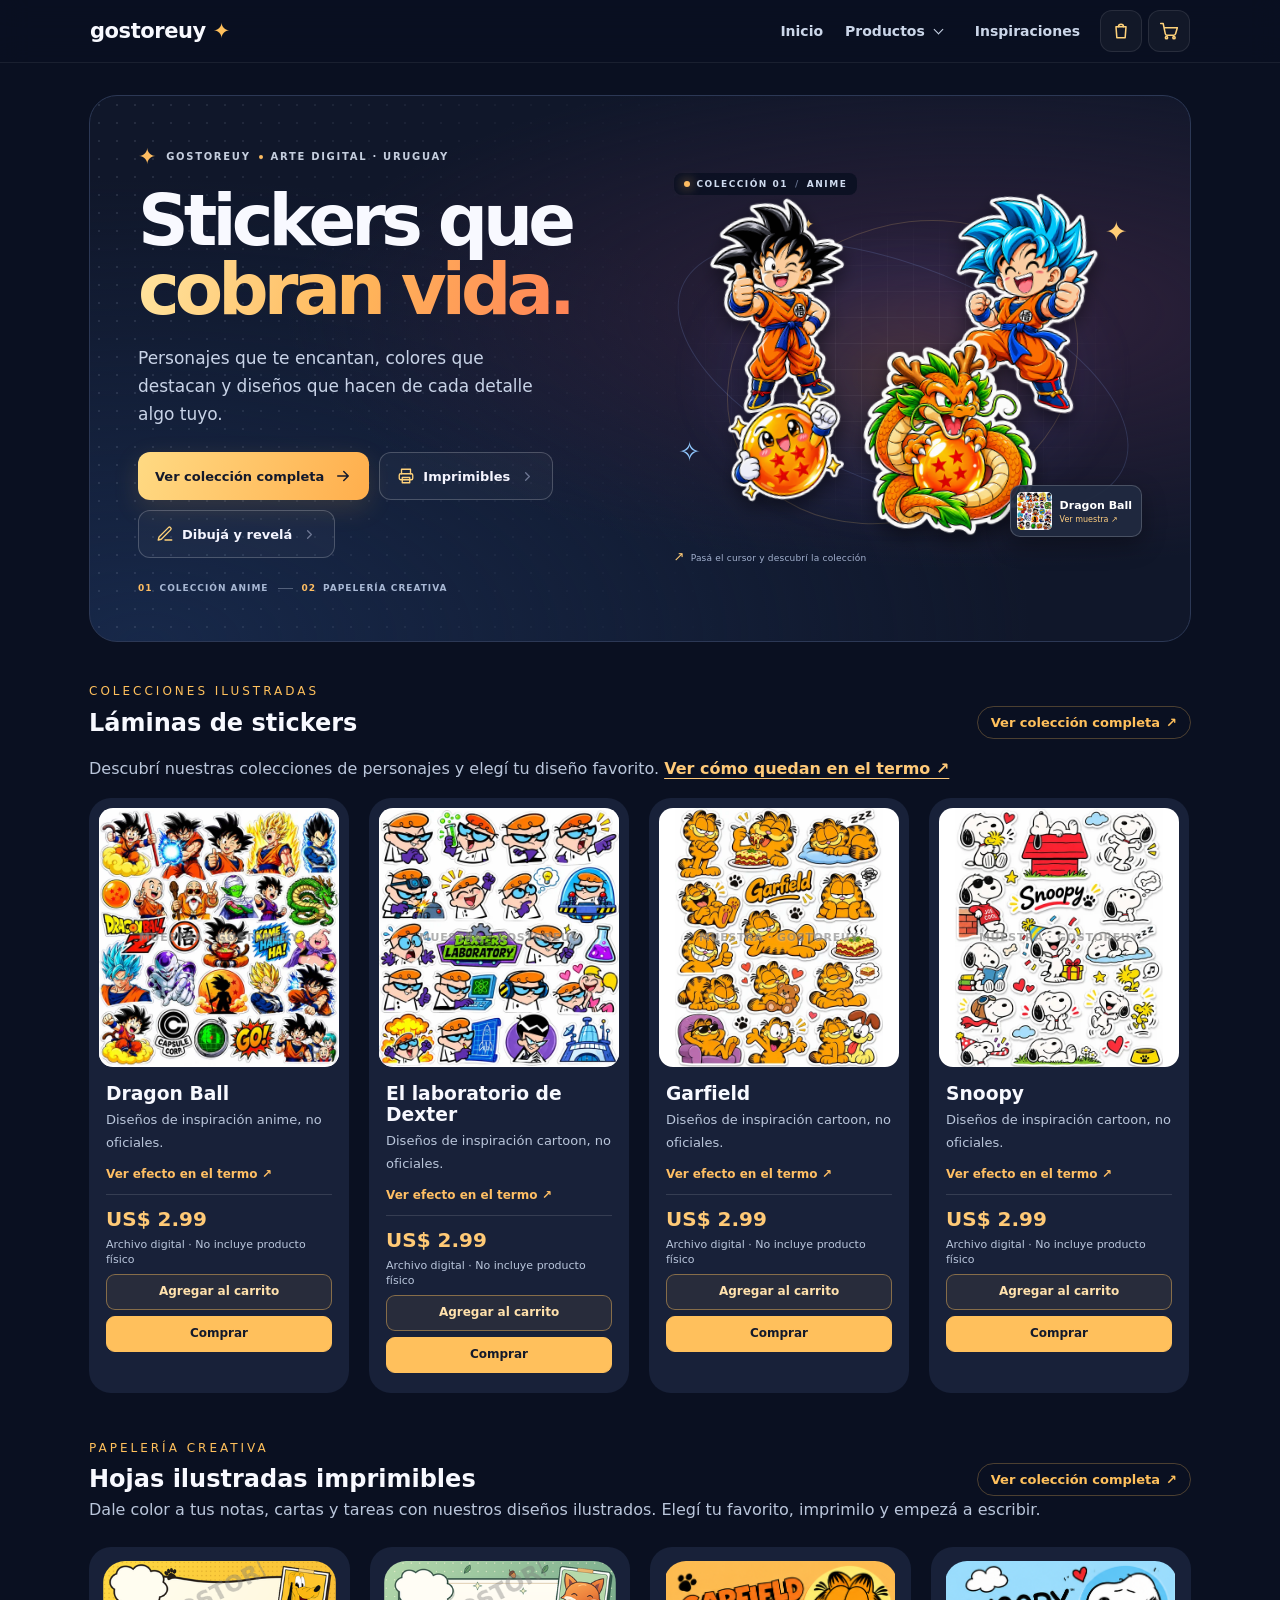
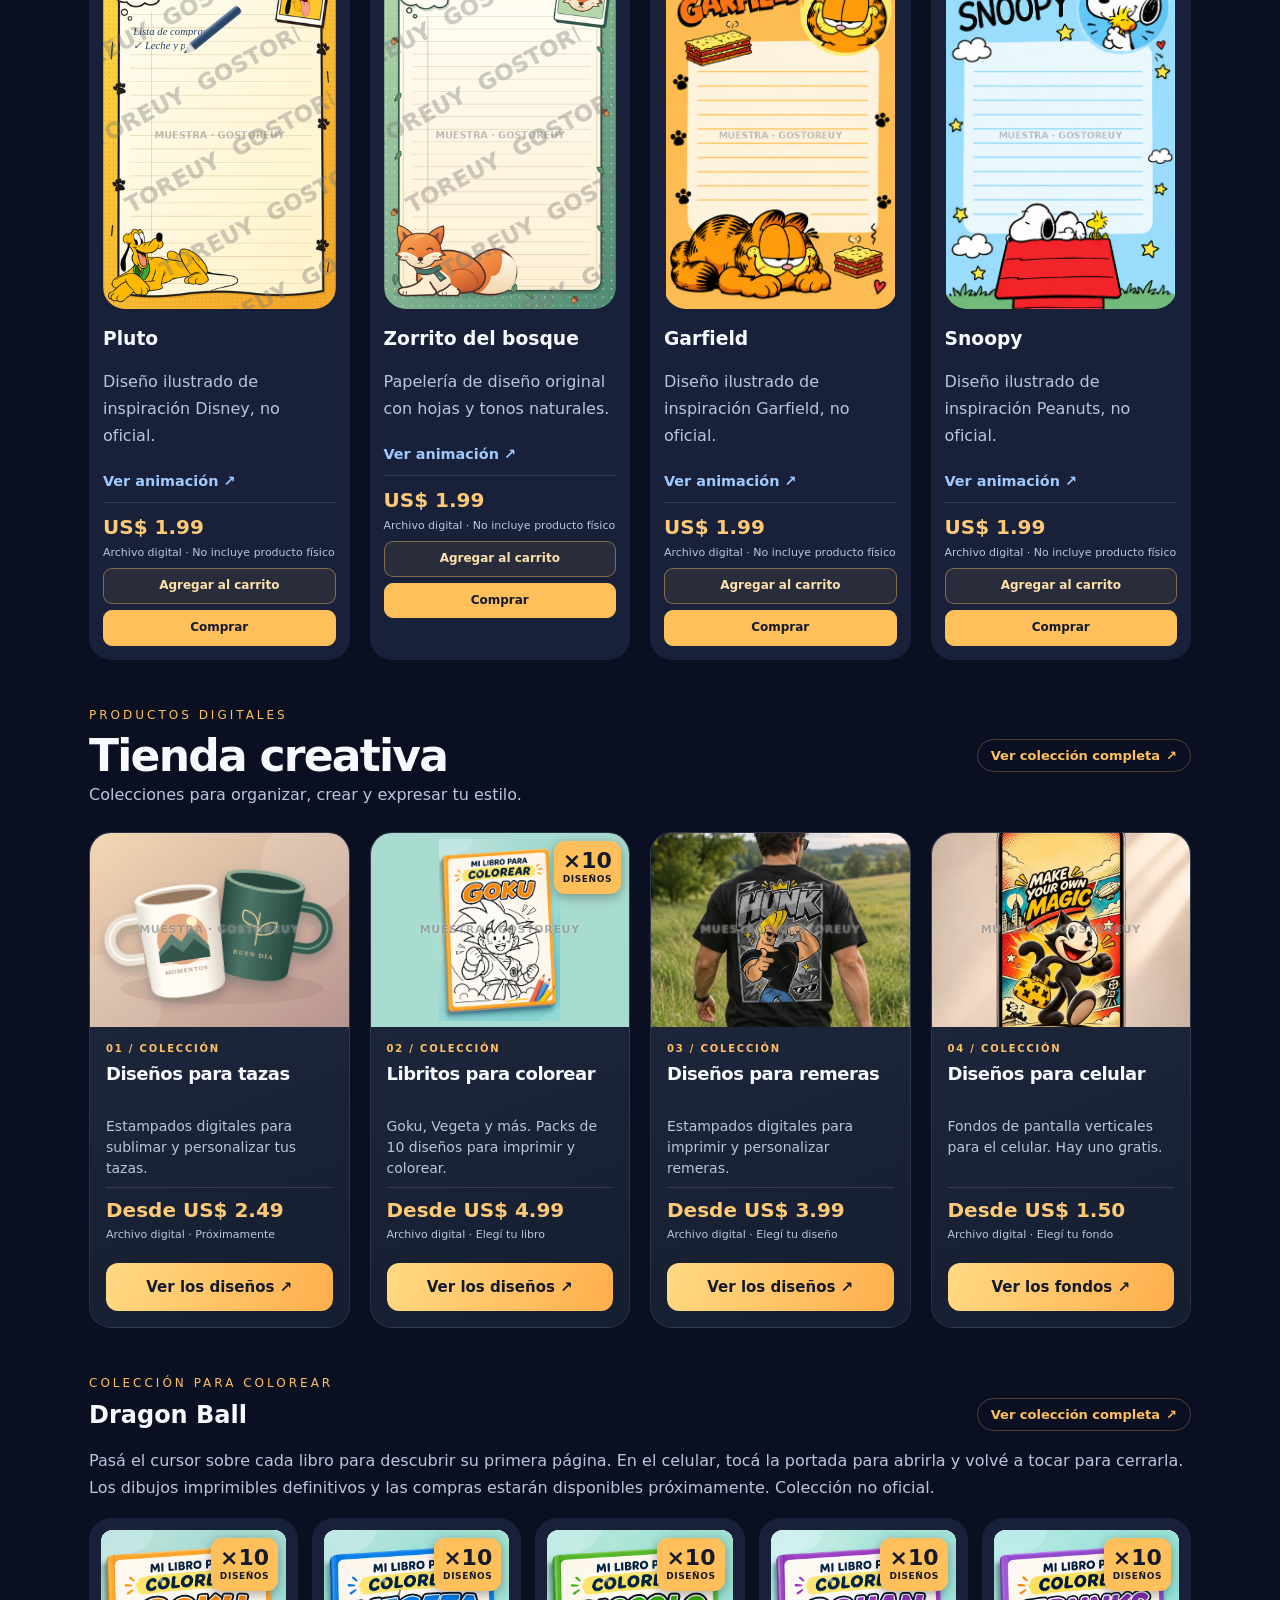
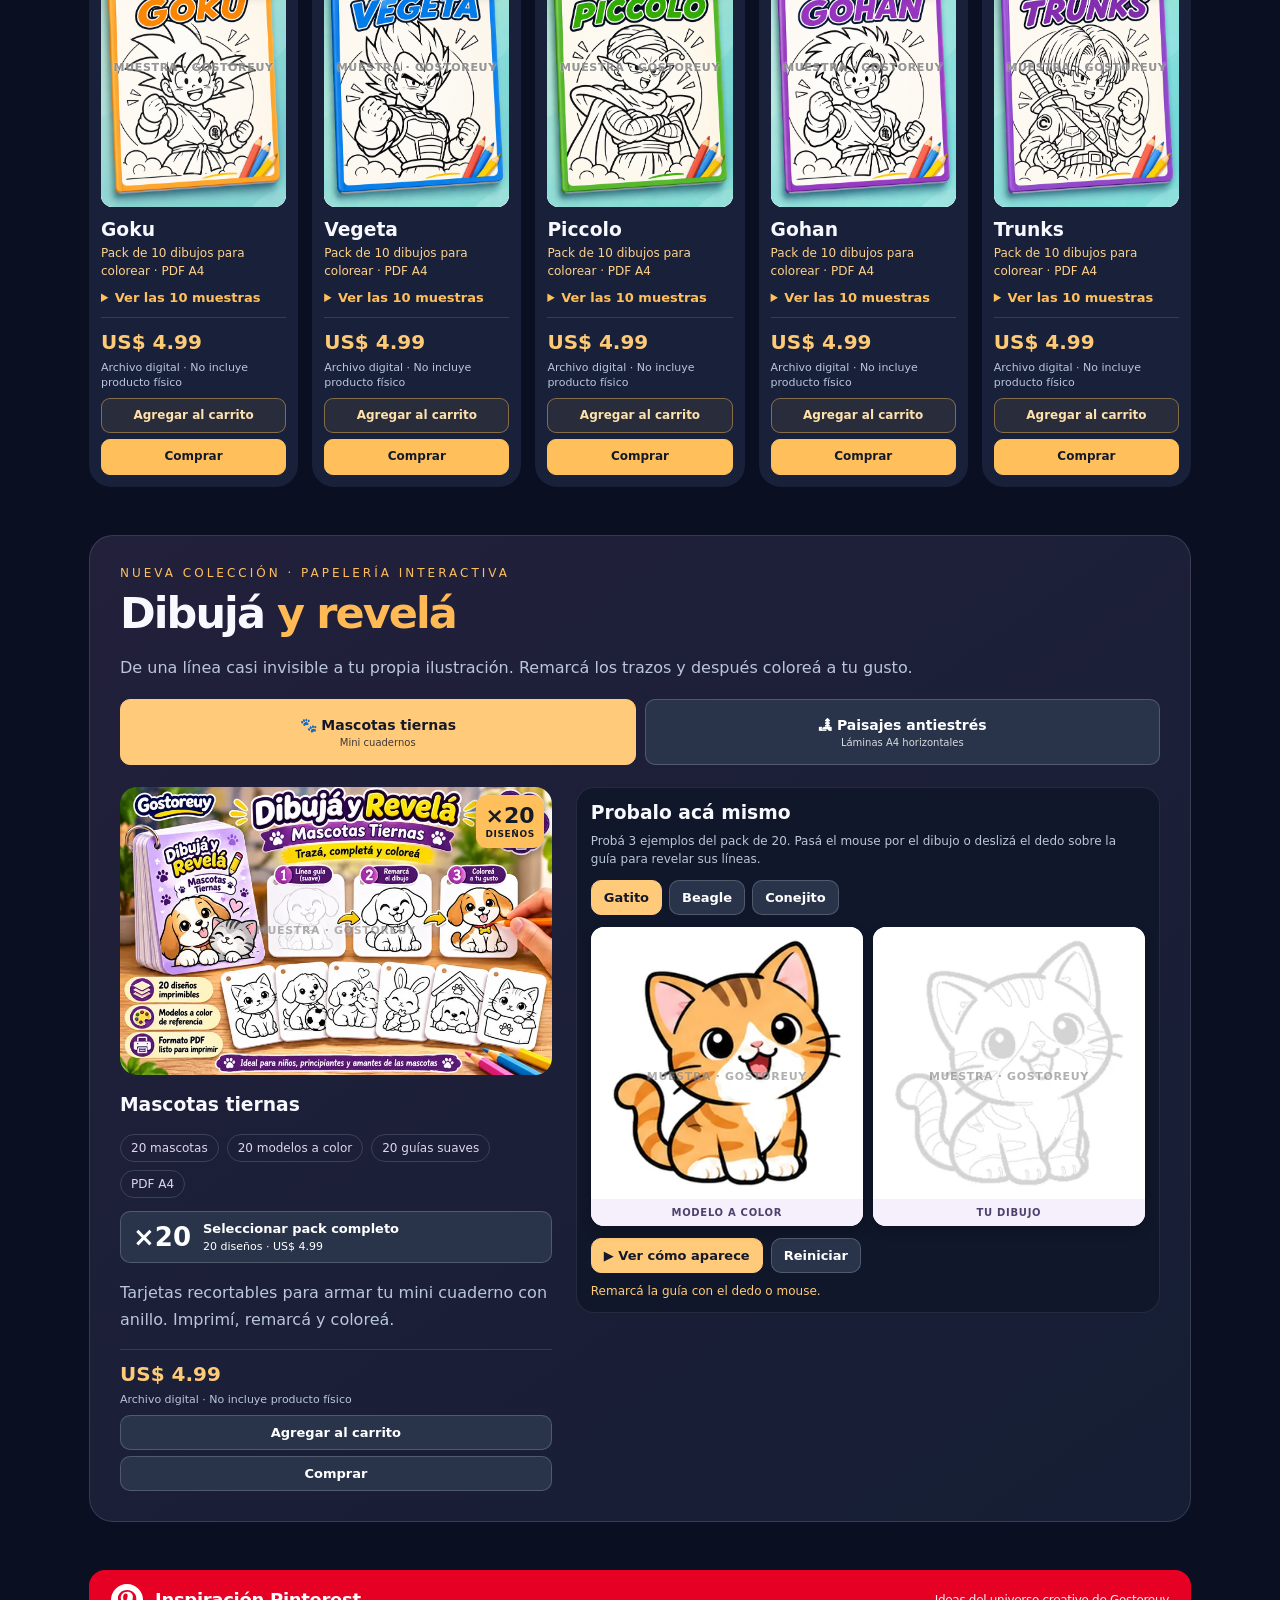
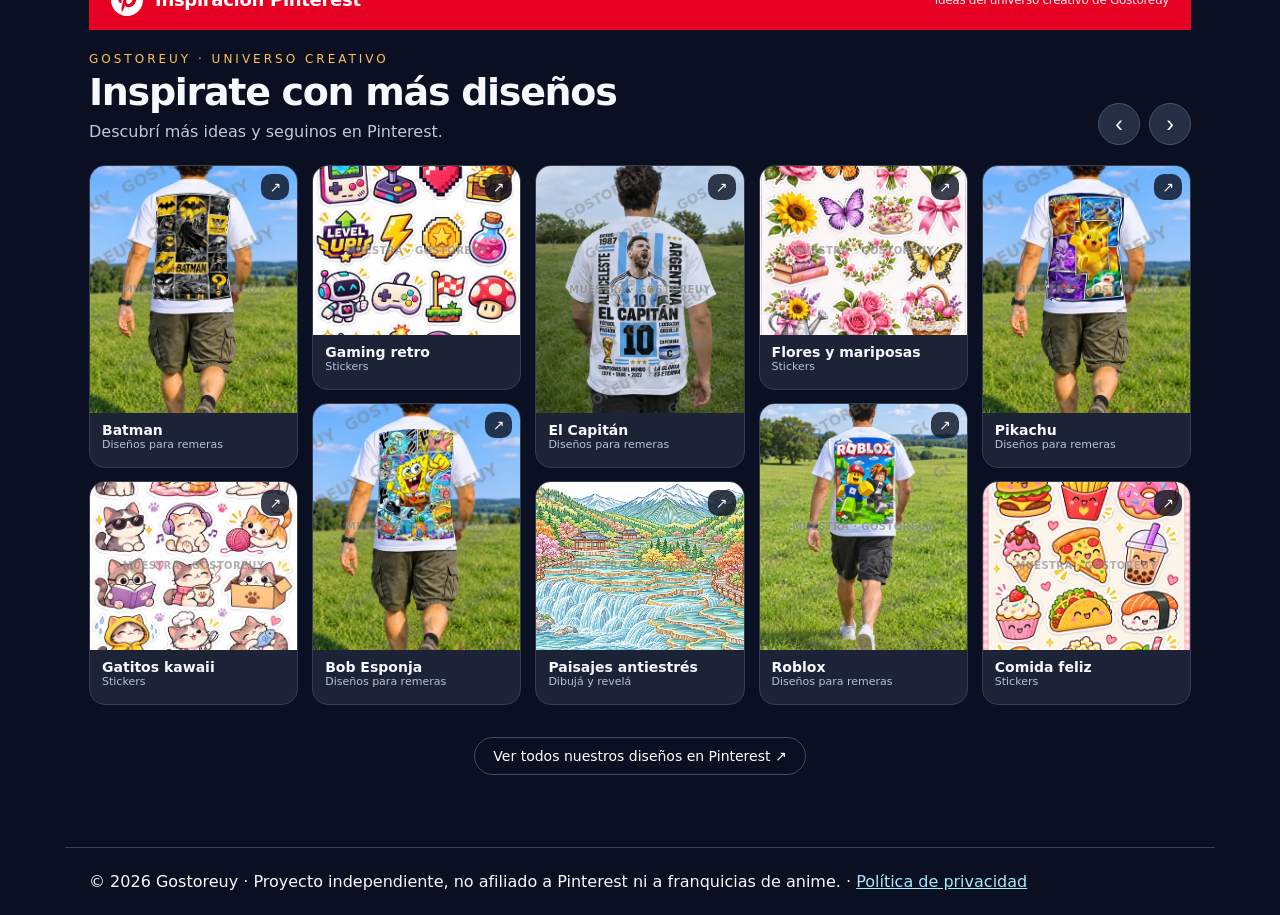
<file: index.html>
<!doctype html><html lang="es"><head><meta name="p:domain_verify" content="42e2a59a33531551402f00660d3cdd75"/><meta charset="utf-8"><meta name="viewport" content="width=device-width, initial-scale=1"><title>Gostoreuy — Universo creativo</title><style>*{box-sizing:border-box}body{margin:0;background:#0a1021;color:#f8f9ff;font:16px system-ui}main,header,footer{max-width:1150px;margin:auto;padding:24px}header{display:flex;justify-content:space-between}a{color:#a7e9ff}h1{font-size:clamp(48px,8vw,92px);line-height:1;letter-spacing:-.06em;margin:18px 0}em{color:#ffba55;font-style:normal}p{color:#bac6db;line-height:1.7}.hero{display:grid;grid-template-columns:1fr 1fr;gap:32px;align-items:center;padding:45px 0}.hero img,.card img{width:100%;display:block;border-radius:22px}.tag{color:#ffc05c;text-transform:uppercase;letter-spacing:3px;font-size:12px}.btn{display:inline-block;background:#ffc05c;color:#131324;padding:13px 24px;border-radius:30px;text-decoration:none;font-weight:bold}.grid{display:grid;grid-template-columns:repeat(auto-fit,minmax(230px,1fr));gap:20px}.card{background:#182139;border-radius:22px;overflow:hidden;padding:14px}.card img{aspect-ratio:4/3;object-fit:cover}section{margin-bottom:48px}footer{border-top:1px solid #35405b}@media(max-width:700px){.hero{grid-template-columns:1fr}}.cuadernos-fila{grid-template-columns:repeat(4,minmax(0,1fr));align-items:stretch}.cuadernos-fila .card{min-width:0}@media(max-width:700px){.cuadernos-fila{grid-template-columns:repeat(4,minmax(155px,1fr));overflow-x:auto;padding-bottom:10px}}
/* Portada destacada */
.hero-feature{position:relative;isolation:isolate;display:grid;grid-template-columns:minmax(0,1.02fr) minmax(0,1fr);gap:clamp(20px,3vw,40px);align-items:center;padding:clamp(24px,4vw,48px);margin:8px 0 42px;border:1px solid #2c3855;border-radius:28px;background:radial-gradient(ellipse at 80% 40%,#30213b 0,transparent 55%),radial-gradient(ellipse at 5% 100%,#172849 0,transparent 60%),#10172a;overflow:hidden}
.hero-feature:before{content:"";position:absolute;inset:0;z-index:-1;opacity:.13;background-image:radial-gradient(#bdc9e2 1px,transparent 1px);background-size:18px 18px;mask-image:linear-gradient(90deg,#000,transparent 60%)}
.hero-copy{min-width:0;position:relative;z-index:3}
.hero-kicker{display:flex;gap:8px;align-items:center;flex-wrap:wrap;color:#c5cede;font-size:10px;font-weight:800;letter-spacing:1.7px}
.hero-kicker span{font-size:22px;color:#ffbd61}.hero-kicker i{width:4px;height:4px;border-radius:50%;background:#ffbd61}
.hero-feature h1{font-size:clamp(42px,5.5vw,76px);line-height:.98;letter-spacing:-.07em;font-weight:900;margin:18px 0 19px}
.hero-feature h1 em{white-space:nowrap;color:#ffc466;background:linear-gradient(105deg,#ffe5a0,#ffb75a 50%,#ff8256);background-clip:text;-webkit-background-clip:text;-webkit-text-fill-color:transparent}
.hero-copy p{font-size:clamp(14px,1.45vw,17px);line-height:1.65;max-width:410px;color:#c8d3e7;margin:0 0 24px}
.hero-actions{display:flex;gap:10px;flex-wrap:wrap}
.hero-primary,.hero-secondary{display:inline-flex;align-items:center;justify-content:center;gap:10px;min-height:48px;border-radius:12px;padding:12px 17px;text-decoration:none;font-weight:800;font-size:13px;transition:transform .2s}
.hero-primary{background:linear-gradient(110deg,#ffda83,#ffae4c);color:#14192b;box-shadow:0 8px 26px #ffb84a25}
.hero-secondary{border:1px solid #ffffff35;background:#ffffff08;color:#f5f5ff}.hero-primary:hover,.hero-secondary:hover{transform:translateY(-3px)}
.hero-categories{display:flex;align-items:center;gap:7px;flex-wrap:wrap;font-size:9px;font-weight:800;color:#a8b8d4;letter-spacing:1px;margin-top:25px}
.hero-categories span{color:#ffbe62}.hero-categories b{width:15px;height:1px;background:#52607a;margin:0 2px}
.sticker-stage{position:relative;isolation:isolate;width:100%;aspect-ratio:1.22;min-width:0;border-radius:20px;outline:none}
.stage-grid{position:absolute;inset:10% 3% 9%;border:1px solid #ffffff10;border-radius:20px;background-image:linear-gradient(#ffffff0b 1px,transparent 1px),linear-gradient(90deg,#ffffff0b 1px,transparent 1px);background-size:26px 26px;mask-image:radial-gradient(ellipse,#000 20%,transparent 76%)}
.stage-halo{position:absolute;inset:12% 4% 8%;background:radial-gradient(ellipse,#fcad5d24 0,#7477ff0e 49%,transparent 73%);filter:blur(10px);z-index:-1}
.stage-ring{position:absolute;border-radius:50%;border:1px solid #ffcd7630;pointer-events:none;inset:14% 12% 12%;transform:rotate(-25deg)}.ring-two{inset:24% 0 20%;border-color:#8eafff2b;transform:rotate(22deg)}
.stage-label{position:absolute;top:0;left:2%;display:flex;gap:7px;align-items:center;color:#cfdbef;font-size:9px;letter-spacing:1.5px;font-weight:800}.stage-label>span:not(.stage-dot){color:#65718e}.stage-dot{width:6px;height:6px;background:#ffbd62;border-radius:50%;box-shadow:0 0 12px #ffbd62}
.stage-star{position:absolute;color:#ffcd75;font-size:27px}.star-a{top:11%;right:3%}.star-b{bottom:25%;left:3%;color:#91c8ff}.star-c{top:11%;left:29%;font-size:14px}
.floating-sticker{position:absolute;z-index:2;--r:0deg;--shift:12px;--delay:0ms;animation:sticker-enter .85s cubic-bezier(.2,.8,.2,1) both;animation-delay:var(--delay);transition:transform .55s cubic-bezier(.18,.8,.3,1.25);transform:rotate(var(--r));pointer-events:none}
.hero-feature .floating-sticker img{display:block;width:100%;height:auto;object-fit:contain;border-radius:0;filter:drop-shadow(0 8px 9px #0007);pointer-events:none}
.sticker-goku{left:4%;top:7%;width:41%;--r:-9deg;--delay:80ms;--shift:8px;z-index:4}
.sticker-goku-blue{right:4%;top:5%;width:41%;--r:9deg;--delay:250ms;--shift:12px;z-index:3}
.sticker-dragon{left:37%;top:43%;width:45%;--r:-5deg;--delay:420ms;--shift:13px;z-index:5}
.sticker-esfera{left:13%;top:56%;width:25%;--r:-10deg;--delay:590ms;--shift:6px;z-index:6}
@keyframes sticker-enter{from{opacity:0;transform:translateX(-100px) translateY(18px) scale(.55) rotate(-22deg)}to{opacity:1;transform:translateX(0) rotate(var(--r)) scale(1)}}
@keyframes sticker-hover{0%{transform:translateX(0) rotate(var(--r))}45%{transform:translateX(var(--shift)) translateY(-12px) rotate(0deg) scale(1.05)}100%{transform:translateX(0) rotate(var(--r))}}
.sticker-stage:hover .floating-sticker,.sticker-stage:focus-within .floating-sticker{animation:sticker-hover 1.25s ease-in-out infinite;animation-delay:calc(var(--delay) * .7)}
.sheet-mini{position:absolute;bottom:7%;right:0;z-index:8;display:flex;align-items:center;gap:8px;background:#202a40eF;border:1px solid #ffffff30;box-shadow:0 8px 24px #0005;border-radius:10px;padding:6px 9px 6px 6px;text-decoration:none;color:#fff;transition:transform .2s}
.sheet-mini:hover{transform:translateY(-4px)}.hero-feature .sheet-mini img{width:35px;height:38px;object-fit:contain;background:white;border-radius:5px}.sheet-mini strong,.sheet-mini small{display:block}.sheet-mini strong{font-size:11px}.sheet-mini small{font-size:8px;margin-top:3px;color:#ffcf80}
.stage-hint{position:absolute;bottom:0;left:2%;font-size:9px;color:#a3b1ce;letter-spacing:.2px}.stage-hint span{color:#ffcb76;font-size:13px;margin-right:3px}
.hero-feature a:focus-visible,.sticker-stage:focus-visible{outline:2px solid #ffcb76;outline-offset:4px}
@media(max-width:850px){.hero-feature{padding:26px;gap:20px}.hero-feature h1{font-size:clamp(39px,5.7vw,54px)}.hero-actions a{padding:10px 13px}.stage-label{font-size:8px}}
@media(max-width:700px){.hero-feature{grid-template-columns:1fr;padding:25px 21px 19px;border-radius:22px;gap:21px;margin-top:0}.hero-feature h1{font-size:clamp(39px,10.5vw,65px)}.hero-copy p{margin-bottom:19px}.hero-categories{margin-top:19px}.sticker-stage{max-width:460px;margin:auto;aspect-ratio:1.2}.stage-hint{display:none}.sheet-mini{bottom:1%}}
@media(prefers-reduced-motion:reduce){.hero-feature *{animation:none!important;transition:none!important}.floating-sticker{opacity:1}}
.creative-shop h2{font-size:clamp(28px,4vw,44px);letter-spacing:-.04em;margin:12px 0 8px}.shop-intro{margin:0 0 24px}.shop-grid{grid-template-columns:repeat(3,minmax(0,1fr));gap:20px}.shop-card{padding:0;border:1px solid #ffffff16;background:linear-gradient(160deg,#202a40,#151d30);transition:transform .25s,box-shadow .25s}.shop-card:hover{transform:translateY(-5px);box-shadow:0 12px 32px #0005}.shop-card img{border-radius:0;aspect-ratio:4/3;object-fit:cover}.shop-details{padding:18px 20px 21px}.shop-index{color:#ffbf64;letter-spacing:1.8px;font-size:10px;font-weight:bold}.shop-card h3{font-size:20px;letter-spacing:-.5px;margin:10px 0}.shop-card p{font-size:14px;margin:0 0 16px;line-height:1.6}.shop-status{display:inline-block;color:#c4cfe2;font-size:11px;border:1px solid #ffffff24;padding:6px 10px;border-radius:20px}@media(max-width:700px){.shop-grid{grid-template-columns:1fr}.shop-card{max-width:460px;width:100%;margin:auto}}@media(prefers-reduced-motion:reduce){.shop-card{transition:none}}@media(min-width:1000px){.shop-grid{grid-template-columns:repeat(4,minmax(0,1fr))}.shop-details{padding:16px}.shop-card h3{font-size:18px}}@media(min-width:701px) and (max-width:999px){.shop-grid{grid-template-columns:repeat(2,minmax(0,1fr))}}.sticker-collection-grid{grid-template-columns:repeat(auto-fit,minmax(220px,260px));justify-content:start}.sticker-collection-card{padding:10px;transition:transform .25s}.sticker-collection-card:hover{transform:translateY(-4px)}.sticker-collection-card img{aspect-ratio:1/1.08;object-fit:contain;background:#fff;border-radius:14px}.sticker-collection-info{padding:3px 7px 10px}.sticker-collection-info h3{margin:13px 0 5px}.sticker-collection-info p{font-size:13px;margin:0 0 9px}.sticker-collection-info>a{font-size:12px;color:#ffbf64;text-decoration:none;font-weight:bold}@media(max-width:600px){.sticker-collection-grid{grid-template-columns:repeat(2,minmax(0,1fr));gap:12px}.sticker-collection-info{padding:2px 3px 8px}.sticker-collection-info h3{font-size:15px}}@media(prefers-reduced-motion:reduce){.sticker-collection-card{transition:none}}.coloring-grid{grid-template-columns:repeat(auto-fit,minmax(155px,1fr));gap:14px}.coloring-grid img{aspect-ratio:2/3;object-fit:contain}.coloring-grid h3{margin:12px 0 4px}.coloring-grid p{font-size:13px;margin:4px 0}@media(max-width:600px){.coloring-grid{grid-template-columns:repeat(2,minmax(0,1fr))}}
/* Libro interactivo: portada y vista previa de primera página */
.coloring-grid .book-card{min-width:0;padding:12px;overflow:hidden}
.book-toggle{position:relative;display:block;width:100%;aspect-ratio:2/3;padding:0;border:0;border-radius:12px;background:#fff;cursor:pointer;perspective:950px;isolation:isolate;overflow:hidden}
.book-page{position:absolute;inset:0;display:flex;align-items:center;justify-content:center;background:#fff;border-radius:10px;box-shadow:inset 5px 0 12px #00000015}
.book-page canvas{display:block;width:100%;height:100%;object-fit:contain}
.book-cover{position:absolute;inset:0;display:block;transform-origin:left center;transform:rotateY(0deg);backface-visibility:hidden;transition:transform .85s cubic-bezier(.22,.72,.18,1),opacity .65s;z-index:2;border-radius:10px;overflow:hidden}
.coloring-grid .book-cover img{display:block;width:100%;height:100%;object-fit:contain;aspect-ratio:2/3;border-radius:0}
.book-toggle[aria-expanded="true"] .book-cover{transform:rotateY(-110deg);opacity:0}
.book-toggle:focus-visible{outline:3px solid #ffbe64;outline-offset:3px}
.book-action{display:block;color:#ffca79;font-size:12px;font-weight:700;margin:9px 0 4px}
.book-card .shop-status{margin-top:5px;font-size:10px}
@media(prefers-reduced-motion:reduce){.book-cover{transition:none}}
.book-action[hidden]{display:none}.book-cover{transition:transform .75s cubic-bezier(.22,.72,.18,1),opacity .55s;}.book-toggle[aria-expanded="true"] .book-cover{transform:rotateY(-110deg);opacity:0}

/* Hover nativo: no depende de JavaScript ni del tipo de puntero principal. */
@media (any-hover:hover){#colorear .book-card:hover .book-cover{transform:rotateY(-110deg);opacity:0}}
#colorear .book-toggle[data-hover="true"] .book-cover{transform:rotateY(-110deg);opacity:0}
#colorear .book-cover{pointer-events:none}
#colorear .book-page{pointer-events:none}
@media(prefers-reduced-motion:reduce){#colorear .book-cover{transition:none}}

.termo-heading{font:inherit;font-weight:inherit;color:inherit;background:none;border:0;padding:0;cursor:pointer;text-align:left}.termo-heading:hover{color:#ffca79}.termo-link{color:#ffca79;background:none;border:0;font:inherit;font-weight:700;cursor:pointer;padding:0;text-decoration:underline;text-underline-offset:4px}.termo-heading:focus-visible,.termo-link:focus-visible,.termo-close:focus-visible{outline:2px solid #ffca79;outline-offset:4px}#termo-dialog{color:#f8f9ff;background:#182139;border:1px solid #ffffff30;border-radius:22px;padding:12px;width:min(480px,94vw);max-height:94dvh;box-shadow:0 20px 80px #0009}#termo-dialog::backdrop{background:#080b16c9;backdrop-filter:blur(5px)}.termo-bar{display:flex;align-items:center;justify-content:space-between;gap:10px;padding:4px 6px 12px}.termo-bar strong{font-size:15px}.termo-close{color:#fff;background:#2b3853;border:0;border-radius:99px;width:34px;height:34px;font-size:22px;cursor:pointer;flex-shrink:0}.termo-frame{display:block;border:0;width:100%;height:min(72dvh,690px);background:#1d1b19;border-radius:12px}.termo-footer{display:flex;align-items:center;justify-content:space-between;gap:8px;padding:12px 6px 2px;font-size:12px}.termo-footer a{color:#ffca79}.termo-repeat{background:#ffca79;border:0;border-radius:20px;color:#151d30;font-weight:700;padding:8px 12px;cursor:pointer}
</style><script>(()=>{const key=new URLSearchParams(location.search).get('coleccion');const valid=['stickers','hojas','tienda','libros','todos','tazas','remeras','biblioratos','revela','celular','inspiraciones'];if(valid.includes(key))document.documentElement.dataset.catalog=key;})();</script><style>
.collection-heading{display:flex;align-items:center;justify-content:space-between;gap:12px;flex-wrap:wrap;margin:8px 0 0}.collection-heading h2{margin:0}.collection-title{color:inherit;text-decoration:none}.collection-title:hover,.collection-title:focus-visible{color:#ffc05c}.collection-more,.collection-back{display:inline-flex;align-items:center;gap:6px;color:#ffc05c;font-weight:700;font-size:13px;text-decoration:none;border:1px solid #ffbf5c45;border-radius:999px;padding:8px 13px;white-space:nowrap}.collection-more:hover,.collection-back:hover{background:#ffc05c;color:#11182a}.collection-back{display:none}
html:not([data-catalog]) :is(#coleccion-stickers,#cuadernos) .grid>article:nth-of-type(n+5){display:none!important}
html:not([data-catalog]) #colorear .grid>article:nth-of-type(n+6){display:none!important}
#colorear .coloring-grid{grid-template-columns:repeat(5,minmax(0,1fr));align-items:stretch}
html[data-catalog] main>section{display:none!important}
html[data-catalog="stickers"] main>section#coleccion-stickers,html[data-catalog="hojas"] main>section#cuadernos,html[data-catalog="tienda"] main>section#galeria,html[data-catalog="libros"] main>section#colorear{display:block!important}
html[data-catalog] .collection-more{display:none}html[data-catalog] .collection-back{display:inline-flex}html[data-catalog] .collection-title{pointer-events:none}html[data-catalog] main>section{margin-top:20px}
@media(max-width:700px){#colorear .coloring-grid{grid-template-columns:repeat(2,minmax(0,1fr))}.collection-heading{align-items:flex-start}.collection-more,.collection-back{font-size:12px}html[data-catalog="hojas"] #cuadernos .cuadernos-fila{grid-template-columns:repeat(2,minmax(0,1fr));overflow:visible}}
</style><style id="shop-alignment">
#galeria .shop-grid{align-items:stretch;grid-auto-rows:1fr}
#galeria .shop-card{display:flex;flex-direction:column;align-self:stretch;width:100%;max-width:none;height:100%;margin:0;transition:box-shadow .25s,border-color .25s}
#galeria .shop-card:hover{transform:none;border-color:#ffbf6455;box-shadow:0 12px 32px #0005}
#galeria .shop-card>a{display:block;width:100%;flex:none}
#galeria .shop-card img{display:block;width:100%;aspect-ratio:4/3;object-fit:cover;flex:none;margin:0;border-radius:0}
#galeria .shop-details{display:flex;flex-direction:column;flex:1;align-items:flex-start;min-width:0}
#galeria .shop-card h3{min-height:2.6em;line-height:1.3;margin:10px 0}
#galeria .shop-card p{flex:1;margin-bottom:18px}
#galeria .shop-details>.btn,#galeria .shop-details>.shop-status{margin-top:auto;min-height:42px;display:inline-flex;align-items:center;justify-content:center;padding:9px 14px}
@media(max-width:700px){#galeria .shop-grid{grid-auto-rows:1fr}#galeria .shop-card h3{min-height:3.9em}}
</style><style id="revela-style">
#dibuja-revela{scroll-margin-top:18px;background:linear-gradient(145deg,#22203b,#151e34);border:1px solid #ffffff20;border-radius:24px;padding:clamp(16px,3vw,30px)}
#dibuja-revela h2{margin:8px 0;font-size:clamp(30px,4vw,43px);letter-spacing:-.045em}
#dibuja-revela .rv-layout{display:grid;grid-template-columns:minmax(0,.85fr) minmax(0,1.15fr);gap:24px;align-items:start}
#dibuja-revela .rv-cover{width:100%;display:block;border-radius:17px;aspect-ratio:3/2;object-fit:cover}
#dibuja-revela .rv-meta{display:flex;gap:8px;flex-wrap:wrap;margin:13px 0}
#dibuja-revela .rv-meta span{border:1px solid #ffffff25;border-radius:20px;padding:6px 10px;font-size:12px;color:#ded7ed}
#dibuja-revela .rv-demo{padding:14px;background:#10172a;border:1px solid #ffffff16;border-radius:18px}
#dibuja-revela .rv-demo h3{margin:0 0 6px}
#dibuja-revela .rv-select{display:flex;flex-wrap:wrap;gap:7px;margin:12px 0}
#dibuja-revela button{cursor:pointer;font:inherit;color:#fff;border:1px solid #ffffff30;background:#29344b;border-radius:10px;padding:9px 12px;font-size:13px;font-weight:700}
#dibuja-revela button[aria-pressed=true],#dibuja-revela .rv-play{background:#ffca79;color:#15182a;border-color:#ffca79}
#dibuja-revela button:focus-visible,#dibuja-revela canvas:focus-visible{outline:3px solid #ffca79;outline-offset:3px}
#dibuja-revela .rv-pair{display:grid;grid-template-columns:repeat(2,minmax(0,1fr));gap:10px}
#dibuja-revela .rv-paper{position:relative;background:#fff;border-radius:13px;overflow:hidden;box-shadow:0 5px 12px #0003}
#dibuja-revela canvas{display:block;width:100%;height:auto;aspect-ratio:1}
#dibuja-revela #rv-draw{touch-action:none;cursor:crosshair}
#dibuja-revela .rv-label{display:block;font-size:10px;text-align:center;letter-spacing:.7px;font-weight:800;padding:8px 3px;background:#f5f0fc;color:#50416e}
#dibuja-revela .rv-tools{display:flex;flex-wrap:wrap;gap:8px;margin-top:12px}
#dibuja-revela .rv-hint{font-size:12px;line-height:1.5;margin:9px 0 0}
#dibuja-revela .rv-status{font-size:12px;color:#ffca79;margin-top:11px}
@media(max-width:800px){#dibuja-revela .rv-layout{grid-template-columns:1fr}}
</style><style id="paisaje-a4-css">
#paisajes-antiestres{margin-top:30px;padding-top:26px;border-top:1px solid #ffffff22;scroll-margin-top:20px}
#paisajes-antiestres h3{font-size:clamp(24px,3vw,33px);letter-spacing:-.035em;margin:7px 0}
#paisajes-antiestres .pa-sheet{position:relative;display:block;width:100%;aspect-ratio:297/210;padding:0;border:0;border-radius:6px;background:#fff;perspective:1600px;isolation:isolate;overflow:hidden;box-shadow:0 10px 30px #0006;cursor:pointer}
#paisajes-antiestres .pa-sheet img{display:block;position:absolute;inset:0;width:100%;height:100%;object-fit:contain;border-radius:0;background:#fff;pointer-events:none}
#paisajes-antiestres .pa-guide{z-index:2;transform-origin:left center;backface-visibility:hidden;transition:transform .85s cubic-bezier(.22,.72,.18,1),opacity .6s}
#paisajes-antiestres .pa-sheet[aria-expanded=true] .pa-guide{transform:rotateY(-112deg);opacity:0}
@media(any-hover:hover){#paisajes-antiestres .pa-sheet:hover .pa-guide{transform:rotateY(-112deg);opacity:0}}
#paisajes-antiestres .pa-controls{display:flex;align-items:center;flex-wrap:wrap;gap:12px;margin-top:14px}
#paisajes-antiestres .pa-controls button{background:#ffca79;color:#15182a;border-color:#ffca79}
#paisajes-antiestres .pa-caption{font-size:12px;color:#c5d1e5;margin:10px 0}
@media(prefers-reduced-motion:reduce){#paisajes-antiestres .pa-guide{transition:none}}
</style><style id="rv-collection-tabs-css">
#dibuja-revela .rv-collections{display:grid;grid-template-columns:repeat(2,minmax(0,1fr));gap:9px;margin:18px 0 22px}
#dibuja-revela .rv-collections button{display:flex;flex-direction:column;align-items:center;justify-content:center;gap:4px;text-align:center;min-height:66px;padding:10px 6px;font-size:14px}
#dibuja-revela .rv-collections button small{font-size:10px;font-weight:500;opacity:.82}
#dibuja-revela .rv-collections button[aria-selected=true]{background:#ffca79;color:#15182a;border-color:#ffca79}
#dibuja-revela [role=tabpanel][hidden]{display:none!important}
#dibuja-revela #paisajes-antiestres{margin:0;padding:0;border:0}
#dibuja-revela .pa-banner{position:relative;overflow:hidden;border-radius:17px;background:#eee6d6;color:#24382d;padding:clamp(12px,2.5vw,25px);margin-bottom:20px}
#dibuja-revela .pa-banner-top{text-align:center;margin-bottom:12px}
#dibuja-revela .pa-banner-top strong{font-size:clamp(19px,4vw,35px);font-family:Georgia,serif;display:block;line-height:1.13}
#dibuja-revela .pa-banner-top small{display:block;margin:5px 0;color:#59604e;font-size:12px;font-weight:700}
#dibuja-revela .pa-banner-pair{display:grid;grid-template-columns:1fr 1fr;gap:9px}
#dibuja-revela .pa-banner-pair figure{margin:0;min-width:0}
#dibuja-revela .pa-banner-pair img{width:100%;display:block;aspect-ratio:297/210;object-fit:contain;background:#fff;border-radius:5px;box-shadow:0 3px 9px #44332525}
#dibuja-revela .pa-banner-pair figcaption{text-align:center;margin-top:7px;font-size:clamp(10px,2vw,13px);font-weight:750}
#dibuja-revela .pa-banner-bottom{text-align:center;font-size:12px;font-weight:700;margin:12px 0 0}
@media(max-width:420px){#dibuja-revela .rv-collections button{font-size:12px}}
</style><style>
.site-header{align-items:center;gap:16px;position:relative;z-index:30;flex-wrap:wrap}
.site-brand{font-weight:800;text-decoration:none;color:#f8f9ff;white-space:nowrap}
.site-nav{display:flex;align-items:center;justify-content:flex-end;gap:clamp(12px,2.5vw,28px);font-size:14px;font-weight:650}
.site-nav-link,.product-nav summary{color:#cbd6e9;text-decoration:none;white-space:nowrap;padding:9px 0}
.site-nav-link:hover,.product-nav summary:hover,.product-nav[open] summary{color:#ffc05c}
.product-nav{position:relative}
.product-nav summary{display:flex;align-items:center;gap:7px;cursor:pointer;list-style:none}
.product-nav summary::-webkit-details-marker{display:none}
.nav-chevron{width:7px;height:7px;border-right:1.5px solid currentColor;border-bottom:1.5px solid currentColor;transform:rotate(45deg);margin-top:-4px;transition:transform .18s}
.product-nav[open] .nav-chevron{transform:rotate(225deg);margin-top:3px}
.product-dropdown{position:absolute;top:calc(100% + 8px);right:0;width:252px;max-width:calc(100vw - 32px);background:#182139;border:1px solid #35405b;border-radius:14px;padding:7px;box-shadow:0 15px 38px #0008;z-index:40}
.product-dropdown a{display:block;padding:11px 13px;border-radius:8px;text-decoration:none;color:#e2e9f7;font-size:13px;line-height:1.35}
.product-dropdown a:hover,.product-dropdown a:focus-visible{background:#29344b;color:#ffc05c}
.site-nav a:focus-visible,.product-nav summary:focus-visible,.site-brand:focus-visible{outline:2px solid #ffc05c;outline-offset:4px;border-radius:4px}
#coleccion-stickers,#cuadernos,#colorear,#dibuja-revela,#producto-tazas,#producto-remeras,#producto-biblioratos{scroll-margin-top:24px}
@media(max-width:470px){.site-header{padding:18px 16px;gap:8px 12px}.site-nav{gap:16px;font-size:13px}.product-dropdown{right:-64px;width:236px}}
@media(prefers-reduced-motion:reduce){.nav-chevron{transition:none}}
</style><style id="all-products-navigation">
.product-nav-group{display:flex;align-items:center;gap:0;position:relative}
.product-nav-group .product-nav{position:static}
.product-nav-group .product-nav summary{padding:10px 8px;min-width:28px;min-height:36px;justify-content:center}
.product-nav-group .product-dropdown{top:100%;right:0}
html[data-catalog="todos"] .product-all-link{color:#ffc05c}
.all-products-heading{display:none}
html[data-catalog="todos"] .all-products-heading{display:block;margin:8px 0 32px}
.all-products-heading h1{font-size:clamp(36px,6vw,64px);margin:12px 0;letter-spacing:-.045em}
.all-products-heading p{margin:0}
html[data-catalog="todos"] main>section:not(.hero-feature){display:block!important}
html[data-catalog="todos"] .collection-back{display:none}
html[data-catalog="todos"] .collection-title{pointer-events:auto}
html[data-catalog="todos"] .collection-more{display:inline-flex}
@media(max-width:700px){html[data-catalog="todos"] #cuadernos .cuadernos-fila{grid-template-columns:repeat(2,minmax(0,1fr));overflow:visible}}
@media(max-width:470px){.product-nav-group .product-dropdown{right:-64px}}
</style><style id="pa-destinations-css">#paisajes-antiestres .pa-destination-collection{margin-top:32px;padding-top:24px;border-top:1px solid #ffffff22}html:not([data-catalog]) #paisajes-antiestres .pa-destination-collection{display:none}#paisajes-antiestres .pa-destination-grid{display:grid;grid-template-columns:repeat(auto-fit,minmax(225px,1fr));gap:14px}#paisajes-antiestres .pa-destination{min-width:0;background:#182139;border:1px solid #ffffff16;border-radius:15px;overflow:hidden}#paisajes-antiestres .pa-destination-preview{display:block;width:100%;padding:0;border:0;border-radius:0;background:#fff;cursor:zoom-in;overflow:hidden}#paisajes-antiestres .pa-destination-preview img{display:block;width:100%;height:auto;aspect-ratio:297/210;object-fit:contain;background:#fff}#paisajes-antiestres .pa-destination-info{padding:12px}#paisajes-antiestres .pa-destination-info h4{margin:6px 0 10px;font-size:17px}#pa-destination-dialog{color:#f8f9ff;background:#182139;border:1px solid #ffffff30;border-radius:16px;padding:12px;width:min(1100px,96vw);max-height:94dvh;box-shadow:0 20px 80px #0009}#pa-destination-dialog::backdrop{background:#080b16da}#pa-destination-dialog .pa-dialog-bar{display:flex;justify-content:space-between;align-items:center;gap:8px;margin-bottom:10px}#pa-destination-dialog img{display:block;width:100%;max-height:80dvh;object-fit:contain;background:#fff;border-radius:5px}@media(max-width:500px){#paisajes-antiestres .pa-destination-grid{grid-template-columns:repeat(2,minmax(0,1fr));gap:9px}#paisajes-antiestres .pa-destination-info{padding:8px}#paisajes-antiestres .pa-destination-info h4{font-size:14px}#paisajes-antiestres .pa-destination-info .tag{font-size:9px;letter-spacing:.5px}}</style><style id="isolated-product-categories">html[data-catalog="revela"] main>section#dibuja-revela,html:is([data-catalog="tazas"],[data-catalog="remeras"],[data-catalog="biblioratos"]) main>section#galeria{display:block!important}html:is([data-catalog="tazas"],[data-catalog="remeras"],[data-catalog="biblioratos"]) #galeria .shop-card{display:none}html[data-catalog="tazas"] #galeria #producto-tazas,html[data-catalog="remeras"] #galeria #producto-remeras,html[data-catalog="biblioratos"] #galeria #producto-biblioratos{display:flex}html:is([data-catalog="tazas"],[data-catalog="remeras"],[data-catalog="biblioratos"]) #galeria .shop-grid{grid-template-columns:minmax(0,340px)}</style><style id="remera-gallery">#galeria .remera-extra{display:none}html[data-catalog="remeras"] #galeria .remera-extra{display:flex!important}html[data-catalog="remeras"] #galeria .shop-grid{grid-template-columns:repeat(auto-fit,minmax(min(230px,100%),1fr))}html[data-catalog="remeras"] #galeria .shop-card:is(#producto-remeras,.remera-extra) img{display:block;width:100%;height:auto;aspect-ratio:3/4;object-fit:cover!important;object-position:center center!important}html[data-catalog="remeras"] #galeria .shop-card h3{min-height:0}</style><link rel="stylesheet" href="gostore-cart.css?v=history1"><style id="go-home-category-fix">#galeria .shop-details>.shop-status[hidden]{display:none!important}.go-choose-book{display:block;text-align:center;text-decoration:none;padding:9px 6px;border-radius:9px;font-size:12px;line-height:1.3}</style><style id="go-category-alignment">
#galeria .shop-card:not(.remera-extra):not(.taza-extra) .shop-details{padding:16px;gap:8px}
#galeria .shop-card:not(.remera-extra):not(.taza-extra) .shop-details>h3{min-height:0;margin:0;line-height:1.3;font-size:18px}
#galeria .shop-card:not(.remera-extra):not(.taza-extra) .shop-details>p{flex:none;margin:0;line-height:1.5;font-size:14px}
#galeria .shop-card:not(.remera-extra):not(.taza-extra) .shop-details>.shop-status{display:none!important}
#galeria .shop-card:not(.remera-extra):not(.taza-extra) .go-buy-panel{margin-top:auto;padding-top:10px;gap:6px;grid-template-rows:24px 29px 70px}
#galeria .shop-card:not(.remera-extra):not(.taza-extra) .go-buy-actions{grid-template-rows:repeat(2,minmax(0,1fr));gap:5px}
#galeria .shop-card:not(.remera-extra):not(.taza-extra) .go-price{line-height:24px}
#galeria #producto-libros .go-choose-book{align-self:end;min-height:33px;display:flex;align-items:center;justify-content:center}
#galeria #producto-libros>a{background:radial-gradient(ellipse,#3f526a,#141c2e)}
#galeria #producto-libros img{object-fit:contain;padding:6px}
@media(min-width:701px){#galeria .shop-card:not(.remera-extra):not(.taza-extra) .shop-details>h3{min-height:2.6em}#galeria .shop-card:not(.remera-extra):not(.taza-extra) .shop-details>p{min-height:4.5em}}
</style><style id="go-pack-quantities">
.go-pack-cover,#galeria #producto-libros>a{position:relative}.go-pack-badge{position:absolute;top:8px;right:8px;z-index:5;display:flex;flex-direction:column;align-items:center;justify-content:center;min-width:57px;min-height:53px;padding:6px 9px;background:#ffc05c;color:#151a29;font-size:22px;font-weight:900;line-height:1;border-radius:11px;box-shadow:0 3px 12px #0005;pointer-events:none}.go-pack-badge small{font-size:9px;letter-spacing:.6px;margin-top:3px}.go-pack-info{display:block;font-size:12px;color:#ffd18a;line-height:1.45;margin:5px 0}.go-pack-select{display:flex;align-items:center;gap:12px;text-align:left;width:100%;padding:11px 13px;margin:10px 0 14px;border:1px solid #ffbf6470;border-radius:12px;color:#ffdc9f;background:#ffbf6413;font:inherit;cursor:pointer}.go-pack-select>strong{font-size:26px;line-height:1}.go-pack-select>span{font-size:13px;font-weight:700}.go-pack-select small{display:block;font-size:11px;font-weight:400;margin-top:4px}.go-pack-select[aria-pressed=true]{border-color:#70cba1;color:#c8efd8;background:#70cba11a}.go-pack-select:focus-visible{outline:2px solid #ffc05c;outline-offset:2px}.shop-status[hidden]{display:none!important}
</style><style>.go-checkout.go-paypal{background:#ffc439;color:#003087;border-color:#ffc439}.go-checkout.go-paypal:disabled{opacity:.65}</style><style id="gostore-sample-watermarks">
/* Display-only watermarks: original product images and downloads are unchanged. */
.go-sample-image{display:block;position:relative;width:100%;flex:none}
#coleccion-stickers .sticker-collection-card>a:has(>img),#galeria .shop-card>a:has(>img),#paisajes-antiestres .pa-destination-preview{position:relative;display:block}
:is(.go-sample-image,#coleccion-stickers .sticker-collection-card>a:has(>img),#galeria .shop-card>a:has(>img),#colorear .book-cover,#colorear .book-page,#dibuja-revela .go-pack-cover:has(>.rv-cover),#dibuja-revela .rv-paper,#paisajes-antiestres .pa-sheet,#paisajes-antiestres .pa-destination-preview)::after{content:"MUESTRA · GOSTOREUY";position:absolute;top:50%;left:50%;transform:translate(-50%,-50%);color:rgba(90,90,90,.48);text-shadow:0 0 2px rgba(255,255,255,.55);font:700 11px/1.15 system-ui,sans-serif;letter-spacing:.65px;white-space:nowrap;pointer-events:none;z-index:8;text-align:center}
@media(max-width:480px){:is(.go-sample-image,#coleccion-stickers .sticker-collection-card>a:has(>img),#galeria .shop-card>a:has(>img),#colorear .book-cover,#colorear .book-page,#dibuja-revela .go-pack-cover:has(>.rv-cover),#dibuja-revela .rv-paper,#paisajes-antiestres .pa-sheet,#paisajes-antiestres .pa-destination-preview)::after{font-size:9px;letter-spacing:.3px}}
</style><style id="go-mobile-paper-compact">
@media(max-width:700px){
html #cuadernos .cuadernos-fila{grid-template-columns:repeat(2,minmax(0,1fr));gap:12px;overflow:visible;padding-bottom:0;align-items:stretch}
#cuadernos .paper-intro{font-size:14px;line-height:1.5;margin-bottom:14px!important}
#cuadernos .cuadernos-fila>article.card{display:flex;flex-direction:column;gap:7px;padding:10px;border-radius:16px;min-width:0}
#cuadernos .card>a:first-child{display:block;flex:none}
#cuadernos .card .hoja-preview,#cuadernos .card .hoja-preview img{border-radius:12px}
#cuadernos .card>h3{font-size:15px;line-height:1.2;min-height:2.4em;margin:2px 0 0}
#cuadernos .card>p{font-size:12px;line-height:1.4;margin:0;flex:1}
#cuadernos .card>.hoja-demo-link{font-size:12px;line-height:1.3;margin:0;padding:3px 0;align-self:flex-start}
#cuadernos .card>.go-buy-panel{display:flex;flex-direction:column;gap:5px;margin:0;padding-top:8px}
#cuadernos .card .go-price{font-size:16px;line-height:1.2}
#cuadernos .card .go-digital{font-size:10px;line-height:1.3;min-height:2.6em}
#cuadernos .card .go-buy-actions{display:grid;grid-template-columns:minmax(0,1fr);gap:5px}
#cuadernos .card .go-buy-actions button{width:100%;min-height:38px;padding:6px 4px;font-size:12px;line-height:1.2;border-radius:9px}
}
</style><style id="go-mobile-stickers-compact">
@media(max-width:700px){
#coleccion-stickers .sticker-collection-grid{grid-template-columns:repeat(2,minmax(0,1fr));gap:12px;align-items:stretch;justify-content:stretch}
#coleccion-stickers>p{font-size:14px;line-height:1.5;margin-bottom:14px}
#coleccion-stickers>p .termo-link{font-size:13px;line-height:1.4}
#coleccion-stickers .sticker-collection-card{display:flex;flex-direction:column;gap:7px;padding:10px;border-radius:16px;min-width:0}
#coleccion-stickers .sticker-collection-card>a:first-child{display:block;flex:none}
#coleccion-stickers .sticker-collection-card img{border-radius:12px}
#coleccion-stickers .sticker-collection-info{display:flex;flex-direction:column;flex:1;gap:7px;padding:0;min-width:0}
#coleccion-stickers .sticker-collection-info>h3{font-size:15px;line-height:1.2;min-height:2.4em;margin:2px 0 0;overflow-wrap:anywhere}
#coleccion-stickers .sticker-collection-info>p{font-size:12px;line-height:1.4;margin:0;flex:1}
#coleccion-stickers .sticker-collection-info>a{font-size:12px;line-height:1.3;margin:0;padding:3px 0;align-self:flex-start}
#coleccion-stickers .sticker-collection-info>.go-buy-panel{display:flex;flex-direction:column;gap:5px;margin:0;padding-top:8px}
#coleccion-stickers .go-price{font-size:16px;line-height:1.2}
#coleccion-stickers .go-digital{font-size:10px;line-height:1.3;min-height:2.6em}
#coleccion-stickers .go-buy-actions{display:grid;grid-template-columns:minmax(0,1fr);gap:5px}
#coleccion-stickers .go-buy-actions button{width:100%;min-height:38px;padding:6px 4px;font-size:12px;line-height:1.2;border-radius:9px}
}
</style><style id="go-mobile-nav-aligned">
@media(max-width:700px){
.site-header{display:flex;flex-direction:column;align-items:center;gap:8px;padding:14px 12px 10px}
.site-header>.site-brand{font-size:18px;line-height:1.3}
.site-header>.site-nav{display:grid;grid-template-columns:auto auto minmax(0,1fr) minmax(0,1fr);align-items:center;justify-content:stretch;gap:6px;width:100%;max-width:460px;font-size:12px}
.site-header .site-nav>a.site-nav-link,.site-header .site-nav>.product-nav-group{min-width:0;justify-self:stretch;min-height:40px;display:flex;align-items:center;justify-content:center;text-align:center}
.site-header .site-nav>a.site-nav-link,.site-header .product-nav-group>.site-nav-link{padding:6px 0;font-size:inherit}
.site-header .product-nav-group .product-nav summary{padding:6px 4px;min-width:19px;min-height:40px}
.site-header .product-nav-group .product-dropdown{left:0;right:auto;top:100%;transform:none;width:236px;max-width:calc(100vw - 24px);text-align:left}
.site-header .site-nav>.go-cart-toggle{justify-self:stretch;min-width:0;min-height:40px;margin:0;padding:6px 3px;font-size:12px;line-height:1.2;text-align:center;white-space:nowrap}
}
@media(max-width:350px){
.site-header>.site-nav{grid-template-columns:repeat(2,minmax(0,1fr))}
.site-header .product-nav-group .product-dropdown{left:auto;right:0}
}
</style><style id="go-category-title-links">#galeria .shop-category-title{color:inherit;text-decoration:none;display:inline-block}#galeria .shop-category-title:hover,#galeria .shop-category-title:focus-visible{color:#ffc05c;text-decoration:underline;text-underline-offset:3px}#galeria .shop-category-title:focus-visible{outline:2px solid #ffc05c;outline-offset:4px;border-radius:3px}</style><style id="go-pinterest-showcase-css">
#go-pinterest-showcase{margin:42px 0 36px;padding:0 0 12px;min-width:0}html[data-catalog] main>section#go-pinterest-showcase{display:none!important}
#go-pinterest-showcase .pin-banner{display:flex;align-items:center;gap:12px;background:#e60023;color:#fff;border-radius:16px 16px 0 0;padding:14px 22px;margin-bottom:22px;font-size:18px;font-weight:750;letter-spacing:-.3px;text-decoration:none}
#go-pinterest-showcase .pin-banner svg{width:32px;height:32px;flex:none}#go-pinterest-showcase .pin-banner small{margin-left:auto;font-size:12px;font-weight:500;opacity:.92}
#go-pinterest-showcase .head{display:flex;justify-content:space-between;align-items:end;gap:12px;margin-bottom:20px}#go-pinterest-showcase h2{font-size:clamp(26px,4vw,38px);letter-spacing:-1.3px;margin:5px 0;line-height:1.12}#go-pinterest-showcase p{margin:0;color:#bdc9df}#go-pinterest-showcase .nav{display:flex;gap:9px;flex-shrink:0}
#go-pinterest-showcase .nav button{background:#252e42;border:1px solid #48536a;border-radius:50%;width:42px;height:42px;color:#fff;font-size:23px;cursor:pointer}
#go-pinterest-showcase .rail{display:flex;gap:14px;overflow-x:auto;scroll-snap-type:x mandatory;scrollbar-width:thin;scrollbar-color:#586078 transparent;padding-bottom:14px;align-items:stretch}
#go-pinterest-showcase .stack{flex:0 0 calc((100% - 56px)/5);min-width:0;height:540px;display:grid;gap:13px;scroll-snap-align:start;grid-template-rows:minmax(0,1.35fr) minmax(0,1fr)}#go-pinterest-showcase .stack:nth-child(even){grid-template-rows:minmax(0,1fr) minmax(0,1.35fr)}
#go-pinterest-showcase .pin{position:relative;display:flex;flex-direction:column;min-height:0;color:inherit;text-decoration:none;overflow:hidden;border-radius:16px;background:#1c2337;border:1px solid #343d52;transition:border-color .2s}
#go-pinterest-showcase .pin:hover,#go-pinterest-showcase .pin:focus-visible{border-color:#ffca76;outline:2px solid #ffca76;outline-offset:-2px}
#go-pinterest-showcase .pin-media{position:relative;flex:1 1 0;min-height:0;overflow:hidden;display:block}#go-pinterest-showcase .pin-media img{width:100%;height:100%;display:block;object-fit:cover}
#go-pinterest-showcase .pin-media:after{content:"MUESTRA · GOSTOREUY";position:absolute;top:50%;left:50%;transform:translate(-50%,-50%);color:rgba(90,90,90,.48);text-shadow:0 0 2px rgba(255,255,255,.55);font:700 10px/1.15 system-ui;letter-spacing:.4px;white-space:nowrap;pointer-events:none}
#go-pinterest-showcase .info{flex:0 0 54px;min-height:54px;padding:9px 12px;overflow:hidden}#go-pinterest-showcase .info strong,#go-pinterest-showcase .info small{white-space:nowrap;overflow:hidden;text-overflow:ellipsis;display:block}#go-pinterest-showcase .info strong{font-size:14px}#go-pinterest-showcase .info small{font-size:11px;color:#b5c1d9}
#go-pinterest-showcase .out{position:absolute;top:8px;right:8px;background:#0d1222cc;padding:5px 8px;border-radius:10px;font-size:14px}
#go-pinterest-showcase .cta{display:flex;justify-content:center;margin:18px 0 0}#go-pinterest-showcase .cta a{border:1px solid #414c62;border-radius:999px;padding:10px 18px;text-decoration:none;color:#fff;font-size:14px}#go-pinterest-showcase .cta a:hover{background:#e60023;border-color:#e60023}
@media(max-width:800px){#go-pinterest-showcase .stack{flex-basis:calc((100% - 28px)/3);height:460px}#go-pinterest-showcase .pin-banner{padding:12px 15px}#go-pinterest-showcase .head{align-items:center}#go-pinterest-showcase .nav button{width:35px;height:35px}}
@media(max-width:480px){#go-pinterest-showcase .stack{flex-basis:calc((100% - 14px)/2);height:400px}#go-pinterest-showcase .pin-banner small{display:none}#go-pinterest-showcase .info{padding:8px;flex-basis:50px;min-height:50px}#go-pinterest-showcase .head p{font-size:13px}#go-pinterest-showcase .pin-media:after{font-size:8px}}
#colorear .go-book-samples{margin-top:10px;font-size:13px}#colorear .go-book-samples summary{cursor:pointer;font-weight:700;color:#ffc05c}#colorear .go-book-samples div{display:grid;grid-template-columns:repeat(2,1fr);gap:6px;margin-top:8px}#colorear .go-book-samples img{width:100%;height:auto;background:#fff;border-radius:6px;-webkit-user-drag:none;user-select:none}</style><style id="celular-tile-css">#producto-biblioratos{display:none!important}html[data-catalog="biblioratos"] #galeria #producto-biblioratos{display:flex!important}html[data-catalog="biblioratos"] #galeria #producto-celular{display:none!important}html:is([data-catalog="tazas"],[data-catalog="remeras"],[data-catalog="libros"]) #galeria #producto-celular{display:none!important}</style><style id="insp-css">html[data-catalog="inspiraciones"] main>section#inspiraciones{display:block!important}html:not([data-catalog]) #inspiraciones{display:none}html[data-catalog="todos"] #inspiraciones{display:none!important}#inspiraciones .insp-cat{margin:28px 0 10px;font-size:20px}#inspiraciones .insp-grid{display:grid;grid-template-columns:repeat(auto-fill,minmax(150px,1fr));gap:12px}#inspiraciones .insp-card{display:block;text-decoration:none;color:inherit;background:#182139;border:1px solid #ffffff16;border-radius:12px;overflow:hidden}#inspiraciones .insp-card img{display:block;width:100%;aspect-ratio:3/4;object-fit:cover;background:#fff;-webkit-user-drag:none;user-select:none}#inspiraciones .insp-card span{display:block;padding:8px 10px;font-size:13px;line-height:1.3}#inspiraciones .insp-paid{display:flex;flex-direction:column}#inspiraciones .insp-paid h3{font-size:14px;margin:8px 10px 0;line-height:1.3;min-height:2.6em}#inspiraciones .insp-grid{align-items:stretch}#inspiraciones .insp-paid .go-buy-panel{margin-top:auto!important;padding-top:8px}#inspiraciones .insp-paid .shop-status{display:none}#inspiraciones .insp-paid .shop-details{padding:0 0 10px;display:flex;flex-direction:column;flex:1}#inspiraciones .insp-paid .go-buy-panel{margin:8px 10px 0;padding:0;border:0;background:none;box-sizing:border-box;width:calc(100% - 20px);min-width:0}#inspiraciones .insp-paid .go-buy-actions{display:flex;flex-direction:column;gap:6px;width:100%}#inspiraciones .insp-paid .go-add,#inspiraciones .insp-paid .go-buy{width:100%;box-sizing:border-box}#inspiraciones .insp-paid .go-price{font-size:17px}#inspiraciones .insp-paid .go-digital{display:none}#inspiraciones .insp-paid .go-add,#inspiraciones .insp-paid .go-buy{font-size:13px;padding:8px 6px}@media(max-width:480px){#inspiraciones .insp-grid{grid-template-columns:repeat(2,minmax(0,1fr))}}</style><style id="celular-css">#celular .cel-hero{position:relative;width:100%;margin:18px auto 0;overflow:hidden;border-radius:16px;border:1px solid rgba(255,255,255,.12)}#celular .cel-hero img{display:block;width:100%;height:auto}#celular .cel-hero-claim{position:absolute;left:25%;width:50%;top:75%;height:12%;background:transparent;border:0;cursor:pointer}#celular .cel-hero-status{text-align:center;font-size:13px;margin:8px 0 0;color:#a9b3c6}@media(max-width:600px){#celular .cel-hero{border-radius:10px}}html[data-catalog="celular"] main>section#celular{display:block!important}html:not([data-catalog]) #celular{display:none}#celular .cel-card{max-width:360px;margin:18px auto 0;overflow:hidden}#celular .cel-grid{display:grid;grid-template-columns:repeat(auto-fill,minmax(240px,1fr));gap:18px;margin-top:22px}#celular .cel-grid .cel-card{margin:0;max-width:none}#celular .cel-card img{display:block;width:100%;height:auto;aspect-ratio:auto;object-fit:contain;background:#efe3d6}#celular .cel-badge{display:inline-block;background:#2fbf71;color:#08210f;font-weight:800;border-radius:20px;padding:4px 12px;font-size:13px}#celular .cel-btn{padding:12px 16px;border-radius:12px;border:0;font-weight:700;background:#ffc05c;color:#151d30;cursor:pointer;white-space:nowrap}#celular .cel-btn:disabled{opacity:.6;cursor:wait}#celular .cel-claim{max-width:560px;margin:14px auto 0;text-align:center}#celular .cel-claim label{display:block;font-weight:700;margin-bottom:8px}#celular .cel-claim-row{display:flex;gap:8px}#celular .cel-claim input{flex:1;min-width:0;box-sizing:border-box;padding:12px;border-radius:12px;border:1px solid #ffffff33;background:#0f1626;color:#fff;font-size:16px}#celular .cel-claim label.cel-news{display:flex;align-items:flex-start;gap:8px;justify-content:center;text-align:left;font-weight:400;font-size:13px;margin:10px 0 0;cursor:pointer}#celular .cel-claim label.cel-news input{flex:none;width:18px;height:18px;margin:1px 0 0;padding:0}#celular .cel-claim small{display:block;margin-top:8px;opacity:.75;font-size:12px}#celular .cel-del{max-width:560px;margin:12px auto 0;text-align:center;font-size:13px}#celular .cel-del summary{cursor:pointer;opacity:.8}#celular .cel-del form{margin-top:10px}#celular .cel-del input{flex:1;min-width:0;box-sizing:border-box;padding:12px;border-radius:12px;border:1px solid #ffffff33;background:#0f1626;color:#fff;font-size:16px}#celular .cel-del .cel-btn{background:#2a3350;color:#fff}#celular .cel-msg{margin:10px 0 0;font-size:14px}#celular .cel-msg a{display:block;margin-top:8px;padding:12px;border-radius:12px;background:#2fbf71;color:#08210f;font-weight:800;text-align:center;text-decoration:none}@media(max-width:420px){#celular .cel-claim-row{flex-direction:column}}</style><style id="celular-grid-alignment">
#celular .cel-grid{grid-template-columns:repeat(auto-fill,minmax(min(100%,240px),1fr));grid-auto-rows:1fr;align-items:stretch}
#celular .cel-grid .cel-card{display:flex;flex-direction:column;gap:0;align-self:stretch;width:100%;height:100%;max-width:none;margin:0;padding:0;min-width:0;box-sizing:border-box;transition:box-shadow .25s,border-color .25s}
#celular .cel-grid .cel-card:hover{transform:none;border-color:#ffbf6455}
#celular .cel-grid .cel-card>img{display:block;flex:none;width:100%;height:auto;aspect-ratio:4/5;object-fit:contain;margin:0;border-radius:0}
#celular .cel-grid .shop-details{display:flex;flex-direction:column;flex:1;min-width:0;box-sizing:border-box;padding:16px}
#celular .cel-grid .shop-details h3{line-height:1.3;min-height:2.6em;margin:0 0 10px;overflow-wrap:anywhere}
#celular .cel-grid .go-buy-panel{margin-top:auto;display:grid;grid-template-columns:minmax(0,1fr);gap:6px;padding-top:12px;width:100%;box-sizing:border-box}
#celular .cel-grid .go-price{line-height:1.25}
#celular .cel-grid .go-digital{line-height:1.35;min-height:2.7em}
#celular .cel-grid .go-buy-actions{grid-template-columns:minmax(0,1fr);grid-template-rows:repeat(2,minmax(38px,auto));gap:6px}
#celular .cel-grid .go-buy-actions button{width:100%;min-height:38px;box-sizing:border-box}
</style><style id="tienda-movil-alturas">@media(max-width:700px){#galeria .shop-grid{grid-auto-rows:auto!important;align-items:start!important}}</style><link rel="stylesheet" href="gostore-header.css?v=2"></head><body><header class="site-header"><a class="site-brand" href="./">gostoreuy ✦</a><nav class="site-nav" aria-label="Navegación principal"><a class="site-nav-link" href="./">Inicio</a><div class="product-nav-group"><a class="site-nav-link product-all-link" href="./?coleccion=todos">Productos</a><details class="product-nav"><summary aria-label="Mostrar categorías de productos" title="Categorías de productos"><span class="nav-chevron" aria-hidden="true"></span></summary><div class="product-dropdown"><a href="./?coleccion=todos">Todos los productos</a><a href="./?coleccion=stickers#coleccion-stickers">Stickers</a><a href="./?coleccion=hojas#cuadernos">Hojas ilustradas imprimibles</a><a href="./?coleccion=tazas#producto-tazas">Diseños para tazas</a><a href="./?coleccion=libros#colorear">Libros para colorear</a><a href="./?coleccion=remeras#producto-remeras">Diseños para remeras</a><a href="./?coleccion=biblioratos#producto-biblioratos">Tiras para biblioratos</a><a href="./?coleccion=revela#dibuja-revela">Dibujá y revelá</a><a href="./?coleccion=celular#celular">Diseños para celular</a></div></details></div><a class="site-nav-link" href="./?coleccion=inspiraciones#inspiraciones">Inspiraciones</a></nav></header><main><div class="all-products-heading"><div class="tag">Catálogo GoStoreUY</div><h1>Todos los productos</h1><p>Explorá nuestras colecciones organizadas por categoría.</p></div><section class="hero hero-feature" id="stickers" aria-labelledby="hero-title">
<div class="hero-copy"><div class="hero-kicker"><span>✦</span> GOSTOREUY <i></i> ARTE DIGITAL · URUGUAY</div>
<h1 id="hero-title">Stickers que<br><em>cobran vida.</em></h1>
<p>Personajes que te encantan, colores que destacan y diseños que hacen de cada detalle algo tuyo.</p>
<div class="hero-actions"><a class="hero-primary" href="?coleccion=stickers#coleccion-stickers">Ver colección completa <svg class="ha-ico" viewBox="0 0 24 24" aria-hidden="true"><path d="M5 12h14M13 6l6 6-6 6"/></svg></a><a class="hero-secondary" href="#cuadernos"><span class="ha-l"><svg class="ha-ico" viewBox="0 0 24 24" aria-hidden="true"><path d="M6 9V3h12v6"/><rect x="3" y="9" width="18" height="8" rx="2"/><path d="M7 14h10v7H7z"/></svg>Imprimibles</span><svg class="ha-ico" viewBox="0 0 24 24" aria-hidden="true"><path d="M9 6l6 6-6 6"/></svg></a><a class="hero-secondary" href="#dibuja-revela"><span class="ha-l"><svg class="ha-ico" viewBox="0 0 24 24" aria-hidden="true"><path d="M12 20h9"/><path d="M16.5 3.5a2.1 2.1 0 0 1 3 3L7 19l-4 1 1-4z"/></svg>Dibujá y revelá</span><svg class="ha-ico" viewBox="0 0 24 24" aria-hidden="true"><path d="M9 6l6 6-6 6"/></svg></a></div>
<div class="hero-categories"><span>01</span> COLECCIÓN ANIME <b></b> <span>02</span> PAPELERÍA CREATIVA</div></div>
<div class="sticker-stage" tabindex="0" aria-label="Presentación animada de stickers de Dragon Ball. La colección completa está disponible en el enlace.">
<div class="stage-grid"></div><div class="stage-ring ring-one"></div><div class="stage-ring ring-two"></div><div class="stage-halo"></div><span class="stage-star star-a">✦</span><span class="stage-star star-b">✧</span><span class="stage-star star-c">✦</span>
<div class="stage-label"><span class="stage-dot"></span> COLECCIÓN 01 <span> / </span> ANIME</div><div class="floating-sticker sticker-goku"><img src="stickers/sticker-goku.png" alt="Goku" decoding="async"></div><div class="floating-sticker sticker-goku-blue"><img src="stickers/sticker-goku-blue.png" alt="Goku Super Saiyan Blue" decoding="async"></div><div class="floating-sticker sticker-dragon"><img src="stickers/sticker-dragon.png" alt="Dragón y esfera" decoding="async"></div><div class="floating-sticker sticker-esfera"><img src="stickers/sticker-esfera.png" alt="Esfera de cuatro estrellas" decoding="async"></div>
<a class="sheet-mini" href="assets/sticker-thumbs/stickers-dragon-ball.webp" aria-label="Ver vista previa de la lámina"><img src="assets/sticker-thumbs/stickers-dragon-ball.webp" alt="" decoding="async"><div><strong>Dragon Ball</strong><small>Ver muestra ↗</small></div></a>
<div class="stage-hint"><span>↗</span> Pasá el cursor y descubrí la colección</div></div>
</section><section id="coleccion-stickers" class="sticker-collection"><div class="tag">Colecciones ilustradas</div><div class="collection-heading"><h2><a class="collection-title" href="?coleccion=stickers#coleccion-stickers">Láminas de stickers</a></h2><a class="collection-more" href="?coleccion=stickers#coleccion-stickers">Ver colección completa <span aria-hidden="true">↗</span></a><a class="collection-back" href="./#coleccion-stickers">← Volver a la portada</a></div><p>Descubrí nuestras colecciones de personajes y elegí tu diseño favorito. <button class="termo-link" type="button" data-termo-demo aria-haspopup="dialog">Ver cómo quedan en el termo ↗</button></p><div class="grid sticker-collection-grid"><article class="card sticker-collection-card"><a href="demo-dragon-ball-prolijo.html?v=privada1" data-termo-demo data-coleccion="dragon-ball" aria-haspopup="dialog"><img src="assets/sticker-thumbs/stickers-dragon-ball.webp" alt="Lámina de stickers Dragon Ball" loading="lazy" decoding="async"></a><div class="sticker-collection-info"><h3>Dragon Ball</h3><p>Diseños de inspiración anime, no oficiales.</p><a href="demo-dragon-ball-prolijo.html?v=privada1" data-termo-demo data-coleccion="dragon-ball" aria-haspopup="dialog">Ver efecto en el termo ↗</a></div></article><article class="card sticker-collection-card"><a href="demo-termo-colecciones.html?coleccion=dexter&v=privada1" data-termo-demo data-coleccion="dexter" aria-haspopup="dialog"><img src="assets/sticker-thumbs/stickers-dexter.webp" alt="Lámina de stickers del Laboratorio de Dexter" loading="lazy" decoding="async"></a><div class="sticker-collection-info"><h3>El laboratorio de Dexter</h3><p>Diseños de inspiración cartoon, no oficiales.</p><a href="demo-termo-colecciones.html?coleccion=dexter&v=privada1" data-termo-demo data-coleccion="dexter" aria-haspopup="dialog">Ver efecto en el termo ↗</a></div></article><article class="card sticker-collection-card"><a href="demo-termo-colecciones.html?coleccion=garfield&v=privada1" data-termo-demo aria-haspopup="dialog"><img src="assets/sticker-thumbs/stickers-garfield.webp" alt="Lámina de stickers de Garfield" loading="lazy" decoding="async"></a><div class="sticker-collection-info"><h3>Garfield</h3><p>Diseños de inspiración cartoon, no oficiales.</p><a href="demo-termo-colecciones.html?coleccion=garfield&v=privada1" data-termo-demo aria-haspopup="dialog">Ver efecto en el termo ↗</a></div></article><article class="card sticker-collection-card"><a href="demo-termo-colecciones.html?coleccion=snoopy&v=privada1" data-termo-demo data-coleccion="snoopy" aria-haspopup="dialog"><img src="assets/sticker-thumbs/stickers-snoopy.webp" alt="Lámina de stickers de Snoopy" loading="lazy" decoding="async"></a><div class="sticker-collection-info"><h3>Snoopy</h3><p>Diseños de inspiración cartoon, no oficiales.</p><a href="demo-termo-colecciones.html?coleccion=snoopy&v=privada1" data-termo-demo data-coleccion="snoopy" aria-haspopup="dialog">Ver efecto en el termo ↗</a></div></article><article class="card sticker-collection-card"><a href="demo-termo-colecciones.html?coleccion=gatitos-kawaii&v=privada1" data-termo-demo data-coleccion="gatitos-kawaii" aria-haspopup="dialog"><img src="assets/sticker-thumbs/stickers-gatitos-kawaii.webp" alt="Lámina de stickers: Gatitos kawaii" loading="lazy" decoding="async"></a><div class="sticker-collection-info"><h3>Gatitos kawaii</h3><p>Lámina ilustrada de stickers.</p><a href="demo-termo-colecciones.html?coleccion=gatitos-kawaii&v=privada1" data-termo-demo data-coleccion="gatitos-kawaii" aria-haspopup="dialog">Ver efecto en el termo ↗</a></div></article><article class="card sticker-collection-card"><a href="demo-termo-colecciones.html?coleccion=perros-aventureros&v=privada1" data-termo-demo data-coleccion="perros-aventureros" aria-haspopup="dialog"><img src="assets/sticker-thumbs/stickers-perros-aventureros.webp" alt="Lámina de stickers: Perros aventureros" loading="lazy" decoding="async"></a><div class="sticker-collection-info"><h3>Perros aventureros</h3><p>Lámina ilustrada de stickers.</p><a href="demo-termo-colecciones.html?coleccion=perros-aventureros&v=privada1" data-termo-demo data-coleccion="perros-aventureros" aria-haspopup="dialog">Ver efecto en el termo ↗</a></div></article><article class="card sticker-collection-card"><a href="demo-termo-colecciones.html?coleccion=dinosaurios-tiernos&v=privada1" data-termo-demo data-coleccion="dinosaurios-tiernos" aria-haspopup="dialog"><img src="assets/sticker-thumbs/stickers-dinosaurios-tiernos.webp" alt="Lámina de stickers: Dinosaurios tiernos" loading="lazy" decoding="async"></a><div class="sticker-collection-info"><h3>Dinosaurios tiernos</h3><p>Lámina ilustrada de stickers.</p><a href="demo-termo-colecciones.html?coleccion=dinosaurios-tiernos&v=privada1" data-termo-demo data-coleccion="dinosaurios-tiernos" aria-haspopup="dialog">Ver efecto en el termo ↗</a></div></article><article class="card sticker-collection-card"><a href="demo-termo-colecciones.html?coleccion=espacio-magico&v=privada1" data-termo-demo data-coleccion="espacio-magico" aria-haspopup="dialog"><img src="assets/sticker-thumbs/stickers-espacio-magico.webp" alt="Lámina de stickers: Espacio mágico" loading="lazy" decoding="async"></a><div class="sticker-collection-info"><h3>Espacio mágico</h3><p>Lámina ilustrada de stickers.</p><a href="demo-termo-colecciones.html?coleccion=espacio-magico&v=privada1" data-termo-demo data-coleccion="espacio-magico" aria-haspopup="dialog">Ver efecto en el termo ↗</a></div></article><article class="card sticker-collection-card"><a href="demo-termo-colecciones.html?coleccion=comida-feliz&v=privada1" data-termo-demo data-coleccion="comida-feliz" aria-haspopup="dialog"><img src="assets/sticker-thumbs/stickers-comida-feliz.webp" alt="Lámina de stickers: Comida feliz" loading="lazy" decoding="async"></a><div class="sticker-collection-info"><h3>Comida feliz</h3><p>Lámina ilustrada de stickers.</p><a href="demo-termo-colecciones.html?coleccion=comida-feliz&v=privada1" data-termo-demo data-coleccion="comida-feliz" aria-haspopup="dialog">Ver efecto en el termo ↗</a></div></article><article class="card sticker-collection-card"><a href="demo-termo-colecciones.html?coleccion=verano&v=privada1" data-termo-demo data-coleccion="verano" aria-haspopup="dialog"><img src="assets/sticker-thumbs/stickers-verano.webp" alt="Lámina de stickers: Verano tropical" loading="lazy" decoding="async"></a><div class="sticker-collection-info"><h3>Verano tropical</h3><p>Lámina ilustrada de stickers.</p><a href="demo-termo-colecciones.html?coleccion=verano&v=privada1" data-termo-demo data-coleccion="verano" aria-haspopup="dialog">Ver efecto en el termo ↗</a></div></article><article class="card sticker-collection-card"><a href="demo-termo-colecciones.html?coleccion=flores-mariposas&v=privada1" data-termo-demo data-coleccion="flores-mariposas" aria-haspopup="dialog"><img src="assets/sticker-thumbs/stickers-flores-mariposas.webp" alt="Lámina de stickers: Flores y mariposas" loading="lazy" decoding="async"></a><div class="sticker-collection-info"><h3>Flores y mariposas</h3><p>Lámina ilustrada de stickers.</p><a href="demo-termo-colecciones.html?coleccion=flores-mariposas&v=privada1" data-termo-demo data-coleccion="flores-mariposas" aria-haspopup="dialog">Ver efecto en el termo ↗</a></div></article><article class="card sticker-collection-card"><a href="demo-termo-colecciones.html?coleccion=gaming-retro&v=privada1" data-termo-demo data-coleccion="gaming-retro" aria-haspopup="dialog"><img src="assets/sticker-thumbs/stickers-gaming-retro.webp" alt="Lámina de stickers: Gaming retro" loading="lazy" decoding="async"></a><div class="sticker-collection-info"><h3>Gaming retro</h3><p>Lámina ilustrada de stickers.</p><a href="demo-termo-colecciones.html?coleccion=gaming-retro&v=privada1" data-termo-demo data-coleccion="gaming-retro" aria-haspopup="dialog">Ver efecto en el termo ↗</a></div></article><article class="card sticker-collection-card"><a href="demo-termo-colecciones.html?coleccion=monstruos-divertidos&v=privada1" data-termo-demo data-coleccion="monstruos-divertidos" aria-haspopup="dialog"><img src="assets/sticker-thumbs/stickers-monstruos-divertidos.webp" alt="Lámina de stickers: Monstruos divertidos" loading="lazy" decoding="async"></a><div class="sticker-collection-info"><h3>Monstruos divertidos</h3><p>Lámina ilustrada de stickers.</p><a href="demo-termo-colecciones.html?coleccion=monstruos-divertidos&v=privada1" data-termo-demo data-coleccion="monstruos-divertidos" aria-haspopup="dialog">Ver efecto en el termo ↗</a></div></article><article class="card sticker-collection-card"><a href="demo-termo-colecciones.html?coleccion=vehiculos&v=privada1" data-termo-demo data-coleccion="vehiculos" aria-haspopup="dialog"><img src="assets/sticker-thumbs/stickers-vehiculos.webp" alt="Lámina de stickers: Vehículos kawaii" loading="lazy" decoding="async"></a><div class="sticker-collection-info"><h3>Vehículos kawaii</h3><p>Lámina ilustrada de stickers.</p><a href="demo-termo-colecciones.html?coleccion=vehiculos&v=privada1" data-termo-demo data-coleccion="vehiculos" aria-haspopup="dialog">Ver efecto en el termo ↗</a></div></article></div></section><section id="cuadernos"><div class="tag">Papelería creativa</div><div class="collection-heading"><h2><a class="collection-title" href="?coleccion=hojas#cuadernos">Hojas ilustradas imprimibles</a></h2><a class="collection-more" href="?coleccion=hojas#cuadernos">Ver colección completa <span aria-hidden="true">↗</span></a><a class="collection-back" href="./#cuadernos">← Volver a la portada</a></div><p class="paper-intro" style="margin:0 0 24px">Dale color a tus notas, cartas y tareas con nuestros diseños ilustrados. Elegí tu favorito, imprimilo y empezá a escribir.</p><div class="grid cuadernos-fila"><article class="card"><a href="demo-hojas-ilustradas.html?hoja=pluto&v=52fc22c" data-hoja-demo="pluto" data-original="cuaderno-pluto.svg" data-label="Lista de compras en la heladera" aria-haspopup="dialog"><span class="hoja-preview"><img style="aspect-ratio:2/3;object-fit:contain" src="cuaderno-pluto.svg" alt="Hoja de notas ilustrada de Pluto"><span class="hoja-ink" aria-hidden="true"></span><span class="hoja-pen" aria-hidden="true"></span></span></a><h3>Pluto</h3><p>Diseño ilustrado de inspiración Disney, no oficial.</p><a class="hoja-demo-link" href="demo-hojas-ilustradas.html?hoja=pluto&v=52fc22c" data-hoja-demo="pluto" data-original="cuaderno-pluto.svg" data-label="Lista de compras en la heladera" aria-haspopup="dialog">Ver animación ↗</a></article><article class="card"><a href="demo-hojas-ilustradas.html?hoja=zorrito&v=52fc22c" data-hoja-demo="zorrito" data-original="cuaderno-zorrito-bosque.svg" data-label="Carta sobre el escritorio" aria-haspopup="dialog"><span class="hoja-preview"><img style="aspect-ratio:2/3;object-fit:contain" src="cuaderno-zorrito-bosque.svg" alt="Hoja de notas ilustrada del zorrito del bosque"><span class="hoja-ink" aria-hidden="true"></span><span class="hoja-pen" aria-hidden="true"></span></span></a><h3>Zorrito del bosque</h3><p>Papelería de diseño original con hojas y tonos naturales.</p><a class="hoja-demo-link" href="demo-hojas-ilustradas.html?hoja=zorrito&v=52fc22c" data-hoja-demo="zorrito" data-original="cuaderno-zorrito-bosque.svg" data-label="Carta sobre el escritorio" aria-haspopup="dialog">Ver animación ↗</a></article><article class="card"><a href="demo-hojas-ilustradas.html?hoja=garfield&v=52fc22c" data-hoja-demo="garfield" data-original="cuaderno-garfield.png" data-label="Receta de lasaña" aria-haspopup="dialog"><span class="hoja-preview"><img style="aspect-ratio:2/3;object-fit:contain" src="cuaderno-garfield.png" alt="Hoja de notas ilustrada de Garfield"><span class="hoja-ink" aria-hidden="true"></span><span class="hoja-pen" aria-hidden="true"></span></span></a><h3>Garfield</h3><p>Diseño ilustrado de inspiración Garfield, no oficial.</p><a class="hoja-demo-link" href="demo-hojas-ilustradas.html?hoja=garfield&v=52fc22c" data-hoja-demo="garfield" data-original="cuaderno-garfield.png" data-label="Receta de lasaña" aria-haspopup="dialog">Ver animación ↗</a></article><article class="card"><a href="demo-hojas-ilustradas.html?hoja=snoopy&v=52fc22c" data-hoja-demo="snoopy" data-original="cuaderno-snoopy.png" data-label="Carta de amor" aria-haspopup="dialog"><span class="hoja-preview"><img style="aspect-ratio:2/3;object-fit:contain" src="cuaderno-snoopy.png" alt="Hoja de notas ilustrada de Snoopy"><span class="hoja-ink" aria-hidden="true"></span><span class="hoja-pen" aria-hidden="true"></span></span></a><h3>Snoopy</h3><p>Diseño ilustrado de inspiración Peanuts, no oficial.</p><a class="hoja-demo-link" href="demo-hojas-ilustradas.html?hoja=snoopy&v=52fc22c" data-hoja-demo="snoopy" data-original="cuaderno-snoopy.png" data-label="Carta de amor" aria-haspopup="dialog">Ver animación ↗</a></article></div></section><section id="galeria" class="creative-shop"><div class="tag">Productos digitales</div><div class="collection-heading"><h2><a class="collection-title" href="?coleccion=tienda#galeria">Tienda creativa</a></h2><a class="collection-more" href="?coleccion=tienda#galeria">Ver colección completa <span aria-hidden="true">↗</span></a><a class="collection-back" href="./#galeria">← Volver a la portada</a></div><p class="shop-intro">Colecciones para organizar, crear y expresar tu estilo.</p><div class="grid shop-grid"><article class="card shop-card" id="producto-tazas"><div class="go-sample-image"><img src="disenos-tazas.svg" alt="Vista conceptual: Tazas personalizadas" loading="eager" decoding="async"></div><div class="shop-details"><span class="shop-index">01 / COLECCIÓN</span><h3><a class="shop-category-title" href="?coleccion=tazas#producto-tazas">Diseños para tazas</a></h3><p>Estampados digitales para sublimar y personalizar tus tazas.</p><span class="shop-status">En preparación</span><a class="shop-cta" href="?coleccion=tazas#producto-tazas">Ver los diseños ↗</a></div></article><article class="card shop-card" id="producto-libros"><a href="?coleccion=libros#colorear"><img src="colorear/portada-goku.png" alt="Ejemplo de librito para colorear de Goku" loading="eager" decoding="async"><span class="go-pack-badge">×10<small>DISEÑOS</small></span></a><div class="shop-details"><span class="shop-index">02 / COLECCIÓN</span><h3><a class="shop-category-title" href="?coleccion=libros#colorear">Libritos para colorear</a></h3><p>Goku, Vegeta y más. Packs de 10 diseños para imprimir y colorear.</p><div class="go-buy-panel"><strong class="go-price">Desde US$ 4.99</strong><small class="go-digital">Archivo digital · Elegí tu libro</small></div><a class="shop-cta" href="?coleccion=libros#colorear">Ver los diseños ↗</a></div></article><article class="card shop-card" id="producto-remeras"><div class="go-sample-image"><img src="assets/remeras/johnny-bravo.webp" alt="Modelo de espaldas con remera negra estampada Johnny Bravo HUNK" loading="eager" decoding="async" style="object-position:center 15%;object-fit:cover"></div><div class="shop-details"><span class="shop-index">03 / COLECCIÓN</span><h3><a class="shop-category-title" href="?coleccion=remeras#producto-remeras">Diseños para remeras</a></h3><p>Estampados digitales para imprimir y personalizar remeras.</p><div class="go-buy-panel"><strong class="go-price">Desde US$ 3.99</strong><small class="go-digital">Archivo digital · Elegí tu diseño</small></div><a class="shop-cta" href="?coleccion=remeras#producto-remeras">Ver los diseños ↗</a></div></article><article class="card shop-card" id="producto-celular"><div class="go-sample-image"><img src="assets/celular/felix-wallpaper-mockup.webp" alt="Fondo de pantalla para celular, vista previa en el teléfono" loading="eager" decoding="async" style="object-fit:cover;object-position:center 20%"></div><div class="shop-details"><span class="shop-index">04 / COLECCIÓN</span><h3><a class="shop-category-title" href="?coleccion=celular#celular">Diseños para celular</a></h3><p>Fondos de pantalla verticales para el celular. Hay uno gratis.</p><div class="go-buy-panel"><strong class="go-price">Desde US$ 1.50</strong><small class="go-digital">Archivo digital · Elegí tu fondo</small></div><a class="shop-cta" href="?coleccion=celular#celular">Ver los fondos ↗</a></div></article><article class="card shop-card" id="producto-biblioratos"><div class="go-sample-image"><img src="tiras-bibliorato.svg" alt="Vista conceptual de etiquetas ilustradas para lomos de biblioratos" loading="eager" decoding="async"></div><div class="shop-details"><span class="shop-index">04 / COLECCIÓN</span><h3><a class="shop-category-title" href="?coleccion=biblioratos#producto-biblioratos">Tiras para biblioratos</a></h3><p>Etiquetas imprimibles para organizar biblioratos y carpetas.</p><span class="shop-status">En preparación</span><a class="shop-cta" href="?coleccion=biblioratos#producto-biblioratos">Ver los diseños ↗</a></div></article><article class="card shop-card remera-extra"><a href="remera-tom-jerry-campo.png"><img src="remera-tom-jerry-campo.png" alt="Modelo de espaldas con remera blanca estampada Tom y Jerry" loading="lazy" style="object-position:center;object-fit:contain;aspect-ratio:3/4"></a><div class="shop-details"><h3>Tom y Jerry</h3><span class="shop-status">En preparación</span></div></article><article class="card shop-card remera-extra"><a href="assets/remeras/felix.webp"><img src="assets/remeras/felix.webp" alt="Remera blanca con diseño Félix Make your own magic" loading="lazy" style="object-position:center;object-fit:contain;aspect-ratio:3/4"></a><div class="shop-details"><h3>Félix · Make your own magic</h3><span class="shop-status">En preparación</span></div></article><article class="card shop-card remera-extra"><a href="assets/remeras/johnny-bravo.webp"><img src="assets/remeras/johnny-bravo.webp" alt="Remera negra con diseño Johnny Bravo HUNK" loading="lazy" style="object-position:center;object-fit:contain;aspect-ratio:3/4"></a><div class="shop-details"><h3>Johnny Bravo · HUNK</h3><span class="shop-status">En preparación</span></div></article><article class="card shop-card remera-extra" data-oculto="breaking-bad" style="display:none!important"><a href="assets/remeras/breaking-bad.webp"><img src="assets/remeras/breaking-bad.webp" alt="Remera blanca con diseño Breaking Bad" loading="lazy" style="object-position:center;object-fit:contain;aspect-ratio:3/4"></a><div class="shop-details"><h3>Breaking Bad</h3><span class="shop-status">En preparación</span></div></article><article class="card shop-card remera-extra"><a href="assets/remeras/the-mask.webp"><img src="assets/remeras/the-mask.webp" alt="Remera negra con diseño The Mask" loading="lazy" style="object-position:center;object-fit:contain;aspect-ratio:3/4"></a><div class="shop-details"><h3>The Mask</h3><span class="shop-status">En preparación</span></div></article><article class="card shop-card remera-extra"><a href="assets/remeras/kairo.webp"><img src="assets/remeras/kairo.webp" alt="Kairo · Blazen · Dravaron en remera blanca" loading="lazy" style="object-position:center;object-fit:contain;aspect-ratio:3/4"></a><div class="shop-details"><h3>Kairo · Blazen · Dravaron</h3><span class="shop-status">En preparación</span></div></article><article class="card shop-card remera-extra"><a href="assets/remeras/goku.webp"><img src="assets/remeras/goku.webp" alt="Dragon Ball Z · Goku en remera blanca" loading="lazy" style="object-position:center;object-fit:contain;aspect-ratio:3/4"></a><div class="shop-details"><h3>Dragon Ball Z · Goku</h3><span class="shop-status">En preparación</span></div></article><article class="card shop-card remera-extra"><a href="assets/remeras/super-saiyan.webp"><img src="assets/remeras/super-saiyan.webp" alt="Dragon Ball Z · Super Saiyan en remera blanca" loading="lazy" style="object-position:center;object-fit:contain;aspect-ratio:3/4"></a><div class="shop-details"><h3>Dragon Ball Z · Super Saiyan</h3><span class="shop-status">En preparación</span></div></article><article class="card shop-card remera-extra"><a href="assets/remeras/merry-christmas.webp"><img src="assets/remeras/merry-christmas.webp" alt="Remera blanca con diseño navideño Merry Christmas" loading="lazy" style="object-position:center;object-fit:contain;aspect-ratio:3/4"></a><div class="shop-details"><h3>Merry Christmas</h3><span class="shop-status">En preparación</span></div></article><article class="card shop-card remera-extra"><a href="assets/remeras/roblox.webp"><img src="assets/remeras/roblox.webp" alt="Remera blanca con diseño Roblox caminando por el campo" loading="lazy" decoding="async" style="object-position:center;object-fit:contain;aspect-ratio:3/4"></a><div class="shop-details"><h3>Roblox</h3><span class="shop-status">En preparación</span></div></article><article class="card shop-card remera-extra"><a href="assets/remeras/el-capitan.webp"><img src="assets/remeras/el-capitan.webp" alt="Remera blanca con diseño El Capitán de Argentina caminando por el campo" loading="lazy" decoding="async" style="object-position:center;object-fit:contain;aspect-ratio:3/4"></a><div class="shop-details"><h3>El Capitán · Argentina</h3><span class="shop-status">En preparación</span></div></article><article class="card shop-card remera-extra"><a href="assets/remeras/sabandija.webp"><img src="assets/remeras/sabandija.webp" alt="Remera blanca con diseño Sabandija de Freezer caminando por el campo" loading="lazy" decoding="async" style="object-position:center;object-fit:contain;aspect-ratio:3/4"></a><div class="shop-details"><h3>Sabandija · Freezer</h3><span class="shop-status">En preparación</span></div></article><article class="card shop-card remera-extra"><a href="assets/remeras/dexter.webp"><img src="assets/remeras/dexter.webp" alt="Remera blanca con diseño del Laboratorio de Dexter caminando por el campo" loading="lazy" decoding="async" style="object-position:center;object-fit:contain;aspect-ratio:3/4"></a><div class="shop-details"><h3>El laboratorio de Dexter</h3><span class="shop-status">En preparación</span></div></article><article class="card shop-card remera-extra"><a href="assets/remeras/pokemon-pikachu.webp"><img src="assets/remeras/pokemon-pikachu.webp" alt="Remera blanca con diseño Pokémon 3D de Pikachu caminando por el campo" loading="lazy" decoding="async" style="object-position:center;object-fit:contain;aspect-ratio:3/4"></a><div class="shop-details"><h3>Pokémon · Pikachu 3D</h3><span class="shop-status">En preparación</span></div></article><article class="card shop-card remera-extra"><a href="assets/remeras/batman.webp"><img src="assets/remeras/batman.webp" alt="Remera blanca con diseño Batman caminando por el campo" loading="lazy" decoding="async" style="object-position:center;object-fit:contain;aspect-ratio:3/4"></a><div class="shop-details"><h3>Batman</h3><span class="shop-status">En preparación</span></div></article><article class="card shop-card remera-extra"><a href="assets/remeras/wolverine-weapon-x.webp"><img src="assets/remeras/wolverine-weapon-x.webp" alt="Remera blanca con diseño Wolverine Weapon X caminando por el campo" loading="lazy" decoding="async" style="object-position:center;object-fit:contain;aspect-ratio:3/4"></a><div class="shop-details"><h3>Wolverine · WEAPON X</h3><span class="shop-status">En preparación</span></div></article><article class="card shop-card remera-extra"><a href="assets/remeras/bob-esponja-anime.webp"><img src="assets/remeras/bob-esponja-anime.webp" alt="Remera blanca con diseño de Bob Esponja estilo anime caminando por el campo" loading="lazy" decoding="async" style="object-position:center;object-fit:contain;aspect-ratio:3/4"></a><div class="shop-details"><h3>Bob Esponja · Anime</h3><span class="shop-status">En preparación</span></div></article><article class="card shop-card remera-extra"><a href="assets/remeras/kobe-bryant.webp"><img src="assets/remeras/kobe-bryant.webp" alt="Remera blanca con diseño Kobe Bryant caminando por el campo" loading="lazy" decoding="async" style="object-position:center;object-fit:contain;aspect-ratio:3/4"></a><div class="shop-details"><h3>Kobe Bryant · 24</h3><span class="shop-status">En preparación</span></div></article></div></section><section id="colorear"><div class="tag">Colección para colorear</div><div class="collection-heading"><h2><a class="collection-title" href="?coleccion=libros#colorear">Dragon Ball</a></h2><a class="collection-more" href="?coleccion=libros#colorear">Ver colección completa <span aria-hidden="true">↗</span></a><a class="collection-back" href="./#colorear">← Volver a la portada</a></div><p>Pasá el cursor sobre cada libro para descubrir su primera página. En el celular, tocá la portada para abrirla y volvé a tocar para cerrarla. Los dibujos imprimibles definitivos y las compras estarán disponibles próximamente. Colección no oficial.</p><div class="grid coloring-grid"><article class="card book-card"><div class="go-pack-cover"><button type="button" class="book-toggle" aria-expanded="false" aria-label="Abrir libro de Goku" data-book="goku"><span class="book-page"><canvas width="600" height="900" role="img" aria-label="Vista previa en blanco y negro de Goku"></canvas></span><span class="book-cover"><img src="colorear/portada-goku.png" alt="Portada de Goku para colorear" loading="lazy"></span></button><span class="go-pack-badge">×10<small>DISEÑOS</small></span></div><h3>Goku</h3><span class="go-pack-info">Pack de 10 dibujos para colorear · PDF A4</span><details class="go-book-samples"><summary>Ver las 10 muestras</summary><div><img src="assets/goku-preview/goku-01.webp" alt="Muestra 1 del libro de Goku (con marca de agua)" width="360" height="450" loading="lazy" decoding="async" draggable="false"><img src="assets/goku-preview/goku-02.webp" alt="Muestra 2 del libro de Goku (con marca de agua)" width="360" height="450" loading="lazy" decoding="async" draggable="false"><img src="assets/goku-preview/goku-03.webp" alt="Muestra 3 del libro de Goku (con marca de agua)" width="360" height="450" loading="lazy" decoding="async" draggable="false"><img src="assets/goku-preview/goku-04.webp" alt="Muestra 4 del libro de Goku (con marca de agua)" width="360" height="450" loading="lazy" decoding="async" draggable="false"><img src="assets/goku-preview/goku-05.webp" alt="Muestra 5 del libro de Goku (con marca de agua)" width="360" height="450" loading="lazy" decoding="async" draggable="false"><img src="assets/goku-preview/goku-06.webp" alt="Muestra 6 del libro de Goku (con marca de agua)" width="360" height="450" loading="lazy" decoding="async" draggable="false"><img src="assets/goku-preview/goku-07.webp" alt="Muestra 7 del libro de Goku (con marca de agua)" width="360" height="450" loading="lazy" decoding="async" draggable="false"><img src="assets/goku-preview/goku-08.webp" alt="Muestra 8 del libro de Goku (con marca de agua)" width="360" height="450" loading="lazy" decoding="async" draggable="false"><img src="assets/goku-preview/goku-09.webp" alt="Muestra 9 del libro de Goku (con marca de agua)" width="360" height="450" loading="lazy" decoding="async" draggable="false"><img src="assets/goku-preview/goku-10.webp" alt="Muestra 10 del libro de Goku (con marca de agua)" width="360" height="450" loading="lazy" decoding="async" draggable="false"></div></details><span class="book-action" aria-live="polite" hidden></span><span class="shop-status">Compra próximamente</span></article><article class="card book-card"><div class="go-pack-cover"><button type="button" class="book-toggle" aria-expanded="false" aria-label="Abrir libro de Vegeta" data-book="vegeta"><span class="book-page"><canvas width="600" height="900" role="img" aria-label="Vista previa en blanco y negro de Vegeta"></canvas></span><span class="book-cover"><img src="colorear/portada-vegeta.png" alt="Portada de Vegeta para colorear" loading="lazy"></span></button><span class="go-pack-badge">×10<small>DISEÑOS</small></span></div><h3>Vegeta</h3><span class="go-pack-info">Pack de 10 dibujos para colorear · PDF A4</span><details class="go-book-samples"><summary>Ver las 10 muestras</summary><div><img src="assets/vegeta-preview/vegeta-01.webp" alt="Muestra 1 del libro de Vegeta (con marca de agua)" width="360" height="509" loading="lazy" decoding="async" draggable="false"><img src="assets/vegeta-preview/vegeta-02.webp" alt="Muestra 2 del libro de Vegeta (con marca de agua)" width="360" height="509" loading="lazy" decoding="async" draggable="false"><img src="assets/vegeta-preview/vegeta-03.webp" alt="Muestra 3 del libro de Vegeta (con marca de agua)" width="360" height="509" loading="lazy" decoding="async" draggable="false"><img src="assets/vegeta-preview/vegeta-04.webp" alt="Muestra 4 del libro de Vegeta (con marca de agua)" width="360" height="509" loading="lazy" decoding="async" draggable="false"><img src="assets/vegeta-preview/vegeta-05.webp" alt="Muestra 5 del libro de Vegeta (con marca de agua)" width="360" height="509" loading="lazy" decoding="async" draggable="false"><img src="assets/vegeta-preview/vegeta-06.webp" alt="Muestra 6 del libro de Vegeta (con marca de agua)" width="360" height="509" loading="lazy" decoding="async" draggable="false"><img src="assets/vegeta-preview/vegeta-07.webp" alt="Muestra 7 del libro de Vegeta (con marca de agua)" width="360" height="509" loading="lazy" decoding="async" draggable="false"><img src="assets/vegeta-preview/vegeta-08.webp" alt="Muestra 8 del libro de Vegeta (con marca de agua)" width="360" height="509" loading="lazy" decoding="async" draggable="false"><img src="assets/vegeta-preview/vegeta-09.webp" alt="Muestra 9 del libro de Vegeta (con marca de agua)" width="360" height="509" loading="lazy" decoding="async" draggable="false"><img src="assets/vegeta-preview/vegeta-10.webp" alt="Muestra 10 del libro de Vegeta (con marca de agua)" width="360" height="450" loading="lazy" decoding="async" draggable="false"></div></details><span class="book-action" aria-live="polite" hidden></span><span class="shop-status">Compra próximamente</span></article><article class="card book-card"><div class="go-pack-cover"><button type="button" class="book-toggle" aria-expanded="false" aria-label="Abrir libro de Piccolo" data-book="piccolo"><span class="book-page"><canvas width="600" height="900" role="img" aria-label="Vista previa en blanco y negro de Piccolo"></canvas></span><span class="book-cover"><img src="colorear/portada-piccolo.png" alt="Portada de Piccolo para colorear" loading="lazy"></span></button><span class="go-pack-badge">×10<small>DISEÑOS</small></span></div><h3>Piccolo</h3><span class="go-pack-info">Pack de 10 dibujos para colorear · PDF A4</span><details class="go-book-samples"><summary>Ver las 10 muestras</summary><div><img src="assets/piccolo-preview/piccolo-01.webp" alt="Muestra 1 del libro de Piccolo (con marca de agua)" width="360" height="450" loading="lazy" decoding="async" draggable="false"><img src="assets/piccolo-preview/piccolo-02.webp" alt="Muestra 2 del libro de Piccolo (con marca de agua)" width="360" height="450" loading="lazy" decoding="async" draggable="false"><img src="assets/piccolo-preview/piccolo-03.webp" alt="Muestra 3 del libro de Piccolo (con marca de agua)" width="360" height="450" loading="lazy" decoding="async" draggable="false"><img src="assets/piccolo-preview/piccolo-04.webp" alt="Muestra 4 del libro de Piccolo (con marca de agua)" width="360" height="450" loading="lazy" decoding="async" draggable="false"><img src="assets/piccolo-preview/piccolo-05.webp" alt="Muestra 5 del libro de Piccolo (con marca de agua)" width="360" height="450" loading="lazy" decoding="async" draggable="false"><img src="assets/piccolo-preview/piccolo-06.webp" alt="Muestra 6 del libro de Piccolo (con marca de agua)" width="360" height="450" loading="lazy" decoding="async" draggable="false"><img src="assets/piccolo-preview/piccolo-07.webp" alt="Muestra 7 del libro de Piccolo (con marca de agua)" width="360" height="450" loading="lazy" decoding="async" draggable="false"><img src="assets/piccolo-preview/piccolo-08.webp" alt="Muestra 8 del libro de Piccolo (con marca de agua)" width="360" height="450" loading="lazy" decoding="async" draggable="false"><img src="assets/piccolo-preview/piccolo-09.webp" alt="Muestra 9 del libro de Piccolo (con marca de agua)" width="360" height="450" loading="lazy" decoding="async" draggable="false"><img src="assets/piccolo-preview/piccolo-10.webp" alt="Muestra 10 del libro de Piccolo (con marca de agua)" width="360" height="450" loading="lazy" decoding="async" draggable="false"></div></details><span class="book-action" aria-live="polite" hidden></span><span class="shop-status">Compra próximamente</span></article><article class="card book-card"><div class="go-pack-cover"><button type="button" class="book-toggle" aria-expanded="false" aria-label="Abrir libro de Gohan" data-book="gohan"><span class="book-page"><canvas width="600" height="900" role="img" aria-label="Vista previa en blanco y negro de Gohan"></canvas></span><span class="book-cover"><img src="colorear/portada-gohan.png" alt="Portada de Gohan para colorear" loading="lazy"></span></button><span class="go-pack-badge">×10<small>DISEÑOS</small></span></div><h3>Gohan</h3><span class="go-pack-info">Pack de 10 dibujos para colorear · PDF A4</span><details class="go-book-samples"><summary>Ver las 10 muestras</summary><div><img src="assets/gohan-preview/gohan-01.webp" alt="Muestra 1 del libro de Gohan (con marca de agua)" width="360" height="480" loading="lazy" decoding="async" draggable="false"><img src="assets/gohan-preview/gohan-02.webp" alt="Muestra 2 del libro de Gohan (con marca de agua)" width="360" height="480" loading="lazy" decoding="async" draggable="false"><img src="assets/gohan-preview/gohan-03.webp" alt="Muestra 3 del libro de Gohan (con marca de agua)" width="360" height="480" loading="lazy" decoding="async" draggable="false"><img src="assets/gohan-preview/gohan-04.webp" alt="Muestra 4 del libro de Gohan (con marca de agua)" width="360" height="480" loading="lazy" decoding="async" draggable="false"><img src="assets/gohan-preview/gohan-05.webp" alt="Muestra 5 del libro de Gohan (con marca de agua)" width="360" height="480" loading="lazy" decoding="async" draggable="false"><img src="assets/gohan-preview/gohan-06.webp" alt="Muestra 6 del libro de Gohan (con marca de agua)" width="360" height="480" loading="lazy" decoding="async" draggable="false"><img src="assets/gohan-preview/gohan-07.webp" alt="Muestra 7 del libro de Gohan (con marca de agua)" width="360" height="480" loading="lazy" decoding="async" draggable="false"><img src="assets/gohan-preview/gohan-08.webp" alt="Muestra 8 del libro de Gohan (con marca de agua)" width="360" height="480" loading="lazy" decoding="async" draggable="false"><img src="assets/gohan-preview/gohan-09.webp" alt="Muestra 9 del libro de Gohan (con marca de agua)" width="360" height="480" loading="lazy" decoding="async" draggable="false"><img src="assets/gohan-preview/gohan-10.webp" alt="Muestra 10 del libro de Gohan (con marca de agua)" width="360" height="480" loading="lazy" decoding="async" draggable="false"></div></details><span class="book-action" aria-live="polite" hidden></span><span class="shop-status">Compra próximamente</span></article><article class="card book-card"><div class="go-pack-cover"><button type="button" class="book-toggle" aria-expanded="false" aria-label="Abrir libro de Trunks" data-book="trunks"><span class="book-page"><canvas width="600" height="900" role="img" aria-label="Vista previa en blanco y negro de Trunks"></canvas></span><span class="book-cover"><img src="colorear/portada-trunks.png" alt="Portada de Trunks para colorear" loading="lazy"></span></button><span class="go-pack-badge">×10<small>DISEÑOS</small></span></div><h3>Trunks</h3><span class="go-pack-info">Pack de 10 dibujos para colorear · PDF A4</span><details class="go-book-samples"><summary>Ver las 10 muestras</summary><div><img src="assets/trunks-preview/trunks-01.webp" alt="Muestra 1 del libro de Trunks (con marca de agua)" width="360" height="450" loading="lazy" decoding="async" draggable="false"><img src="assets/trunks-preview/trunks-02.webp" alt="Muestra 2 del libro de Trunks (con marca de agua)" width="360" height="450" loading="lazy" decoding="async" draggable="false"><img src="assets/trunks-preview/trunks-03.webp" alt="Muestra 3 del libro de Trunks (con marca de agua)" width="360" height="450" loading="lazy" decoding="async" draggable="false"><img src="assets/trunks-preview/trunks-04.webp" alt="Muestra 4 del libro de Trunks (con marca de agua)" width="360" height="450" loading="lazy" decoding="async" draggable="false"><img src="assets/trunks-preview/trunks-05.webp" alt="Muestra 5 del libro de Trunks (con marca de agua)" width="360" height="450" loading="lazy" decoding="async" draggable="false"><img src="assets/trunks-preview/trunks-06.webp" alt="Muestra 6 del libro de Trunks (con marca de agua)" width="360" height="450" loading="lazy" decoding="async" draggable="false"><img src="assets/trunks-preview/trunks-07.webp" alt="Muestra 7 del libro de Trunks (con marca de agua)" width="360" height="450" loading="lazy" decoding="async" draggable="false"><img src="assets/trunks-preview/trunks-08.webp" alt="Muestra 8 del libro de Trunks (con marca de agua)" width="360" height="450" loading="lazy" decoding="async" draggable="false"><img src="assets/trunks-preview/trunks-09.webp" alt="Muestra 9 del libro de Trunks (con marca de agua)" width="360" height="450" loading="lazy" decoding="async" draggable="false"><img src="assets/trunks-preview/trunks-10.webp" alt="Muestra 10 del libro de Trunks (con marca de agua)" width="360" height="450" loading="lazy" decoding="async" draggable="false"></div></details><span class="book-action" aria-live="polite" hidden></span><span class="shop-status">Compra próximamente</span></article></div></section><section id="dibuja-revela" aria-labelledby="rv-title">
<div class="tag">Nueva colección · Papelería interactiva</div><h2 id="rv-title">Dibujá <em>y revelá</em></h2>
<p>De una línea casi invisible a tu propia ilustración. Remarcá los trazos y después coloreá a tu gusto.</p>
<div class="rv-collections" id="rv-collections" role="tablist" aria-label="Elegí una colección de Dibujá y revelá"><button type="button" id="rv-tab-mascotas" role="tab" aria-selected="true" aria-controls="rv-mascotas"><span>🐾 Mascotas tiernas</span><small>Mini cuadernos</small></button><button type="button" id="rv-tab-paisajes" role="tab" aria-selected="false" aria-controls="paisajes-antiestres" tabindex="-1"><span>🏞 Paisajes antiestrés</span><small>Láminas A4 horizontales</small></button></div>
<div id="rv-mascotas" role="tabpanel" aria-labelledby="rv-tab-mascotas"><div class="rv-layout"><div><div class="go-pack-cover"><img class="rv-cover" src="assets/revela-portada.webp" alt="Dibujá y revelá, colección Mascotas tiernas de Gostoreuy" loading="lazy"><span class="go-pack-badge">×20<small>DISEÑOS</small></span></div><h3>Mascotas tiernas</h3><div class="rv-meta"><span>20 mascotas</span><span>20 modelos a color</span><span>20 guías suaves</span><span>PDF A4</span></div><button type="button" id="go-pet-pack-select" class="go-pack-select" aria-pressed="false"><strong>×20</strong><span>Seleccionar pack completo<small>20 diseños · US$ 4.99</small></span></button><p>Tarjetas recortables para armar tu mini cuaderno con anillo. Imprimí, remarcá y coloreá.</p><span class="shop-status">Compra próximamente</span></div>
<div class="rv-demo"><h3>Probalo acá mismo</h3><p class="rv-hint">Probá 3 ejemplos del pack de 20. Pasá el mouse por el dibujo o deslizá el dedo sobre la guía para revelar sus líneas.</p>
<div class="rv-select" role="group" aria-label="Elegir mascota"><button type="button" data-rv-pet="0" aria-pressed="true">Gatito</button><button type="button" data-rv-pet="1" aria-pressed="false">Beagle</button><button type="button" data-rv-pet="2" aria-pressed="false">Conejito</button></div>
<div class="rv-pair"><div class="rv-paper"><canvas id="rv-model" width="360" height="360" role="img" aria-label="Modelo a color"></canvas><span class="rv-label">MODELO A COLOR</span></div><div class="rv-paper"><canvas id="rv-draw" width="360" height="360" aria-label="Guía interactiva para revelar el dibujo"></canvas><span class="rv-label">TU DIBUJO</span></div></div>
<div class="rv-tools"><button class="rv-play" id="rv-play" type="button">▶ Ver cómo aparece</button><button id="rv-reset" type="button">Reiniciar</button></div><div class="rv-status" id="rv-status" role="status">Cargando muestra…</div></div></div>
</div>
<div id="paisajes-antiestres" role="tabpanel" aria-labelledby="rv-tab-paisajes" hidden><div class="pa-banner"><div class="pa-banner-top"><strong>Dibujá y revelá<br>Paisajes antiestrés</strong><small>GOSTOREUY · COLECCIÓN IMPRIMIBLE</small></div><div class="pa-banner-pair"><figure><span class="go-sample-image"><img src="assets/paisaje-a4-guia.webp" alt="Lámina de cascadas con líneas grises tenues"></span><figcaption>1 · Guía suave</figcaption></figure><figure><span class="go-sample-image"><img src="assets/paisaje-a4-color.webp" alt="El mismo paisaje terminado con trazos de colores"></span><figcaption>2 · Revelá el color</figcaption></figure></div><div class="pa-banner-bottom">Imprimí, remarcá y relajate · A4 horizontal</div></div><div class="tag">Dibujá y revelá · Láminas de gran formato</div><h3 id="pa-title">Paisajes antiestrés</h3><p>Una lámina completa para disfrutar del dibujo línea por línea. Remarcá las guías suaves con lapiceras de colores, sin rellenar grandes superficies.</p><div class="rv-meta"><span>A4 horizontal · 29,7 × 21 cm</span><span>Guía de trazos tenues</span><span>Modelo a color</span></div>
<button class="pa-sheet" id="pa-sheet" type="button" aria-expanded="false" aria-label="Abrir la lámina para ver el paisaje a color"><img src="assets/paisaje-a4-color.webp" alt="Paisaje de cascadas y montañas revelado con trazos de colores" loading="lazy"><img class="pa-guide" src="assets/paisaje-a4-guia.webp" alt="El mismo paisaje con líneas grises tenues para remarcar" loading="lazy"></button>
<p class="pa-caption">Valle de las cascadas · Vista previa de la lámina A4 horizontal. Pasá el mouse por encima o tocá la lámina para revelar el color.</p><div class="pa-controls"><button id="pa-toggle" type="button" aria-controls="pa-sheet">Ver paisaje a color</button><span class="shop-status">Compra próximamente</span></div><div class="pa-destination-collection"><div class="tag">15 destinos · Colección turística</div><h3>Viajá dibujando</h3><p>Quince láminas independientes para remarcar y colorear a tu ritmo. Tocá cualquier imagen para ampliar los detalles.</p><div class="pa-destination-grid"><article class="pa-destination"><button type="button" class="pa-destination-preview" aria-label="Ampliar lámina de Nueva York"><img src="assets/paisajes-a4/01-nueva-york.webp" alt="Paisaje antiestrés de Nueva York, guía de trazos grises suaves" loading="lazy" decoding="async" width="1491" height="1055"></button><div class="pa-destination-info"><span class="tag">01 · A4 horizontal</span><h4>Nueva York</h4><span class="shop-status">Compra próximamente</span></div></article><article class="pa-destination"><button type="button" class="pa-destination-preview" aria-label="Ampliar lámina de París"><img src="assets/paisajes-a4/02-paris.webp" alt="Paisaje antiestrés de París, guía de trazos grises suaves" loading="lazy" decoding="async" width="1491" height="1055"></button><div class="pa-destination-info"><span class="tag">02 · A4 horizontal</span><h4>París</h4><span class="shop-status">Compra próximamente</span></div></article><article class="pa-destination"><button type="button" class="pa-destination-preview" aria-label="Ampliar lámina de Londres"><img src="assets/paisajes-a4/03-londres.webp" alt="Paisaje antiestrés de Londres, guía de trazos grises suaves" loading="lazy" decoding="async" width="1491" height="1055"></button><div class="pa-destination-info"><span class="tag">03 · A4 horizontal</span><h4>Londres</h4><span class="shop-status">Compra próximamente</span></div></article><article class="pa-destination"><button type="button" class="pa-destination-preview" aria-label="Ampliar lámina de Venecia"><img src="assets/paisajes-a4/04-venecia.webp" alt="Paisaje antiestrés de Venecia, guía de trazos grises suaves" loading="lazy" decoding="async" width="1491" height="1055"></button><div class="pa-destination-info"><span class="tag">04 · A4 horizontal</span><h4>Venecia</h4><span class="shop-status">Compra próximamente</span></div></article><article class="pa-destination"><button type="button" class="pa-destination-preview" aria-label="Ampliar lámina de Japón"><img src="assets/paisajes-a4/05-japon.webp" alt="Paisaje antiestrés de Japón, guía de trazos grises suaves" loading="lazy" decoding="async" width="1491" height="1055"></button><div class="pa-destination-info"><span class="tag">05 · A4 horizontal</span><h4>Japón</h4><span class="shop-status">Compra próximamente</span></div></article><article class="pa-destination"><button type="button" class="pa-destination-preview" aria-label="Ampliar lámina de Egipto"><img src="assets/paisajes-a4/06-egipto.webp" alt="Paisaje antiestrés de Egipto, guía de trazos grises suaves" loading="lazy" decoding="async" width="1491" height="1055"></button><div class="pa-destination-info"><span class="tag">06 · A4 horizontal</span><h4>Egipto</h4><span class="shop-status">Compra próximamente</span></div></article><article class="pa-destination"><button type="button" class="pa-destination-preview" aria-label="Ampliar lámina de China"><img src="assets/paisajes-a4/07-china.webp" alt="Paisaje antiestrés de China, guía de trazos grises suaves" loading="lazy" decoding="async" width="1492" height="1054"></button><div class="pa-destination-info"><span class="tag">07 · A4 horizontal</span><h4>China</h4><span class="shop-status">Compra próximamente</span></div></article><article class="pa-destination"><button type="button" class="pa-destination-preview" aria-label="Ampliar lámina de Río de Janeiro"><img src="assets/paisajes-a4/08-rio-de-janeiro.webp" alt="Paisaje antiestrés de Río de Janeiro, guía de trazos grises suaves" loading="lazy" decoding="async" width="1492" height="1054"></button><div class="pa-destination-info"><span class="tag">08 · A4 horizontal</span><h4>Río de Janeiro</h4><span class="shop-status">Compra próximamente</span></div></article><article class="pa-destination"><button type="button" class="pa-destination-preview" aria-label="Ampliar lámina de Países Bajos"><img src="assets/paisajes-a4/09-paises-bajos.webp" alt="Paisaje antiestrés de Países Bajos, guía de trazos grises suaves" loading="lazy" decoding="async" width="1492" height="1054"></button><div class="pa-destination-info"><span class="tag">09 · A4 horizontal</span><h4>Países Bajos</h4><span class="shop-status">Compra próximamente</span></div></article><article class="pa-destination"><button type="button" class="pa-destination-preview" aria-label="Ampliar lámina de Santorini"><img src="assets/paisajes-a4/10-santorini.webp" alt="Paisaje antiestrés de Santorini, guía de trazos grises suaves" loading="lazy" decoding="async" width="1492" height="1054"></button><div class="pa-destination-info"><span class="tag">10 · A4 horizontal</span><h4>Santorini</h4><span class="shop-status">Compra próximamente</span></div></article><article class="pa-destination"><button type="button" class="pa-destination-preview" aria-label="Ampliar lámina de Coliseo de Roma"><img src="assets/paisajes-a4/11-roma.webp" alt="Paisaje antiestrés de Coliseo de Roma, guía de trazos grises suaves" loading="lazy" decoding="async" width="1491" height="1055"></button><div class="pa-destination-info"><span class="tag">11 · A4 horizontal</span><h4>Coliseo de Roma</h4><span class="shop-status">Compra próximamente</span></div></article><article class="pa-destination"><button type="button" class="pa-destination-preview" aria-label="Ampliar lámina de Machu Picchu"><img src="assets/paisajes-a4/12-machu-picchu.webp" alt="Paisaje antiestrés de Machu Picchu, guía de trazos grises suaves" loading="lazy" decoding="async" width="1491" height="1055"></button><div class="pa-destination-info"><span class="tag">12 · A4 horizontal</span><h4>Machu Picchu</h4><span class="shop-status">Compra próximamente</span></div></article><article class="pa-destination"><button type="button" class="pa-destination-preview" aria-label="Ampliar lámina de Taj Mahal"><img src="assets/paisajes-a4/13-taj-mahal.webp" alt="Paisaje antiestrés de Taj Mahal, guía de trazos grises suaves" loading="lazy" decoding="async" width="1491" height="1055"></button><div class="pa-destination-info"><span class="tag">13 · A4 horizontal</span><h4>Taj Mahal</h4><span class="shop-status">Compra próximamente</span></div></article><article class="pa-destination"><button type="button" class="pa-destination-preview" aria-label="Ampliar lámina de Ópera de Sídney"><img src="assets/paisajes-a4/14-sidney.webp" alt="Paisaje antiestrés de Ópera de Sídney, guía de trazos grises suaves" loading="lazy" decoding="async" width="1491" height="1055"></button><div class="pa-destination-info"><span class="tag">14 · A4 horizontal</span><h4>Ópera de Sídney</h4><span class="shop-status">Compra próximamente</span></div></article><article class="pa-destination"><button type="button" class="pa-destination-preview" aria-label="Ampliar lámina de Cabaña junto al lago"><img src="assets/paisajes-a4/15-cabana-lago.webp" alt="Paisaje antiestrés de Cabaña junto al lago, guía de trazos grises suaves" loading="lazy" decoding="async" width="1491" height="1055"></button><div class="pa-destination-info"><span class="tag">15 · A4 horizontal</span><h4>Cabaña junto al lago</h4><span class="shop-status">Compra próximamente</span></div></article></div></div><dialog id="pa-destination-dialog" aria-labelledby="pa-destination-title"><div class="pa-dialog-bar"><strong id="pa-destination-title"></strong><button type="button" id="pa-destination-close" aria-label="Cerrar vista previa">Cerrar ×</button></div><div class="go-sample-image"><img id="pa-destination-full" alt=""></div></dialog></div>
<script id="pa-destinations-script">(()=>{const d=document.getElementById('pa-destination-dialog'),full=document.getElementById('pa-destination-full'),title=document.getElementById('pa-destination-title');document.querySelectorAll('.pa-destination-preview').forEach(b=>b.addEventListener('click',()=>{const im=b.querySelector('img');full.src=im.src;full.alt=im.alt;title.textContent=b.closest('article').querySelector('h4').textContent;d.showModal()}));document.getElementById('pa-destination-close').addEventListener('click',()=>d.close());d.addEventListener('click',e=>{if(e.target===d)d.close()});d.addEventListener('close',()=>{full.removeAttribute('src')})})();</script>
<script id="pa-script">(()=>{const s=document.getElementById('pa-sheet'),b=document.getElementById('pa-toggle');function toggle(){const open=s.getAttribute('aria-expanded')!=='true';s.setAttribute('aria-expanded',String(open));s.setAttribute('aria-label',open?'Cerrar la lámina y volver a la guía suave':'Abrir la lámina para ver el paisaje a color');b.textContent=open?'Volver a la guía suave':'Ver paisaje a color'}s.addEventListener('click',toggle);b.addEventListener('click',toggle)})();</script>
<script id="rv-collection-tabs-js">(()=>{const tabs=[document.getElementById('rv-tab-mascotas'),document.getElementById('rv-tab-paisajes')],panels=[document.getElementById('rv-mascotas'),document.getElementById('paisajes-antiestres')];function show(i){tabs.forEach((t,k)=>{t.setAttribute('aria-selected',String(k===i));t.tabIndex=k===i?0:-1;panels[k].hidden=k!==i})}function select(i){show(i);const u=new URL(location.href);u.hash=i?'paisajes-antiestres':'dibuja-revela';history.replaceState(null,'',u)}function fromHash(){show(location.hash==='#paisajes-antiestres'?1:0)}tabs.forEach((t,i)=>{t.addEventListener('click',()=>select(i));t.addEventListener('keydown',e=>{let j;if(e.key==='ArrowLeft'||e.key==='ArrowRight')j=1-i;else if(e.key==='Home')j=0;else if(e.key==='End')j=1;else return;e.preventDefault();select(j);tabs[j].focus()})});addEventListener('hashchange',fromHash);fromHash()})();</script>
</section>
<script id="revela-script">
(()=>{const root=document.getElementById('dibuja-revela'),model=root.querySelector('#rv-model'),draw=root.querySelector('#rv-draw'),m=model.getContext('2d'),d=draw.getContext('2d'),status=root.querySelector('#rv-status'),atlas=new Image();let pet=0,ready=false,run=0,last=null,held=false;
const tile=(ctx,row)=>ctx.drawImage(atlas,pet*360,row*360,360,360,0,0,360,360);
function reset(){run++;last=null;held=false;if(!ready)return;m.clearRect(0,0,360,360);tile(m,0);d.clearRect(0,0,360,360);tile(d,1);status.textContent='Remarcá la guía con el dedo o mouse.'}
function point(e){const r=draw.getBoundingClientRect();return{x:(e.clientX-r.left)*360/r.width,y:(e.clientY-r.top)*360/r.height}}
function brush(p,q=p){d.save();d.beginPath();const dx=q.x-p.x,dy=q.y-p.y,n=Math.max(1,Math.ceil(Math.hypot(dx,dy)/9));for(let k=0;k<=n;k++){const x=p.x+dx*k/n,y=p.y+dy*k/n;d.moveTo(x+24,y);d.arc(x,y,24,0,Math.PI*2)}d.clip();tile(d,2);d.restore()}
function mark(e){if(!ready)return;const p=point(e);brush(last||p,p);last=p;status.textContent='¡Los trazos están apareciendo!'}
draw.addEventListener('pointerdown',e=>{if(!ready)return;run++;held=true;last=null;draw.setPointerCapture(e.pointerId);mark(e)});
draw.addEventListener('pointermove',e=>{if(e.pointerType==='mouse'||held){run++;mark(e)}});
function stop(){held=false;last=null}draw.addEventListener('pointerup',stop);draw.addEventListener('pointercancel',stop);draw.addEventListener('lostpointercapture',stop);draw.addEventListener('pointerleave',()=>{if(!held)last=null});
root.querySelectorAll('[data-rv-pet]').forEach(b=>b.addEventListener('click',()=>{pet=Number(b.dataset.rvPet);root.querySelectorAll('[data-rv-pet]').forEach(x=>x.setAttribute('aria-pressed',String(x===b)));reset()}));
root.querySelector('#rv-reset').addEventListener('click',reset);
root.querySelector('#rv-play').addEventListener('click',()=>{if(!ready)return;reset();const token=run,t0=performance.now();status.textContent='Revelando el dibujo…';const reduced=matchMedia('(prefers-reduced-motion: reduce)').matches;function tick(t){if(token!==run)return;const h=reduced?360:Math.min(360,(t-t0)*360/3500);d.save();d.beginPath();d.rect(0,0,360,h);d.clip();tile(d,2);d.restore();if(h<360)requestAnimationFrame(tick);else status.textContent='¡Listo! Ahora podés colorearlo.'}requestAnimationFrame(tick)});
atlas.onload=()=>{ready=true;reset()};atlas.onerror=()=>status.textContent='No se pudo cargar la muestra. Recargá la página.';atlas.src='assets/revela-atlas.webp';
})();
</script><section id="go-pinterest-showcase" aria-labelledby="go-pinterest-title"><a class="pin-banner" href="https://www.pinterest.com/gvelazcamp/" target="_blank" rel="noopener noreferrer" aria-label="Abrir nuestro perfil de Pinterest"><svg viewBox="0 0 24 24" aria-label="Pinterest" role="img"><circle cx="12" cy="12" r="12" fill="white"/><path fill="#e60023" d="M10.4 16.2c.5.8 1.5 1.3 2.7 1.3 3.5 0 5.9-3.1 5.9-6.6 0-3.7-3-6.4-6.8-6.4-4.6 0-7 3.3-7 6.1 0 1.7.7 3.2 2.1 3.8.2.1.4 0 .4-.2l.4-1.3c.1-.2 0-.3-.1-.5-.4-.5-.7-1.1-.7-1.9 0-2.5 1.9-4.7 4.9-4.7 2.7 0 4.2 1.6 4.2 3.8 0 2.9-1.3 5.4-3.3 5.4-1.1 0-1.9-.9-1.6-2.1.4-1.4 1-3 1-4.1 0-.9-.5-1.6-1.4-1.6-1.1 0-2 1.2-2 2.7 0 1 .3 1.6.3 1.6l-1.3 5.4c-.3 1.3-.2 2.8-.1 3.7.1.2.3.2.4 0 .6-.8 1.4-2.1 1.7-3.4z"/></svg><span>Inspiración Pinterest</span><small>Ideas del universo creativo de Gostoreuy</small></a><div class="head"><div><div class="tag">GOSTOREUY · UNIVERSO CREATIVO</div><h2 id="go-pinterest-title">Inspirate con más diseños</h2><p>Descubrí más ideas y seguinos en Pinterest.</p></div><div class="nav"><button type="button" aria-label="Anterior" onclick="document.getElementById('go-pin-rail').scrollBy({left:-450,behavior:'smooth'})">‹</button><button type="button" aria-label="Siguiente" onclick="document.getElementById('go-pin-rail').scrollBy({left:450,behavior:'smooth'})">›</button></div></div><div class="rail" id="go-pin-rail"><div class="stack"><a class="pin tall" href="https://www.pinterest.com/pin/1047298088374891910/" target="_blank" rel="noopener noreferrer" aria-label="Batman · Ver pin en Pinterest"><span class="pin-media"><img src="assets/remeras/batman.webp" alt="Batman" loading="lazy" decoding="async"></span><span class="out">↗</span><div class="info"><strong>Batman</strong><small>Diseños para remeras</small></div></a><a class="pin short" href="https://www.pinterest.com/gvelazcamp/" target="_blank" rel="noopener noreferrer" aria-label="Gatitos kawaii · Ver perfil en Pinterest"><span class="pin-media"><img src="assets/sticker-thumbs/stickers-gatitos-kawaii.webp" alt="Gatitos kawaii" loading="lazy" decoding="async"></span><span class="out">↗</span><div class="info"><strong>Gatitos kawaii</strong><small>Stickers</small></div></a></div><div class="stack"><a class="pin short" href="https://www.pinterest.com/gvelazcamp/" target="_blank" rel="noopener noreferrer" aria-label="Gaming retro · Ver perfil en Pinterest"><span class="pin-media"><img src="assets/sticker-thumbs/stickers-gaming-retro.webp" alt="Gaming retro" loading="lazy" decoding="async"></span><span class="out">↗</span><div class="info"><strong>Gaming retro</strong><small>Stickers</small></div></a><a class="pin tall" href="https://www.pinterest.com/pin/1047298088374891870/" target="_blank" rel="noopener noreferrer" aria-label="Bob Esponja · Ver pin en Pinterest"><span class="pin-media"><img src="assets/remeras/bob-esponja-anime.webp" alt="Bob Esponja" loading="lazy" decoding="async"></span><span class="out">↗</span><div class="info"><strong>Bob Esponja</strong><small>Diseños para remeras</small></div></a></div><div class="stack"><a class="pin " href="https://www.pinterest.com/pin/1047298088374891954/" target="_blank" rel="noopener noreferrer" aria-label="El Capitán · Ver pin en Pinterest"><span class="pin-media"><img src="assets/remeras/el-capitan.webp" alt="El Capitán" loading="lazy" decoding="async"></span><span class="out">↗</span><div class="info"><strong>El Capitán</strong><small>Diseños para remeras</small></div></a><a class="pin short" href="https://www.pinterest.com/pin/1047298088374843343/" target="_blank" rel="noopener noreferrer" aria-label="Paisajes antiestrés · Ver pin en Pinterest"><span class="pin-media"><img src="assets/paisaje-a4-color.webp" alt="Paisajes antiestrés" loading="lazy" decoding="async"></span><span class="out">↗</span><div class="info"><strong>Paisajes antiestrés</strong><small>Dibujá y revelá</small></div></a></div><div class="stack"><a class="pin " href="https://www.pinterest.com/gvelazcamp/" target="_blank" rel="noopener noreferrer" aria-label="Flores y mariposas · Ver perfil en Pinterest"><span class="pin-media"><img src="assets/sticker-thumbs/stickers-flores-mariposas.webp" alt="Flores y mariposas" loading="lazy" decoding="async"></span><span class="out">↗</span><div class="info"><strong>Flores y mariposas</strong><small>Stickers</small></div></a><a class="pin " href="https://www.pinterest.com/pin/1047298088374891949/" target="_blank" rel="noopener noreferrer" aria-label="Roblox · Ver pin en Pinterest"><span class="pin-media"><img src="assets/remeras/roblox.webp" alt="Roblox" loading="lazy" decoding="async"></span><span class="out">↗</span><div class="info"><strong>Roblox</strong><small>Diseños para remeras</small></div></a></div><div class="stack"><a class="pin tall" href="https://www.pinterest.com/gvelazcamp/" target="_blank" rel="noopener noreferrer" aria-label="Pikachu · Ver perfil en Pinterest"><span class="pin-media"><img src="assets/remeras/pokemon-pikachu.webp" alt="Pikachu" loading="lazy" decoding="async"></span><span class="out">↗</span><div class="info"><strong>Pikachu</strong><small>Diseños para remeras</small></div></a><a class="pin short" href="https://www.pinterest.com/gvelazcamp/" target="_blank" rel="noopener noreferrer" aria-label="Comida feliz · Ver perfil en Pinterest"><span class="pin-media"><img src="assets/sticker-thumbs/stickers-comida-feliz.webp" alt="Comida feliz" loading="lazy" decoding="async"></span><span class="out">↗</span><div class="info"><strong>Comida feliz</strong><small>Stickers</small></div></a></div><div class="stack"><a class="pin " href="https://www.pinterest.com/gvelazcamp/" target="_blank" rel="noopener noreferrer" aria-label="The Mask · Ver perfil en Pinterest"><span class="pin-media"><img src="assets/remeras/the-mask.webp" alt="The Mask" loading="lazy" decoding="async"></span><span class="out">↗</span><div class="info"><strong>The Mask</strong><small>Diseños para remeras</small></div></a><a class="pin short" href="https://www.pinterest.com/gvelazcamp/" target="_blank" rel="noopener noreferrer" aria-label="Espacio mágico · Ver perfil en Pinterest"><span class="pin-media"><img src="assets/sticker-thumbs/stickers-espacio-magico.webp" alt="Espacio mágico" loading="lazy" decoding="async"></span><span class="out">↗</span><div class="info"><strong>Espacio mágico</strong><small>Stickers</small></div></a></div><div class="stack"><a class="pin tall" href="https://www.pinterest.com/gvelazcamp/" target="_blank" rel="noopener noreferrer" aria-label="Weapon X · Ver perfil en Pinterest"><span class="pin-media"><img src="assets/remeras/wolverine-weapon-x.webp" alt="Weapon X" loading="lazy" decoding="async"></span><span class="out">↗</span><div class="info"><strong>Weapon X</strong><small>Diseños para remeras</small></div></a><a class="pin short" href="https://www.pinterest.com/gvelazcamp/" target="_blank" rel="noopener noreferrer" aria-label="Mascotas tiernas · Ver perfil en Pinterest"><span class="pin-media"><img src="assets/revela-portada.webp" alt="Mascotas tiernas" loading="lazy" decoding="async"></span><span class="out">↗</span><div class="info"><strong>Mascotas tiernas</strong><small>Dibujá y revelá</small></div></a></div></div><div class="cta"><a href="https://www.pinterest.com/gvelazcamp/" target="_blank" rel="noopener noreferrer">Ver todos nuestros diseños en Pinterest ↗</a></div></section><section id="celular"><div class="tag">Fondos de pantalla</div><div class="collection-heading"><h2>Diseños para celular</h2><a class="collection-back" href="./#celular">← Volver a la portada</a></div><p>Fondos verticales para el celular, con vista previa en pantalla. Colección no oficial.</p><div class="cel-hero"><img src="assets/celular/banner-celular-felix.webp" alt="Diseños para celular. Félix: Make your own magic. Fondos verticales de alta calidad. Reclamar gratis – descargar." width="1672" height="941" decoding="async"><button type="button" class="cel-hero-claim" aria-label="Reclamar gratis – descargar: ir al formulario"></button></div><form class="cel-claim" id="claim-felix" novalidate><label for="claim-mail">Dejá tu mail y descargá el fondo de Félix gratis</label><div class="cel-claim-row"><input id="claim-mail" type="email" name="email" placeholder="tu@mail.com" autocomplete="email" required><button type="submit" class="cel-btn">Reclamar gratis</button></div><label class="cel-news"><input type="checkbox" name="accepts_news" id="claim-news"> Quiero recibir novedades y fondos nuevos de GoStoreUY por mail (opcional)</label><small id="claim-note">Usamos tu mail solo para registrar este reclamo.</small><p class="cel-msg" role="status" aria-live="polite"></p></form><details class="cel-del"><summary>Borrar mi mail</summary><form id="claim-del" novalidate><div class="cel-claim-row"><input type="email" id="del-mail" placeholder="tu@mail.com" autocomplete="email" required aria-label="Mail a borrar"><button type="submit" class="cel-btn">Borrar</button></div><p class="cel-msg" role="status" aria-live="polite"></p></form></details><div class="cel-grid"><article class="card shop-card cel-card cel-paid"><img src="assets/celular/popeye.webp" alt="Fondo de pantalla Popeye Power, vista previa en celular" loading="lazy" width="640" height="800"><div class="shop-details"><h3>Popeye Power</h3><span class="shop-status">En preparación</span></div></article><article class="card shop-card cel-card cel-paid"><img src="assets/celular/inspector-gadget.webp" alt="Fondo de pantalla Inspector Gadget, vista previa en celular" loading="lazy" width="640" height="800"><div class="shop-details"><h3>Inspector Gadget</h3><span class="shop-status">En preparación</span></div></article><article class="card shop-card cel-card cel-paid"><img src="assets/celular/inspector-gadget-curious.webp" alt="Fondo de pantalla Inspector Gadget · Stay Curious, vista previa en celular" loading="lazy" width="640" height="800"><div class="shop-details"><h3>Inspector Gadget · Stay Curious</h3><span class="shop-status">En preparación</span></div></article><article class="card shop-card cel-card cel-paid"><img src="assets/celular/samurai-jack.webp" alt="Fondo de pantalla Samurai Jack · Break the Limits, vista previa en celular" loading="lazy" width="640" height="800"><div class="shop-details"><h3>Samurai Jack · Break the Limits</h3><span class="shop-status">En preparación</span></div></article><article class="card shop-card cel-card cel-paid"><img src="assets/celular/pantera-rosa.webp" alt="Fondo de pantalla Pantera Rosa · Stay Cool, vista previa en celular" loading="lazy" width="640" height="800"><div class="shop-details"><h3>Pantera Rosa · Stay Cool</h3><span class="shop-status">En preparación</span></div></article><article class="card shop-card cel-card cel-paid"><img src="assets/celular/pantera-rosa-comic.webp" alt="Fondo de pantalla Pantera Rosa · Comic, vista previa en celular" loading="lazy" width="640" height="800"><div class="shop-details"><h3>Pantera Rosa · Comic</h3><span class="shop-status">En preparación</span></div></article><article class="card shop-card cel-card cel-paid"><img src="assets/celular/coraje.webp" alt="Fondo de pantalla Coraje · Stay Spooky, vista previa en celular" loading="lazy" width="640" height="800"><div class="shop-details"><h3>Coraje · Stay Spooky</h3><span class="shop-status">En preparación</span></div></article><article class="card shop-card cel-card cel-paid"><img src="assets/celular/sonic.webp" alt="Fondo de pantalla Sonic · Neon Speed, vista previa en celular" loading="lazy" width="640" height="800"><div class="shop-details"><h3>Sonic · Neon Speed</h3><span class="shop-status">En preparación</span></div></article><article class="card shop-card cel-card cel-paid"><img src="assets/celular/dexter.webp" alt="Fondo de pantalla Dexter · Genius Mode, vista previa en celular" loading="lazy" width="640" height="800"><div class="shop-details"><h3>Dexter · Genius Mode</h3><span class="shop-status">En preparación</span></div></article><article class="card shop-card cel-card cel-paid"><img src="assets/celular/scooby.webp" alt="Fondo de pantalla Scooby-Doo · Stay Spooky, vista previa en celular" loading="lazy" width="640" height="800"><div class="shop-details"><h3>Scooby-Doo · Stay Spooky</h3><span class="shop-status">En preparación</span></div></article><article class="card shop-card cel-card cel-paid"><img src="assets/celular/alien.webp" alt="Fondo de pantalla Buena Vibra Siempre, vista previa en celular" loading="lazy" width="640" height="800"><div class="shop-details"><h3>Buena Vibra Siempre</h3><span class="shop-status">En preparación</span></div></article><article class="card shop-card cel-card cel-paid"><img src="assets/celular/carpincho.webp" alt="Fondo de pantalla Carpincho World, vista previa en celular" loading="lazy" width="640" height="800"><div class="shop-details"><h3>Carpincho World</h3><span class="shop-status">En preparación</span></div></article><article class="card shop-card cel-card cel-paid"><img src="assets/celular/charizard.webp" alt="Fondo de pantalla Charizard · Retro Fire, vista previa en celular" loading="lazy" width="640" height="800"><div class="shop-details"><h3>Charizard · Retro Fire</h3><span class="shop-status">En preparación</span></div></article><article class="card shop-card cel-card cel-paid"><img src="assets/celular/gta-vice-city.webp" alt="Fondo de pantalla GTA Vice City · Miami Neon, vista previa en celular" loading="lazy" width="640" height="800"><div class="shop-details"><h3>GTA Vice City · Miami Neon</h3><span class="shop-status">En preparación</span></div></article><article class="card shop-card cel-card cel-paid"><img src="assets/celular/mickey.webp" alt="Fondo de pantalla Mickey Mouse · Magic World, vista previa en celular" loading="lazy" width="640" height="800"><div class="shop-details"><h3>Mickey Mouse · Magic World</h3><span class="shop-status">En preparación</span></div></article><article class="card shop-card cel-card cel-paid"><img src="assets/celular/midnight-ramen.webp" alt="Fondo de pantalla Midnight Ramen, vista previa en celular" loading="lazy" width="640" height="800"><div class="shop-details"><h3>Midnight Ramen</h3><span class="shop-status">En preparación</span></div></article><article class="card shop-card cel-card cel-paid"><img src="assets/celular/zombie-party.webp" alt="Fondo de pantalla Zombie Party, vista previa en celular" loading="lazy" width="640" height="800"><div class="shop-details"><h3>Zombie Party</h3><span class="shop-status">En preparación</span></div></article><article class="card shop-card cel-card cel-paid"><img src="assets/celular/find-your-magic.webp" alt="Fondo de pantalla Find your Magic, vista previa en celular" loading="lazy" width="640" height="800"><div class="shop-details"><h3>Find your Magic</h3><span class="shop-status">En preparación</span></div></article><article class="card shop-card cel-card cel-paid"><img src="assets/celular/never-give-up.webp" alt="Fondo de pantalla Never Give Up, vista previa en celular" loading="lazy" width="640" height="800"><div class="shop-details"><h3>Never Give Up</h3><span class="shop-status">En preparación</span></div></article><article class="card shop-card cel-card cel-paid"><img src="assets/celular/stay-wild.webp" alt="Fondo de pantalla Stay Wild, vista previa en celular" loading="lazy" width="640" height="800"><div class="shop-details"><h3>Stay Wild</h3><span class="shop-status">En preparación</span></div></article></div><p style="text-align:center;opacity:.8;margin-top:18px">Más fondos para celular, muy pronto.</p></section><section id="inspiraciones"><div class="tag">Galería</div><div class="collection-heading"><h2>Inspiraciones</h2><a class="collection-back" href="./#inspiraciones">← Volver a la portada</a></div><p>Pósters de GoStoreUY para imprimir, a US$ 1,50 cada uno. Las vistas previas tienen marca de agua; el archivo que recibís no. Colección no oficial.</p><h3 class="insp-cat">Pósters</h3><div class="insp-grid"><article class="insp-card insp-paid"><img src="assets/inspiraciones/pin-popeye-power-20261127.webp" alt="Popeye Power" loading="lazy" decoding="async" draggable="false"><div class="shop-details"><h3>Popeye Power</h3><span class="shop-status">En preparación</span></div></article><article class="insp-card insp-paid"><img src="assets/inspiraciones/pin-inspector-gadget-comic-20261127.webp" alt="Inspector Gadget" loading="lazy" decoding="async" draggable="false"><div class="shop-details"><h3>Inspector Gadget</h3><span class="shop-status">En preparación</span></div></article><article class="insp-card insp-paid"><img src="assets/inspiraciones/pin-inspector-gadget-stay-curious-20261127.webp" alt="Inspector Gadget · Stay Curious" loading="lazy" decoding="async" draggable="false"><div class="shop-details"><h3>Inspector Gadget · Stay Curious</h3><span class="shop-status">En preparación</span></div></article><article class="insp-card insp-paid"><img src="assets/inspiraciones/pin-samurai-jack-break-the-limits-20261127.webp" alt="Samurai Jack · Break the Limits" loading="lazy" decoding="async" draggable="false"><div class="shop-details"><h3>Samurai Jack · Break the Limits</h3><span class="shop-status">En preparación</span></div></article><article class="insp-card insp-paid"><img src="assets/inspiraciones/pin-pantera-rosa-stay-cool-20261127.webp" alt="Pantera Rosa · Stay Cool" loading="lazy" decoding="async" draggable="false"><div class="shop-details"><h3>Pantera Rosa · Stay Cool</h3><span class="shop-status">En preparación</span></div></article><article class="insp-card insp-paid"><img src="assets/inspiraciones/pin-pink-panther-comic-20261127.webp" alt="Pantera Rosa · Comic" loading="lazy" decoding="async" draggable="false"><div class="shop-details"><h3>Pantera Rosa · Comic</h3><span class="shop-status">En preparación</span></div></article><article class="insp-card insp-paid"><img src="assets/inspiraciones/pin-coraje-stay-spooky-20261127.webp" alt="Coraje · Stay Spooky" loading="lazy" decoding="async" draggable="false"><div class="shop-details"><h3>Coraje · Stay Spooky</h3><span class="shop-status">En preparación</span></div></article><article class="insp-card insp-paid"><img src="assets/inspiraciones/pin-sonic-neon-speed-20261127.webp" alt="Sonic · Neon Speed" loading="lazy" decoding="async" draggable="false"><div class="shop-details"><h3>Sonic · Neon Speed</h3><span class="shop-status">En preparación</span></div></article><article class="insp-card insp-paid"><img src="assets/inspiraciones/pin-dexter-genius-mode-20261127.webp" alt="Dexter · Genius Mode" loading="lazy" decoding="async" draggable="false"><div class="shop-details"><h3>Dexter · Genius Mode</h3><span class="shop-status">En preparación</span></div></article><article class="insp-card insp-paid"><img src="assets/inspiraciones/pin-scooby-doo-stay-spooky-20261127.webp" alt="Scooby-Doo · Stay Spooky" loading="lazy" decoding="async" draggable="false"><div class="shop-details"><h3>Scooby-Doo · Stay Spooky</h3><span class="shop-status">En preparación</span></div></article><article class="insp-card insp-paid"><img src="assets/inspiraciones/pin-felix-make-your-own-magic-20261127.webp" alt="Félix · Make your own magic" loading="lazy" decoding="async" draggable="false"><div class="shop-details"><h3>Félix · Make your own magic</h3><span class="shop-status">En preparación</span></div></article><article class="insp-card insp-paid"><img src="assets/inspiraciones/pin-buena-vibra-alien-20261126.webp" alt="Buena Vibra Siempre" loading="lazy" decoding="async" draggable="false"><div class="shop-details"><h3>Buena Vibra Siempre</h3><span class="shop-status">En preparación</span></div></article><article class="insp-card insp-paid"><img src="assets/inspiraciones/pin-carpincho-world-20261126.webp" alt="Carpincho World" loading="lazy" decoding="async" draggable="false"><div class="shop-details"><h3>Carpincho World</h3><span class="shop-status">En preparación</span></div></article><article class="insp-card insp-paid"><img src="assets/inspiraciones/pin-charizard-retro-20261126.webp" alt="Charizard · Retro Fire" loading="lazy" decoding="async" draggable="false"><div class="shop-details"><h3>Charizard · Retro Fire</h3><span class="shop-status">En preparación</span></div></article><article class="insp-card insp-paid"><img src="assets/inspiraciones/pin-gta-vice-city-pin-20261126.webp" alt="GTA Vice City · Miami Neon" loading="lazy" decoding="async" draggable="false"><div class="shop-details"><h3>GTA Vice City · Miami Neon</h3><span class="shop-status">En preparación</span></div></article><article class="insp-card insp-paid"><img src="assets/inspiraciones/pin-mickey-magic-20261126.webp" alt="Mickey Mouse · Magic World" loading="lazy" decoding="async" draggable="false"><div class="shop-details"><h3>Mickey Mouse · Magic World</h3><span class="shop-status">En preparación</span></div></article><article class="insp-card insp-paid"><img src="assets/inspiraciones/pin-midnight-ramen-20261127.webp" alt="Midnight Ramen" loading="lazy" decoding="async" draggable="false"><div class="shop-details"><h3>Midnight Ramen</h3><span class="shop-status">En preparación</span></div></article><article class="insp-card insp-paid"><img src="assets/inspiraciones/pin-zombie-party-20261126.webp" alt="Zombie Party" loading="lazy" decoding="async" draggable="false"><div class="shop-details"><h3>Zombie Party</h3><span class="shop-status">En preparación</span></div></article><article class="insp-card insp-paid"><img src="assets/inspiraciones/pin-find-your-magic-20261126.webp" alt="Find your Magic" loading="lazy" decoding="async" draggable="false"><div class="shop-details"><h3>Find your Magic</h3><span class="shop-status">En preparación</span></div></article><article class="insp-card insp-paid"><img src="assets/inspiraciones/pin-never-give-up.webp" alt="Never Give Up" loading="lazy" decoding="async" draggable="false"><div class="shop-details"><h3>Never Give Up</h3><span class="shop-status">En preparación</span></div></article><article class="insp-card insp-paid"><img src="assets/inspiraciones/pin-stay-wild.webp" alt="Stay Wild" loading="lazy" decoding="async" draggable="false"><div class="shop-details"><h3>Stay Wild</h3><span class="shop-status">En preparación</span></div></article><article class="insp-card insp-paid"><img src="assets/inspiraciones/pin-felix-tanque-20261128.webp" alt="Félix · Tank" loading="lazy" decoding="async" draggable="false"><div class="shop-details"><h3>Félix · Tank</h3><span class="shop-status">En preparación</span></div></article><article class="insp-card insp-paid"><img src="assets/inspiraciones/pin-cinco-personajes-anime-20261128.webp" alt="Anime · Cinco estilos" loading="lazy" decoding="async" draggable="false"><div class="shop-details"><h3>Anime · Cinco estilos</h3><span class="shop-status">En preparación</span></div></article><article class="insp-card insp-paid"><img src="assets/inspiraciones/pin-own-the-night-20261128.webp" alt="Own the Night" loading="lazy" decoding="async" draggable="false"><div class="shop-details"><h3>Own the Night</h3><span class="shop-status">En preparación</span></div></article><article class="insp-card insp-paid"><img src="assets/inspiraciones/pin-catch-me-if-you-can-20261128.webp" alt="Correcaminos · Catch Me If You Can" loading="lazy" decoding="async" draggable="false"><div class="shop-details"><h3>Correcaminos · Catch Me If You Can</h3><span class="shop-status">En preparación</span></div></article></div></section></main><footer>© 2026 Gostoreuy · Proyecto independiente, no afiliado a Pinterest ni a franquicias de anime. · <a href="privacy.html">Política de privacidad</a></footer><script>
(()=>{const masks={goku:[[30,171],[57,163],[91,165],[113,157],[146,153],[159,158],[170,175],[205,160],[257,158],[268,320],[246,335],[225,398],[37,410]],vegeta:[[29,176],[68,167],[104,164],[129,153],[153,153],[178,153],[200,160],[245,157],[267,318],[244,337],[221,399],[38,410]],gohan:[[30,171],[63,165],[105,160],[146,157],[178,155],[201,157],[254,157],[268,319],[246,337],[223,399],[37,410]],piccolo:[[29,175],[60,167],[98,164],[143,155],[177,155],[204,157],[254,154],[268,320],[244,339],[220,400],[38,410]],trunks:[[29,175],[57,168],[94,164],[135,158],[174,153],[201,154],[250,157],[267,320],[244,336],[222,400],[38,410]]};
document.querySelectorAll('#colorear .book-toggle').forEach(btn=>{const img=btn.querySelector('img'),page=btn.querySelector('canvas'),ctx=page.getContext('2d'),label=btn.closest('article').querySelector('.book-action'),name=btn.closest('article').querySelector('h3').textContent;let ready=false;ctx.fillStyle='#fff';ctx.fillRect(0,0,600,900);
function prepare(){if(ready||!img.naturalWidth)return;const source=document.createElement('canvas');source.width=600;source.height=900;const c=source.getContext('2d',{willReadFrequently:true});c.fillStyle='#fff';c.fillRect(0,0,600,900);c.save();c.beginPath();masks[btn.dataset.book].forEach(([x,y],i)=>i?c.lineTo(x*2,y*2):c.moveTo(x*2,y*2));c.closePath();c.clip();c.drawImage(img,0,0,600,900);c.restore();const pixels=c.getImageData(0,0,600,900);for(let i=0;i<pixels.data.length;i+=4){const r=pixels.data[i],g=pixels.data[i+1],b=pixels.data[i+2],avg=(r+g+b)/3;const v=Math.max(r,g,b)-Math.min(r,g,b)>45?255:255-Math.min(255,Math.max(0,(150-avg)*2));pixels.data[i]=pixels.data[i+1]=pixels.data[i+2]=v;pixels.data[i+3]=255;}c.putImageData(pixels,0,0);ctx.fillStyle='#fff';ctx.fillRect(0,0,600,900);ctx.drawImage(source,50,290,505,538,35,167,530,565);ready=true;}
function safePrepare(){try{prepare()}catch(e){console.warn('Vista previa',e)}}if(img.complete&&img.naturalWidth)safePrepare();else img.addEventListener('load',safePrepare,{once:true});function setOpen(open){if(open=== (btn.getAttribute('aria-expanded')==='true'))return;if(open&&!ready){try{prepare()}catch(e){label.textContent='No se pudo cargar la muestra';return}if(!ready){label.textContent='Cargando muestra…';return}}btn.setAttribute('aria-expanded',String(open));btn.setAttribute('aria-label',(open?'Cerrar':'Abrir')+' libro de '+name);label.textContent=open?'Cerrar libro ↶':'Abrir libro ↗';} 
const card=btn.closest('article');
card.addEventListener('pointerenter',e=>{if(e.pointerType==='mouse'||e.pointerType==='pen'){btn.dataset.hover='true';safePrepare()}});
card.addEventListener('pointerleave',()=>{delete btn.dataset.hover;setOpen(false)});
btn.addEventListener('click',e=>{if(e.pointerType!=='mouse'||e.detail===0||!window.matchMedia('(any-hover:hover)').matches)setOpen(btn.getAttribute('aria-expanded')!=='true')});
btn.addEventListener('keydown',e=>{if(e.key==='Escape'){delete btn.dataset.hover;setOpen(false)}});
btn.addEventListener('blur',()=>{if(!card.matches(':hover')){delete btn.dataset.hover;setOpen(false)}});
});})();
</script><dialog id="termo-dialog" aria-labelledby="termo-title"><div class="termo-bar"><strong id="termo-title">Garfield · Personalizá tu termo</strong><button class="termo-close" type="button" aria-label="Cerrar demostración">×</button></div><iframe class="termo-frame" title="Animación original de stickers pegados al termo" src="about:blank" sandbox="allow-scripts allow-same-origin"></iframe><div class="termo-footer"><button class="termo-repeat" type="button">↻ Repetir efecto</button><a href="assets/sticker-thumbs/stickers-garfield.webp">Ver lámina completa ↗</a></div></dialog><script>(()=>{const d=document.getElementById('termo-dialog'),f=d.querySelector('iframe'),title=d.querySelector('#termo-title'),link=d.querySelector('.termo-footer a');const collections={'garfield':['Garfield','demo-termo-colecciones.html?coleccion=garfield&v=privada1','assets/sticker-thumbs/stickers-garfield.webp'],'dragon-ball':['Dragon Ball','demo-dragon-ball-prolijo.html?v=privada1','assets/sticker-thumbs/stickers-dragon-ball.webp'],'dexter':['El laboratorio de Dexter','demo-termo-colecciones.html?coleccion=dexter&v=privada1','assets/sticker-thumbs/stickers-dexter.webp'],'snoopy':['Snoopy','demo-termo-colecciones.html?coleccion=snoopy&v=privada1','assets/sticker-thumbs/stickers-snoopy.webp']};for(const [key,name] of Object.entries({"gatitos-kawaii":"Gatitos kawaii","perros-aventureros":"Perros aventureros","dinosaurios-tiernos":"Dinosaurios tiernos","espacio-magico":"Espacio mágico","comida-feliz":"Comida feliz","verano":"Verano tropical","flores-mariposas":"Flores y mariposas","gaming-retro":"Gaming retro","monstruos-divertidos":"Monstruos divertidos","vehiculos":"Vehículos"}))collections[key]=[name,'demo-termo-colecciones.html?coleccion='+key+'&v=privada1','assets/sticker-thumbs/stickers-'+key+'.webp'];let trigger=null,current=collections.garfield;function replay(){f.src=current[1]}document.querySelectorAll('[data-termo-demo]').forEach(el=>el.addEventListener('click',e=>{current=collections[el.dataset.coleccion]||collections.garfield;title.textContent=current[0]+' · Personalizá tu termo';link.href=current[2];trigger=el;if(typeof d.showModal!=='function'){e.preventDefault();location.href=current[1];return}try{d.showModal();replay();e.preventDefault()}catch(err){e.preventDefault();location.href=current[1]}}));d.querySelector('.termo-repeat').onclick=replay;d.querySelector('.termo-close').onclick=()=>d.close();d.addEventListener('click',e=>{if(e.target===d){const b=d.getBoundingClientRect();if(e.clientX<b.left||e.clientX>b.right||e.clientY<b.top||e.clientY>b.bottom)d.close()}});d.addEventListener('close',()=>{f.src='about:blank';if(trigger)trigger.focus()});})();</script><style>#cuadernos .hoja-demo-link{display:inline-block;margin-top:8px;color:#9fc9ff;font-size:.9rem;font-weight:600;text-decoration:none}#cuadernos .hoja-demo-link:hover{text-decoration:underline}#hoja-dialog{padding:0;border:1px solid #35415e;border-radius:16px;background:#161e30;color:#fff;width:min(94vw,540px);max-height:94dvh;overflow:hidden}#hoja-dialog::backdrop{background:#000b}#hoja-dialog .termo-frame{display:block;width:100%;height:min(72dvh,660px);border:0;background:#242323}</style><dialog id="hoja-dialog" aria-labelledby="hoja-title"><div class="termo-bar"><strong id="hoja-title">Hojas ilustradas</strong><button class="termo-close" type="button" aria-label="Cerrar">×</button></div><iframe class="termo-frame" title="Animación de escritura sobre la hoja de muestra" src="about:blank" sandbox="allow-scripts allow-same-origin"></iframe><div class="termo-footer"><button class="termo-repeat" type="button">↻ Repetir efecto</button><a class="hoja-original" href="cuaderno-pluto.svg" target="_blank" rel="noopener">Ver hoja de muestra ↗</a></div></dialog><script>(()=>{const d=document.getElementById('hoja-dialog'),f=d.querySelector('iframe'),t=d.querySelector('#hoja-title'),link=d.querySelector('.hoja-original');let active=null;function replay(){if(active)f.src=active.href}document.querySelectorAll('[data-hoja-demo]').forEach(a=>a.addEventListener('click',e=>{if(typeof d.showModal!=='function')return;try{active=a;t.textContent=a.dataset.label;link.href=a.dataset.original;d.showModal();replay();e.preventDefault()}catch(err){location.href=a.href}}));d.querySelector('.termo-close').onclick=()=>d.close();d.querySelector('.termo-repeat').onclick=replay;d.addEventListener('close',()=>{f.src='about:blank';active?.focus()});d.addEventListener('click',e=>{if(e.target!==d)return;const b=d.getBoundingClientRect();if(e.clientX<b.left||e.clientX>b.right||e.clientY<b.top||e.clientY>b.bottom)d.close()})})();</script><style>
#cuadernos .hoja-preview{position:relative;display:block;width:100%;aspect-ratio:2/3;overflow:hidden;border-radius:inherit}
#cuadernos .hoja-preview img{display:block;width:100%;height:100%;margin:0;object-fit:contain}
#cuadernos .hoja-ink{position:absolute;inset:0;pointer-events:none;overflow:hidden}
#cuadernos .hoja-ink span{position:absolute;display:block;white-space:nowrap;color:#293e69;font-family:"Segoe Print","Bradley Hand","Comic Sans MS",cursive;font-weight:500;font-style:italic;line-height:1;clip-path:inset(0 100% 0 0)}
#cuadernos .hoja-pen{position:absolute;z-index:2;pointer-events:none;width:31%;height:3%;opacity:0;transform:rotate(-39deg);transform-origin:0 50%;filter:drop-shadow(1px 2px 1px #0005);background:linear-gradient(180deg,#a6bedb 0%,#375676 35%,#243e62 70%,#476383 100%);clip-path:polygon(0 50%,13% 5%,98% 5%,100% 50%,98% 95%,13% 95%);border-radius:8px}
#cuadernos .hoja-pen::before{content:"";position:absolute;left:0;top:0;width:15%;height:100%;background:linear-gradient(90deg,#202c40 20%,#b8c1c9 25%,#f0ece1 80%,#b6b5b3)}
@media(prefers-reduced-motion:reduce){#cuadernos .hoja-pen{display:none}}
</style><script>(()=>{const section=document.getElementById('cuadernos');if(!section)return;
const cfg={pluto:{x:.13,y:.186,step:.041,lines:['Lista de compras','✓ Leche y pan','✓ Huevos','✓ Fruta fresca','✓ Queso','✓ Galletitas para Pluto']},zorrito:{x:.13,y:.185,step:.045,lines:['Querida amiga:','Que nunca te falten','los pequeños momentos','que hacen especial el día.','Te mando un abrazo.','Con cariño ♥']},garfield:{x:.12,y:.297,step:.041,lines:['Lasaña de Garfield','Salsa de tomate','Pasta y mucho queso','Capas de amor...','¡Al horno!','No compartir :)']},snoopy:{x:.13,y:.286,step:.041,lines:['Para alguien especial:','Gracias por hacer','mis días más lindos.','Te quiero hasta','la luna y de vuelta.','Con todo mi cariño ♥']}};
const cards=Array.from(section.querySelectorAll('article.card')).map(card=>{const a=card.querySelector('a[data-hoja-demo]');return {card,a,preview:a.querySelector('.hoja-preview'),ink:a.querySelector('.hoja-ink'),pen:a.querySelector('.hoja-pen'),cfg:cfg[a.dataset.hojaDemo],run:0,playing:false}});let active=null,autoStarted=false,userMoved=false;
const wait=ms=>new Promise(r=>setTimeout(r,ms));function reset(c){c.run++;c.playing=false;c.ink.replaceChildren();c.pen.style.opacity='0';if(active===c)active=null}
async function play(c){if(!c||c.playing)return;if(active&&active!==c)reset(active);reset(c);active=c;c.playing=true;const token=c.run,valid=()=>c.run===token;const reduced=matchMedia('(prefers-reduced-motion: reduce)').matches;await wait(100);if(!valid())return;
for(let i=0;i<c.cfg.lines.length;i++){if(!valid())return;const el=document.createElement('span');el.textContent=c.cfg.lines[i];el.style.left=(c.cfg.x*100)+'%';el.style.top=((c.cfg.y+i*c.cfg.step)*100)+'%';el.style.fontSize=Math.max(8,c.preview.clientWidth*.046)+'px';c.ink.appendChild(el);const width=el.offsetWidth/c.preview.clientWidth*100,ms=reduced?0:380+el.textContent.length*13;const start=performance.now();c.pen.style.opacity=reduced?'0':'1';await new Promise(resolve=>{function tick(now){if(!valid()){resolve();return}const t=ms?Math.min(1,(now-start)/ms):1;el.style.clipPath='inset(0 '+(100*(1-t))+'% 0 0)';c.pen.style.left=(c.cfg.x*100+width*t)+'%';c.pen.style.top=((c.cfg.y+i*c.cfg.step)*100+2.3+Math.sin(t*el.textContent.length*3)*.35)+'%';if(t<1)requestAnimationFrame(tick);else resolve()}requestAnimationFrame(tick)});await wait(65)}
if(valid()){c.pen.style.opacity='0';c.playing=false}}
cards.forEach(c=>{c.card.addEventListener('pointerenter',e=>{if(e.pointerType==='mouse'||e.pointerType==='pen'){userMoved=true;autoStarted=true;if(active!==c||!c.playing)play(c)}});c.card.addEventListener('pointerleave',e=>{if(e.pointerType==='mouse'||e.pointerType==='pen')reset(c)});c.a.addEventListener('focus',()=>{userMoved=true;autoStarted=true;if(active!==c||!c.playing)play(c)});c.a.addEventListener('blur',()=>{if(!c.card.matches(':hover'))reset(c)})});
function startFirst(){if(autoStarted||userMoved)return;autoStarted=true;play(cards[0])}if('IntersectionObserver'in window){const observer=new IntersectionObserver(entries=>{if(entries.some(e=>e.isIntersecting)){startFirst();observer.disconnect()}},{threshold:.25});observer.observe(cards[0].card)}else startFirst();
})();</script><script>(()=>{const menu=document.querySelector('.product-nav');if(!menu)return;menu.querySelectorAll('a').forEach(a=>a.addEventListener('click',()=>{menu.open=false}));document.addEventListener('click',e=>{if(menu.open&&!menu.contains(e.target))menu.open=false});document.addEventListener('keydown',e=>{if(e.key==='Escape'&&menu.open){menu.open=false;menu.querySelector('summary').focus()}})})();</script><script src="paypal-config.js?v=2"></script><script src="gostore-history.js?v=1"></script><script src="gostore-cart.js?v=history1"></script><script src="gostore-header.js?v=2"></script></body></html>
</file>
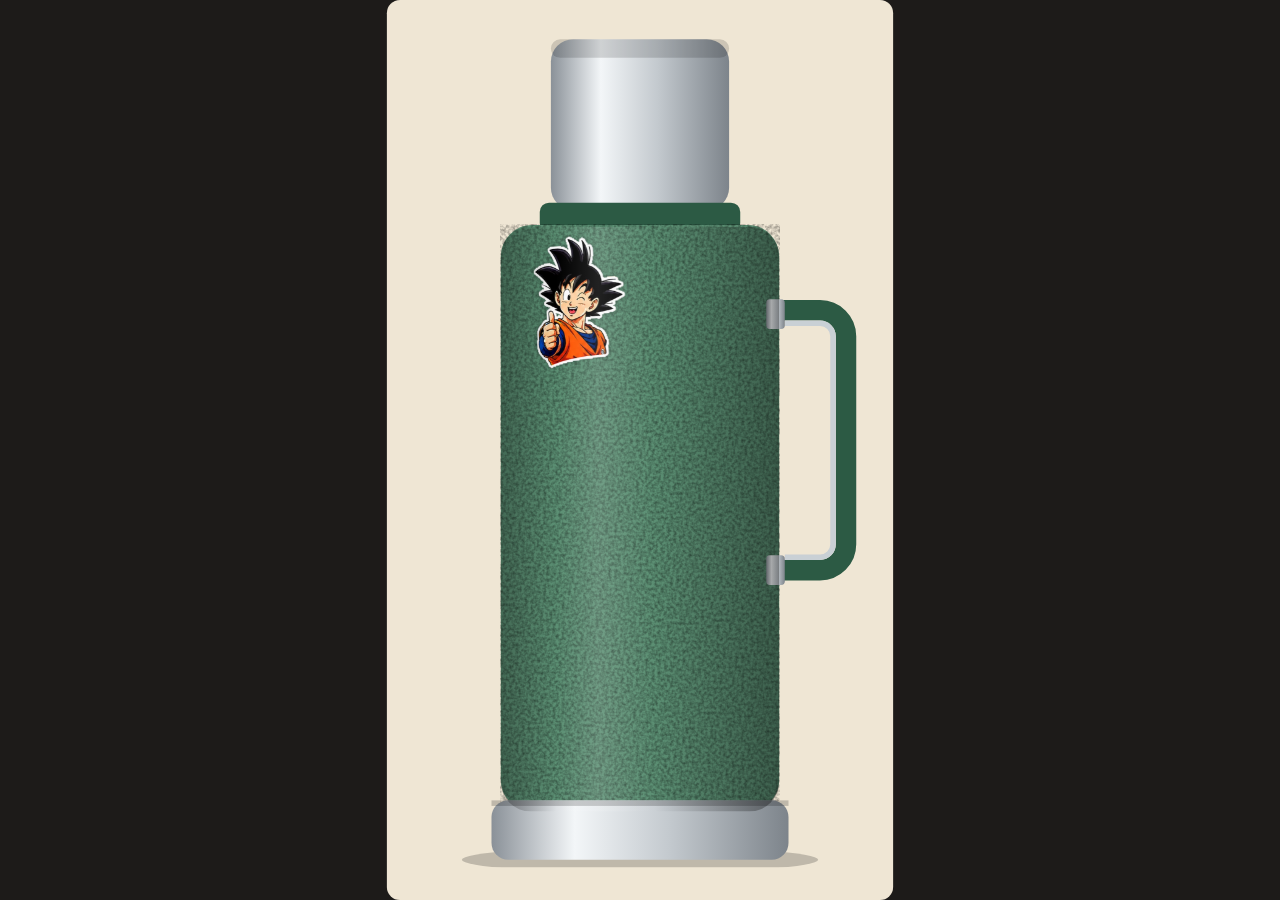
<file: demo-dragon-ball-prolijo.html>
<!doctype html><html lang="es"><meta charset="utf-8"><meta name="viewport" content="width=device-width, initial-scale=1"><title>Dragon Ball · stickers al termo</title><style>
*{box-sizing:border-box}html,body{margin:0;width:100%;height:100%;overflow:hidden;background:#1d1b19}#stage{position:absolute;width:540px;height:960px;left:50%;top:50%;margin:-480px 0 0 -270px;background:#efe6d4;overflow:hidden;border-radius:14px;transform-origin:center}#th{position:absolute;left:140px;top:34px;width:260px;height:450px;transform:scale(1.98);transform-origin:50% 0;transition:opacity .45s}#th svg{position:absolute;inset:0}#body{position:absolute;left:55px;top:105px;width:150px;height:315px;overflow:hidden;border-radius:16px}#body canvas{position:absolute;left:0;opacity:0;transition:opacity .15s;filter:drop-shadow(0 .6px .8px #0006)}#body:after{content:"";position:absolute;inset:0;pointer-events:none;background:linear-gradient(90deg,#0004,transparent 20%,#fff2 35%,transparent 55%,#0005)}.fly{position:absolute;object-fit:contain;z-index:5;filter:drop-shadow(0 3px 3px #0004);transition:all .38s cubic-bezier(.2,.8,.2,1)}#sheet{position:absolute;inset:20px;display:flex;align-items:center;justify-content:center;opacity:0;pointer-events:none;transition:opacity .5s}#sheet img{max-width:100%;max-height:100%;object-fit:contain;box-shadow:0 8px 30px #0003}
</style><div id="stage"><div id="th"><svg viewBox="0 0 260 450" width="260" height="450">
   <defs>
    <linearGradient id="steel" x1="0" x2="1"><stop offset="0" stop-color="#8a9198"/><stop offset=".28" stop-color="#f3f6f8"/><stop offset=".6" stop-color="#c3c9ce"/><stop offset="1" stop-color="#7d848b"/></linearGradient>
    <filter id="ham" x="0" y="0" width="100%" height="100%"><feTurbulence type="fractalNoise" baseFrequency=".6" numOctaves="2" seed="4"/><feColorMatrix values="0 0 0 0 0 0 0 0 0 0 0 0 0 0 0 0 0 0 .7 -.22"/></filter>
   </defs>
   <ellipse cx="130" cy="446" rx="96" ry="7" fill="#0003"/>
   <path d="M205 150h22a14 14 0 0 1 14 14v112a14 14 0 0 1-14 14h-22" fill="none" stroke="#2c5a44" stroke-width="11" stroke-linecap="round"/>
   <path d="M208 157h19a7 7 0 0 1 7 7v112a7 7 0 0 1-7 7h-19" fill="none" stroke="#c9d0d5" stroke-width="3"/>
   <rect x="82" y="4" width="96" height="92" rx="12" fill="url(#steel)"/>
   <rect x="82" y="4" width="96" height="10" rx="5" fill="#00000026"/>
   <rect x="76" y="92" width="108" height="16" rx="5" fill="#2c5a44"/>
   <rect x="55" y="104" width="150" height="316" rx="17" fill="#5b8f73"/>
   <rect x="55" y="104" width="150" height="316" rx="17" filter="url(#ham)"/>
   <rect x="50" y="414" width="160" height="32" rx="9" fill="url(#steel)"/>
   <rect x="50" y="414" width="160" height="3" fill="#0003"/>
   <rect x="198" y="144" width="10" height="16" rx="2" fill="url(#steel)"/><rect x="198" y="282" width="10" height="16" rx="2" fill="url(#steel)"/>
  </svg><div id="body"></div></div><div id="sheet"><img alt="Lámina completa Dragon Ball" src="assets/sticker-thumbs/stickers-dragon-ball.webp"></div></div><script>
const sources=["[data-uri]", "[data-uri]", "[data-uri]", "[data-uri]", "[data-uri]", "[data-uri]", "[data-uri]", "[data-uri]"];
const st=document.getElementById('stage'),th=document.getElementById('th'),bd=document.getElementById('body'),sheet=document.getElementById('sheet');const sl=ms=>new Promise(r=>setTimeout(r,ms));const raf=()=>new Promise(r=>requestAnimationFrame(r));function fit(){st.style.transform='scale('+Math.min(innerWidth/540,innerHeight/960)+')'}addEventListener('resize',fit);fit();
function attach(im,u,ty,w,h,r){const S=3,a=r*Math.PI/180,bw=Math.abs(w*Math.cos(a))+Math.abs(h*Math.sin(a)),bh=Math.abs(w*Math.sin(a))+Math.abs(h*Math.cos(a));const o=document.createElement('canvas');o.width=Math.ceil(bw*S);o.height=Math.ceil(bh*S);const c=o.getContext('2d');c.translate(o.width/2,o.height/2);c.rotate(a);c.drawImage(im,-w*S/2,-h*S/2,w*S,h*S);const cv=document.createElement('canvas');cv.width=450;cv.height=o.height;const g=cv.getContext('2d'),R=75;for(let dx=0;dx<cv.width;dx++){const xd=(dx+.5)/S-R;if(Math.abs(xd)>=R*.995)continue;const t=Math.asin(xd/R),cs=Math.cos(t),sx=(R*t-u+bw/2)*S-.5/cs;if(sx>=0&&sx+1/cs<=o.width)g.drawImage(o,sx,0,1/cs,o.height,dx,0,1,o.height)}cv.style.width='150px';cv.style.height=bh+'px';cv.style.top=(ty-105-bh/2)+'px';bd.appendChild(cv);return cv}
async function play(){const imgs=sources.map(src=>{const im=new Image();im.src=src;im.className='fly';return im});await Promise.all([...imgs,sheet.querySelector('img')].map(im=>im.decode()));await sl(350);const T=1.98,TX=(540-260*T)/2,TY=34;
for(let i=0;i<imgs.length;i++){const im=imgs[i],col=i%2,row=Math.floor(i/2),u=col?36:-36,ty=145+row*76,r=col?4:-4,w=Math.min(77,70*im.naturalWidth/im.naturalHeight),h=w*im.naturalHeight/im.naturalWidth;Object.assign(im.style,{width:w*T+'px',height:h*T+'px',left:(col?540:-w*T)+'px',top:(TY+(ty-h/2)*T)+'px',transform:'rotate('+r+'deg)'});st.appendChild(im);await raf();await raf();im.style.left=(TX+(130+u-w/2)*T)+'px';await sl(400);const cv=attach(im,u,ty,w,h,r);await raf();cv.style.opacity=1;im.style.opacity=0;await sl(140);im.remove()}
await sl(850);th.style.opacity=0;sheet.style.opacity=1;sheet.style.pointerEvents='auto'}play().catch(console.error);
</script></html>
</file>
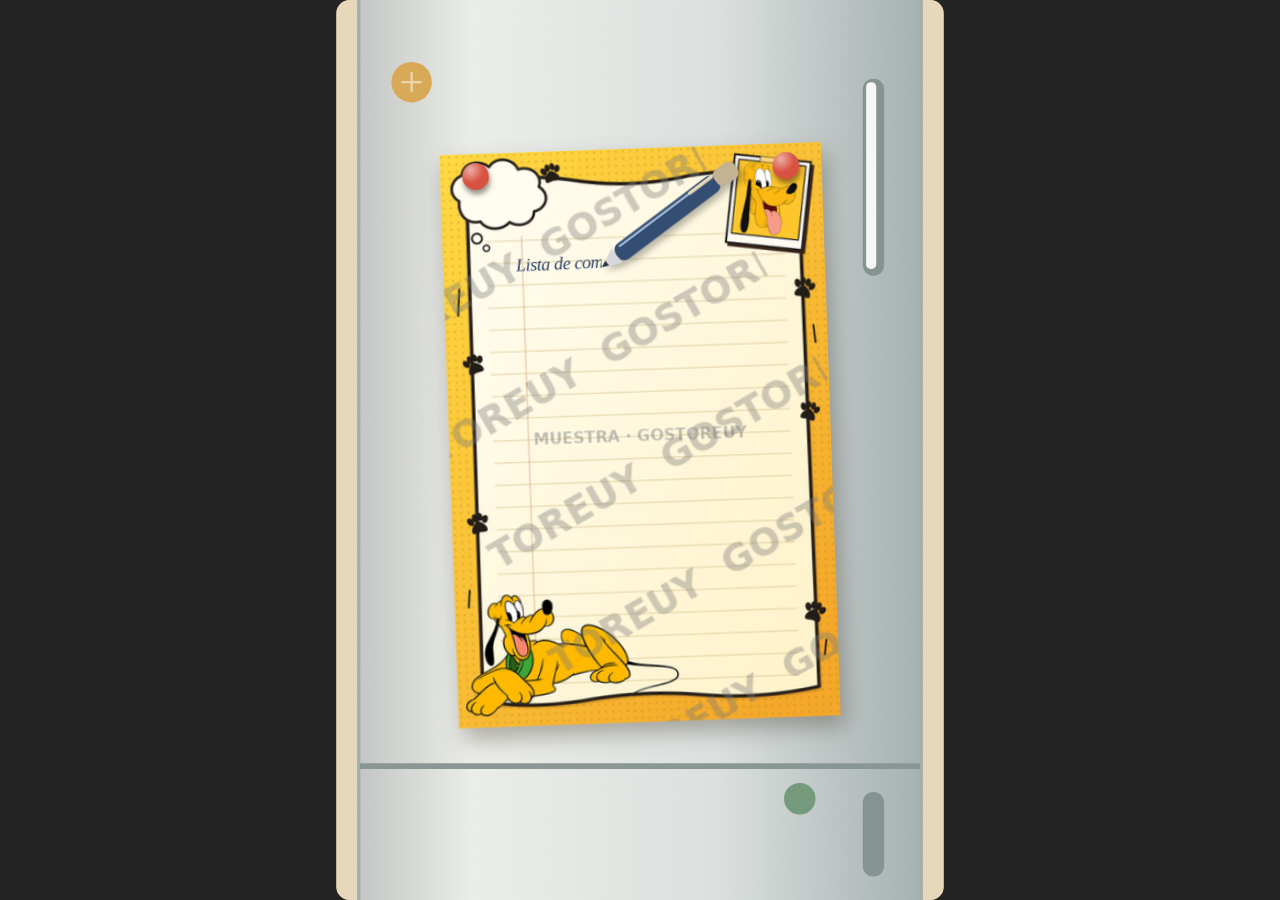
<file: demo-hojas-ilustradas.html>
<!doctype html><html lang="es"><head><meta charset="utf-8"><meta name="viewport" content="width=device-width,initial-scale=1"><title>Hojas que cuentan historias</title><style>
*{box-sizing:border-box}html,body{margin:0;height:100%;overflow:hidden;background:#242323}body{display:grid;place-items:center}#stage{width:540px;height:800px;position:absolute;left:50%;top:50%;margin:-400px 0 0 -270px;transform-origin:center;overflow:hidden;isolation:isolate;background:#bba389;border-radius:12px}#scene{position:absolute;inset:0}#paper{position:absolute;width:340px;height:510px;left:100px;top:132px;filter:drop-shadow(4px 10px 10px #30271955);transform:rotate(-3deg);transform-origin:center;opacity:0;transition:transform .7s,opacity .4s}#paper img{width:100%;height:100%;display:block;object-fit:fill}#writing{position:absolute;inset:0;overflow:hidden;pointer-events:none}.ink{position:absolute;white-space:nowrap;font-family:"Segoe Print","Bradley Hand","Comic Sans MS",cursive;font-size:16px;font-style:italic;font-weight:500;color:#29416b;line-height:1;letter-spacing:-.35px;transform:rotate(-.45deg);clip-path:inset(0 100% 0 0)}#pen{position:absolute;width:150px;height:23px;z-index:8;transform-origin:0 50%;transform:rotate(-37deg);opacity:0;pointer-events:none;filter:drop-shadow(2px 5px 3px #0004);transition:opacity .2s}#pen svg{width:100%;height:100%;overflow:visible}.magnet{position:absolute;width:24px;height:24px;top:8px;border-radius:50%;background:radial-gradient(circle at 32% 25%,#fff8,transparent 48%),var(--mag,#d85242);box-shadow:1px 4px 5px #0006;z-index:3;opacity:0;transition:opacity .25s}.magnet.a{left:20px}.magnet.b{right:20px}#envelope{position:absolute;width:370px;height:240px;left:85px;top:510px;opacity:0;pointer-events:none;transition:opacity .4s,transform .7s;transform:translateY(130px)}#envelope .back{position:absolute;inset:0;background:var(--env,#d3a774);border-radius:8px;box-shadow:0 8px 18px #0003}#envelope .front{position:absolute;inset:0;background:var(--env2,#e8c99f);clip-path:polygon(0 0,50% 58%,100% 0,100% 100%,0 100%);border-radius:8px}#heart{position:absolute;left:248px;top:599px;font-size:55px;color:#b83d48;opacity:0;transform:scale(.2);transition:opacity .35s,transform .5s;filter:drop-shadow(1px 3px 2px #0003)}#heart.show{opacity:1;transform:scale(1)}.fridge #paper{transform:rotate(-2deg)}.desk #paper{transform:rotate(-5deg)}.love #paper{transform:rotate(2deg)}.kitchen #paper{transform:rotate(-2deg)}@media(prefers-reduced-motion:reduce){*{transition-duration:0s!important}}
</style></head><body><main id="stage"><div id="scene"></div><div id="envelope"><div class="back"></div><div class="front"></div></div><div id="paper"><img id="art" alt="Hoja ilustrada original"><div id="writing"></div><i class="magnet a"></i><i class="magnet b"></i></div><div id="pen"><svg viewBox="0 0 150 23"><path d="M0 11.5L17 3.5V19.5Z" fill="#d6d8dc"/><path d="M0 11.5L6 8.8V14.2Z" fill="#293143"/><rect x="17" y="3" width="112" height="17" rx="7" fill="#344d72"/><path d="M24 6H122" stroke="#9db6d4" stroke-width="2" stroke-linecap="round"/><rect x="127" y="3" width="22" height="17" rx="6" fill="#c3b394"/><path d="M126 6H102" stroke="#e6d8b8" stroke-width="3" stroke-linecap="round"/></svg></div><div id="heart">♥</div></main><script>
const cfgs={
pluto:{src:'cuaderno-pluto.svg',scene:'fridge',x:.19,y:.18,step:.041,lines:['Lista de compras','✓ Leche y pan','✓ Huevos','✓ Fruta fresca','✓ Queso','✓ Galletitas para Pluto']},
zorrito:{src:'cuaderno-zorrito-bosque.svg',scene:'desk',x:.17,y:.18,step:.045,lines:['Querida amiga:','Que nunca te falten','los pequeños momentos','que hacen especial el día.','Te mando un abrazo.','Con cariño ♥']},
garfield:{src:'cuaderno-garfield.png',scene:'kitchen',x:.23,y:.30,step:.041,lines:['Lasaña de Garfield','Salsa de tomate','Pasta y mucho queso','Capas de amor...','¡Al horno!','No compartir :)']},
snoopy:{src:'cuaderno-snoopy.png',scene:'love',x:.16,y:.30,step:.041,lines:['Para alguien especial:','Gracias por hacer','mis días más lindos.','Te quiero hasta','la luna y de vuelta.','Con todo mi cariño ♥']}
};
const stage=document.querySelector('#stage'),paper=document.querySelector('#paper'),art=document.querySelector('#art'),writing=document.querySelector('#writing'),pen=document.querySelector('#pen'),env=document.querySelector('#envelope'),heart=document.querySelector('#heart');
const cfg=cfgs[new URLSearchParams(location.search).get('hoja')]||cfgs.pluto;stage.className=cfg.scene;
const scene=document.querySelector('#scene');
const grain='<filter id="grain"><feTurbulence type="fractalNoise" baseFrequency=".65" numOctaves="3" stitchTiles="stitch"/><feColorMatrix type="saturate" values="0"/></filter>';
const scenes={
fridge:'<defs><linearGradient id="metal"><stop stop-color="#c4c7c5"/><stop offset=".2" stop-color="#eceee9"/><stop offset=".64" stop-color="#dce1df"/><stop offset="1" stop-color="#a6b1b1"/></linearGradient>'+grain+'</defs><rect width="540" height="800" fill="#e8d9bc"/><rect x="20" y="-60" width="500" height="920" rx="44" fill="url(#metal)" stroke="#a4afab" stroke-width="3"/><path d="M21 681H519" stroke="#899794" stroke-width="5"/><rect x="468" y="70" width="19" height="175" rx="9" fill="#859391"/><rect x="471" y="73" width="9" height="166" rx="4" fill="#f6f8f4"/><rect x="468" y="704" width="19" height="75" rx="9" fill="#859391"/><circle cx="67" cy="73" r="18" fill="#d9a955"/><path d="M58 73h18M67 64v18" stroke="#fff8" stroke-width="2"/><circle cx="412" cy="710" r="14" fill="#749a7b"/><rect width="540" height="800" filter="url(#grain)" opacity=".035"/>',
desk:'<defs><linearGradient id="wood" x2=".8" y2="1"><stop stop-color="#cfa77b"/><stop offset="1" stop-color="#926b49"/></linearGradient>'+grain+'</defs><rect width="540" height="800" fill="url(#wood)"/><g fill="none" stroke="#614325" opacity=".14" stroke-width="2"><path d="M0 94Q190 107 540 85M0 227Q280 210 540 232M0 359Q300 370 540 340M0 487Q220 474 540 492M0 640Q270 660 540 624M0 740Q230 725 540 748"/></g><rect width="540" height="800" filter="url(#grain)" opacity=".06"/><g transform="translate(459 84)"><circle r="52" fill="#705444" opacity=".25" transform="translate(3 7)"/><circle r="46" fill="#f3e8d7"/><circle r="36" fill="#6a3a24"/><path d="M43 -12q28 -7 22 17t-22 12" fill="none" stroke="#f3e8d7" stroke-width="9"/></g><g transform="translate(52 688) rotate(-30)" fill="#b16e36"><ellipse rx="16" ry="41"/><path d="M0 -40V40" stroke="#70482e"/></g><g transform="translate(87 740) rotate(45)" fill="#dfb05c"><ellipse rx="13" ry="35"/><path d="M0 -35V35" stroke="#a06d3a"/></g>',
kitchen:'<defs><linearGradient id="stone" x2="1" y2="1"><stop stop-color="#eee5d4"/><stop offset="1" stop-color="#d1c4ad"/></linearGradient>'+grain+'</defs><rect width="540" height="800" fill="url(#stone)"/><g fill="none" stroke="#a79b87" opacity=".26"><path d="M-30 100Q300 200 570 120M-30 500Q210 400 570 600M-30 720Q240 600 570 740"/></g><rect width="540" height="800" filter="url(#grain)" opacity=".04"/><g transform="translate(467 686)"><circle r="99" fill="#fff5e4" stroke="#bfaf95" stroke-width="3"/><rect x="-65" y="-45" width="130" height="90" rx="16" fill="#bb5d31" stroke="#8a3f1d" stroke-width="4"/><path d="M-60 -23H60M-60 0H60M-60 25H60" stroke="#f6ca66" stroke-width="9" stroke-linecap="round"/><g fill="#45834a"><ellipse cx="15" cy="-20" rx="8" ry="15" transform="rotate(30)"/><ellipse cx="-22" cy="10" rx="7" ry="14" transform="rotate(-30)"/></g></g><g transform="translate(55 90)"><circle r="26" fill="#c34d31"/><circle cx="-17" cy="31" r="20" fill="#d95b3a"/><path d="M0 -19l-13 -10 10 3 6 -8 5 11 12 2Z" fill="#487c42"/></g>',
love:'<defs><linearGradient id="pink" x2="1" y2="1"><stop stop-color="#f0d9d5"/><stop offset="1" stop-color="#c7a3a5"/></linearGradient>'+grain+'</defs><rect width="540" height="800" fill="url(#pink)"/><rect width="540" height="800" filter="url(#grain)" opacity=".035"/><g transform="translate(466 79) rotate(24)"><path d="M-24 -26Q0 -46 24 -26L29 36H-29Z" fill="#f4e6d9"/><path d="M0 24V-20M0 -5l-15 -13M0 5l14 -15" stroke="#547b59" stroke-width="4"/><circle cy="-23" r="13" fill="#c87988"/><circle cx="-16" cy="-19" r="10" fill="#d7959d"/><circle cx="15" cy="-15" r="11" fill="#e7adb1"/></g><g fill="#b15e6d" opacity=".42"><path d="M40 690C5 665 25 644 40 661C55 644 75 665 40 690Z"/><path d="M482 734C455 711 469 694 482 707C495 694 509 711 482 734Z"/></g>'
};
scene.innerHTML='<svg viewBox="0 0 540 800" width="540" height="800" xmlns="http://www.w3.org/2000/svg">'+scenes[cfg.scene]+'</svg>';
function fit(){stage.style.transform='scale('+Math.min(innerWidth/540,innerHeight/800)+')'}addEventListener('resize',fit);fit();
const wait=ms=>new Promise(r=>setTimeout(r,ms));const frame=()=>new Promise(r=>requestAnimationFrame(r));
function point(x,y){const a=paper.getBoundingClientRect(),b=stage.getBoundingClientRect(),scale=b.width/540;const angle=cfg.scene==='desk'?-5:cfg.scene==='love'?2:-2,rad=angle*Math.PI/180;return [100+170+(x-170)*Math.cos(rad)-(y-255)*Math.sin(rad),132+255+(x-170)*Math.sin(rad)+(y-255)*Math.cos(rad)]}
async function write(line,i){const el=document.createElement('div');el.className='ink';el.textContent=line;const x=cfg.x*340,y=(cfg.y+i*cfg.step)*510;el.style.left=x+'px';el.style.top=y+'px';writing.appendChild(el);const w=el.offsetWidth;const ms=470+line.length*11;const t0=performance.now();pen.style.opacity=1;await new Promise(resolve=>{function draw(now){const t=Math.min(1,(now-t0)/ms),progress=t;el.style.clipPath='inset(0 '+(100-progress*100)+'% 0 0)';const [px,py]=point(x+w*progress,y+13+Math.sin(progress*line.length*3)*2);pen.style.left=px+'px';pen.style.top=(py-11.5)+'px';if(t<1)requestAnimationFrame(draw);else resolve()}requestAnimationFrame(draw)});await wait(70)}
async function play(){art.src=cfg.src;await art.decode();paper.style.opacity=1;await wait(350);if(cfg.scene==='fridge'){paper.querySelectorAll('.magnet').forEach(x=>x.style.opacity=1);await wait(200)}for(let i=0;i<cfg.lines.length;i++)await write(cfg.lines[i],i);pen.style.opacity=0;await wait(750);if(cfg.scene==='desk'||cfg.scene==='love'){env.style.setProperty('--env',cfg.scene==='love'?'#bd6678':'#c79a65');env.style.setProperty('--env2',cfg.scene==='love'?'#e3a5b1':'#ebcfab');env.style.opacity=1;env.style.transform='translateY(0)';await wait(450);paper.style.transform='translateY(85px) rotate(0deg) scale(.72)';await wait(700);if(cfg.scene==='love')heart.classList.add('show')} }
play().catch(()=>{art.src=cfg.src;paper.style.opacity=1});
</script></body></html>
</file>
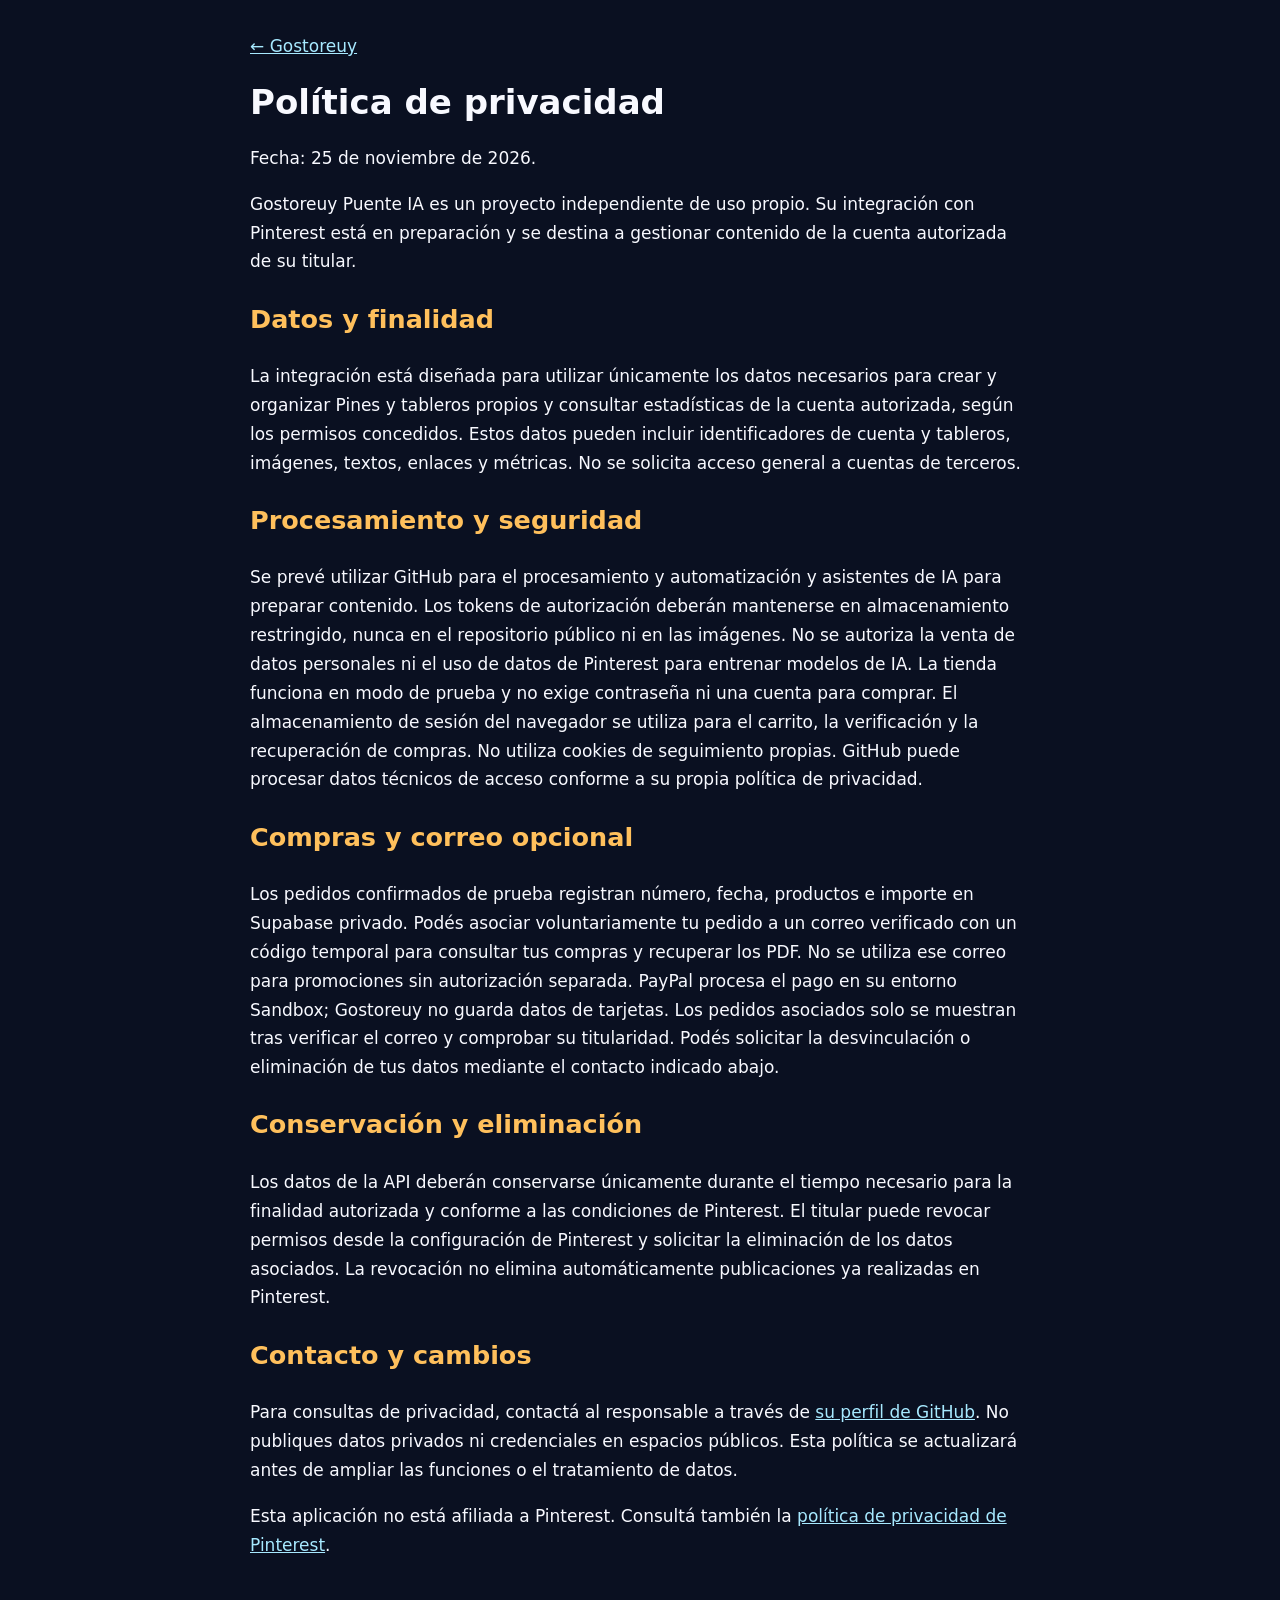
<file: privacy.html>
<!doctype html><html lang="es"><head><meta charset="utf-8"><meta name="viewport" content="width=device-width,initial-scale=1"><title>Política de privacidad — Gostoreuy</title><style>body{background:#0a1021;color:#f8f9ff;font:17px/1.7 system-ui;margin:auto;max-width:780px;padding:32px}a{color:#a7e9ff}h1{line-height:1.1}h2{color:#ffc05c}</style></head><body><a href="index.html">← Gostoreuy</a><h1>Política de privacidad</h1><p>Fecha: 25 de noviembre de 2026.</p><p>Gostoreuy Puente IA es un proyecto independiente de uso propio. Su integración con Pinterest está en preparación y se destina a gestionar contenido de la cuenta autorizada de su titular.</p><h2>Datos y finalidad</h2><p>La integración está diseñada para utilizar únicamente los datos necesarios para crear y organizar Pines y tableros propios y consultar estadísticas de la cuenta autorizada, según los permisos concedidos. Estos datos pueden incluir identificadores de cuenta y tableros, imágenes, textos, enlaces y métricas. No se solicita acceso general a cuentas de terceros.</p><h2>Procesamiento y seguridad</h2><p>Se prevé utilizar GitHub para el procesamiento y automatización y asistentes de IA para preparar contenido. Los tokens de autorización deberán mantenerse en almacenamiento restringido, nunca en el repositorio público ni en las imágenes. No se autoriza la venta de datos personales ni el uso de datos de Pinterest para entrenar modelos de IA. La tienda funciona en modo de prueba y no exige contraseña ni una cuenta para comprar. El almacenamiento de sesión del navegador se utiliza para el carrito, la verificación y la recuperación de compras. No utiliza cookies de seguimiento propias. GitHub puede procesar datos técnicos de acceso conforme a su propia política de privacidad.</p><h2>Compras y correo opcional</h2><p>Los pedidos confirmados de prueba registran número, fecha, productos e importe en Supabase privado. Podés asociar voluntariamente tu pedido a un correo verificado con un código temporal para consultar tus compras y recuperar los PDF. No se utiliza ese correo para promociones sin autorización separada. PayPal procesa el pago en su entorno Sandbox; Gostoreuy no guarda datos de tarjetas. Los pedidos asociados solo se muestran tras verificar el correo y comprobar su titularidad. Podés solicitar la desvinculación o eliminación de tus datos mediante el contacto indicado abajo.</p><h2>Conservación y eliminación</h2><p>Los datos de la API deberán conservarse únicamente durante el tiempo necesario para la finalidad autorizada y conforme a las condiciones de Pinterest. El titular puede revocar permisos desde la configuración de Pinterest y solicitar la eliminación de los datos asociados. La revocación no elimina automáticamente publicaciones ya realizadas en Pinterest.</p><h2>Contacto y cambios</h2><p>Para consultas de privacidad, contactá al responsable a través de <a href="https://github.com/gvelazcamp">su perfil de GitHub</a>. No publiques datos privados ni credenciales en espacios públicos. Esta política se actualizará antes de ampliar las funciones o el tratamiento de datos.</p><p>Esta aplicación no está afiliada a Pinterest. Consultá también la <a href="https://policy.pinterest.com/privacy-policy">política de privacidad de Pinterest</a>.</p></body></html>
</file>
<file: gostore-cart.css>
.site-nav{flex-wrap:wrap}.go-cart-toggle{border:1px solid #ffc05c;background:#ffbf6417;color:#ffcf83;border-radius:11px;padding:9px 12px;font:inherit;font-size:13px;white-space:nowrap;cursor:pointer}.go-buy-panel{display:grid;gap:7px;border-top:1px solid #ffffff20;padding-top:12px;margin-top:12px;width:100%;min-width:0}.go-price{font-size:20px;color:#ffca76;font-weight:850;font-variant-numeric:tabular-nums}.go-digital{color:#b9c6dc;font-size:11px;line-height:1.35}.go-buy-actions{display:grid;gap:6px;grid-template-columns:1fr}.go-add,.go-buy,.go-checkout,.go-back,.go-close,.go-remove{font:inherit;cursor:pointer;border-radius:9px}.go-add,.go-buy{padding:9px 6px;font-size:12px;font-weight:750;line-height:1.3;white-space:normal}.go-add{color:#ffe1ac;background:#ffbf6412;border:1px solid #ffc05c70}.go-add[aria-pressed=true]{color:#c8efd8;border-color:#66c99c70;background:#66c99c13}.go-buy,.go-checkout{background:#ffc05c;color:#14192b;border:1px solid #ffc05c;font-weight:800}.go-buy:hover:not(:disabled),.go-checkout:hover:not(:disabled){background:#ffda91}.go-add:hover:not(:disabled){background:#ffbf6430}.go-buy-actions button:disabled,.go-checkout:disabled{opacity:.5;cursor:not-allowed}.go-cart-dialog{color:#f8f9ff;background:#10182b;border:1px solid #3a4761;border-radius:20px;padding:22px;width:min(94vw,490px);max-height:92dvh;overflow:auto;box-shadow:0 18px 60px #0009}.go-cart-dialog::backdrop{background:#030710bf}.go-cart-bar{display:flex;justify-content:space-between;align-items:center;gap:10px}.go-cart-bar h2{margin:0;font-size:24px}.go-close{background:transparent;color:#cdd8ea;border:1px solid #ffffff33;font-size:25px;width:38px;height:38px}.go-cart-note,.go-payment-note{font-size:13px;line-height:1.5;color:#bac6db}.go-cart-list{display:grid;gap:10px;margin:16px 0}.go-cart-item{display:grid;grid-template-columns:60px minmax(0,1fr) auto;align-items:center;gap:12px;padding:10px;background:#1b253b;border:1px solid #ffffff15;border-radius:11px}.go-cart-item img{width:60px;height:60px;object-fit:contain;border-radius:7px;background:#fff}.go-cart-info,.go-cart-end{display:grid;gap:4px}.go-cart-info strong{font-size:14px;overflow-wrap:anywhere}.go-cart-info small{color:#b4c3d9;font-size:11px}.go-cart-end{text-align:right;font-size:14px}.go-remove{font-size:12px;background:none;color:#d4def0;border:0;padding:4px;text-decoration:underline}.go-cart-footer{border-top:1px solid #ffffff25;padding-top:14px;display:grid;gap:10px}.go-total{display:flex;justify-content:space-between;align-items:center;font-size:16px}.go-total strong{color:#ffc05c;font-size:23px}.go-payment-note{margin:0}.go-checkout,.go-back{min-height:44px;padding:10px}.go-back{border:1px solid #ffffff35;background:transparent;color:#dbe4f5}.go-empty{text-align:center;padding:18px 0}.go-toast{position:fixed;bottom:18px;left:50%;transform:translate(-50%,12px);opacity:0;pointer-events:none;background:#26344d;border:1px solid #ffc05c80;color:white;padding:12px 18px;border-radius:12px;z-index:1000;transition:opacity .18s,transform .18s;font-size:14px;max-width:90vw}.go-toast.go-show{opacity:1;transform:translate(-50%,0)}.go-buy-panel button:focus-visible,.go-cart-dialog button:focus-visible,.go-cart-toggle:focus-visible{outline:2px solid #ffda91;outline-offset:2px}.pa-controls .go-buy-panel{flex-basis:100%}@media(max-width:540px){.site-nav{gap:9px;justify-content:flex-start}.go-cart-toggle{font-size:12px;padding:8px}.go-cart-dialog{padding:15px}.go-price{font-size:17px}.go-cart-item{gap:8px;grid-template-columns:49px minmax(0,1fr) auto}.go-cart-item img{width:49px;height:49px}}
.go-history-offer{margin-top:18px;padding:14px;border:1px solid #a78bfa65;background:#a78bfa12;border-radius:12px;display:grid;gap:8px}.go-history-offer p{margin:0}.go-history-offer button,.go-history-dialog button:not(.go-close){padding:10px 12px}.go-history-content{display:grid;gap:12px;margin-top:14px}.go-history-form{display:grid;gap:12px}.go-history-form label{display:grid;gap:6px;font-size:13px;color:#d9e3f4}.go-history-form input{font:inherit;width:100%;box-sizing:border-box;background:#202b43;color:#fff;border:1px solid #596882;border-radius:8px;padding:12px}.go-history-summary,.go-history-order{display:grid;gap:8px;padding:14px;border:1px solid #ffffff20;border-radius:12px;background:#1b253b;overflow-wrap:anywhere}.go-history-order ul{padding-left:19px;margin:4px 0;font-size:13px;line-height:1.6}.go-history-summary strong{color:#ffca76}.go-history-dialog .go-payment-note{min-height:1.4em}
</file>
<file: gostore-header.css>
/* Header compacto + botones hero (gostoreuy) */
html body .site-header.gh-ready{position:sticky!important;top:0;z-index:60!important;display:flex!important;flex-direction:row!important;flex-wrap:nowrap!important;align-items:center!important;justify-content:space-between!important;gap:20px!important;min-height:62px;max-width:none!important;width:100%!important;margin:0!important;box-sizing:border-box;padding:10px max(16px,calc((100% - 1100px)/2))!important;background:rgba(10,16,33,.82);-webkit-backdrop-filter:blur(14px);backdrop-filter:blur(14px);border-bottom:1px solid rgba(255,255,255,.07)}
html body .site-header.gh-ready>.site-brand{font-size:21px!important;letter-spacing:-.02em;line-height:1!important}
.gh-star{color:#ffc05c}
.gh-ready .site-nav{display:flex!important;align-items:center;gap:22px!important;margin-left:auto;width:auto!important;max-width:none!important;font-size:14px!important}
.gh-ready .site-nav>.go-cart-toggle{display:none!important}
.gh-actions{display:flex;gap:6px;flex-shrink:0}
.gh-ib{position:relative;width:42px;height:42px;display:grid;place-items:center;border-radius:12px;background:rgba(255,255,255,.04);border:1px solid rgba(255,255,255,.09);cursor:pointer;padding:0;color:#ffd27a}
.gh-ib:hover{background:rgba(255,193,107,.1);border-color:rgba(255,193,107,.4)}
.gh-ib:focus-visible,.gh-item:focus-visible,.gh-go:focus-visible{outline:2px solid #ffda91;outline-offset:2px}
.gh-ib svg,.gh-item svg,.gh-go svg{width:20px;height:20px;fill:none;stroke:currentColor;stroke-width:1.8;stroke-linecap:round;stroke-linejoin:round}
.gh-badge{position:absolute;top:-6px;right:-6px;min-width:19px;height:19px;padding:0 4px;border-radius:10px;background:linear-gradient(135deg,#ffd27a,#ff9a5a);color:#1a1204;font:800 11px/19px system-ui;text-align:center;border:2px solid #0a1021}
.gh-badge[hidden]{display:none}
.gh-menu{display:none}
@media(max-width:760px){
 .gh-ready .site-nav{display:none!important}
 .gh-menu{display:grid}
 html body .site-header.gh-ready{padding:10px 16px!important}
}
/* Drawer */
.gh-overlay{position:fixed;inset:0;background:rgba(3,5,12,.6);z-index:900;opacity:0;pointer-events:none;transition:opacity .2s}
.gh-overlay.open{opacity:1;pointer-events:auto}
.gh-drawer{position:fixed;top:0;right:0;bottom:0;width:min(86vw,320px);z-index:901;background:#0f1528;border-left:1px solid rgba(255,255,255,.08);padding:16px 16px 20px;display:flex;flex-direction:column;gap:2px;overflow-y:auto;transform:translateX(100%);transition:transform .25s ease;visibility:hidden;color:#f8f9ff}
.gh-drawer.open{transform:none;visibility:visible}
.gh-dtop{display:flex;justify-content:space-between;align-items:center;margin-bottom:14px}
.gh-dtop strong{font-size:19px}
.gh-item{display:flex;align-items:center;justify-content:space-between;width:100%;min-height:52px;padding:0 12px;border-radius:12px;background:none;border:0;color:#f8f9ff;font:600 15.5px system-ui;text-decoration:none;cursor:pointer;text-align:left}
.gh-item>span{display:flex;align-items:center;gap:12px}
.gh-item>span svg{color:#ffd27a}
.gh-item>svg{color:#6f7894;width:16px;height:16px;transition:transform .2s}
.gh-item:hover,.gh-acc[aria-expanded=true]{background:rgba(255,193,107,.08)}
.gh-acc[aria-expanded=true]>svg{transform:rotate(180deg)}
.gh-sub{margin:2px 0 8px 43px;border-left:1px solid rgba(255,255,255,.1);display:flex;flex-direction:column}
.gh-sub[hidden]{display:none}
.gh-sub a{padding:11px 14px;color:#aab1c7;font-size:14px;text-decoration:none}
.gh-sub a:hover{color:#ffc05c}
.gh-cartbox{margin-top:auto;border-radius:16px;padding:14px;background:rgba(255,193,107,.07);border:1px solid rgba(255,193,107,.25);display:grid;gap:4px}
.gh-cartbox small{color:#aab1c7;font-size:12.5px}
.gh-go{margin-top:10px;height:48px;border:0;border-radius:13px;background:linear-gradient(90deg,#ffd27a,#ffad5e);color:#1a1204;font:700 15px system-ui;display:flex;align-items:center;justify-content:center;gap:8px;cursor:pointer}
body.gh-lock{overflow:hidden}
/* Botones del hero */
.hero-actions .ha-ico{width:18px;height:18px;fill:none;stroke:currentColor;stroke-width:2;stroke-linecap:round;stroke-linejoin:round;flex-shrink:0}
.hero-secondary .ha-l{display:inline-flex;align-items:center;gap:8px}
.hero-secondary .ha-l .ha-ico{color:#ffd27a;stroke-width:1.8}
.hero-secondary>.ha-ico{color:#6f7894;width:15px;height:15px}
@media(max-width:700px){
 .hero-actions{display:grid!important;grid-template-columns:1fr 1fr;gap:10px!important}
 .hero-actions a.hero-primary{grid-column:1/-1;min-height:54px;font-size:15.5px;border-radius:14px;padding:0 16px}
 .hero-actions a.hero-secondary{min-height:52px;justify-content:center;padding:0 8px;font-size:13.5px;border-radius:14px;white-space:nowrap}
 .hero-secondary>.ha-ico{display:none}
}
/* Etiqueta de colección por encima de los stickers */
.stage-label{z-index:20;background:rgba(10,16,33,.85);padding:6px 10px;border-radius:8px}
/* Tienda creativa: las 4 tarjetas con el mismo formato */
#galeria .shop-card:not(.remera-extra):not(.taza-extra)>:is(a,.go-sample-image){position:relative;aspect-ratio:4/3;overflow:hidden}
#galeria .shop-card:not(.remera-extra):not(.taza-extra)>:is(a,.go-sample-image) img{width:100%!important;height:100%!important;aspect-ratio:auto!important;object-fit:cover!important}
#galeria #producto-libros>a{background:#a8dcd0}
#galeria #producto-libros>a img{object-fit:contain!important}
#galeria #producto-remeras .go-sample-image img{object-position:center 15%!important}
#galeria .shop-card:not(.remera-extra):not(.taza-extra) .go-buy-panel{grid-template-rows:auto!important;margin-top:auto}
#galeria .shop-card:not(.remera-extra):not(.taza-extra) .go-buy-actions{display:none!important}
#galeria .shop-card .shop-cta{order:99;margin-top:12px;width:100%;min-height:48px;display:flex;align-items:center;justify-content:center;border-radius:12px;background:linear-gradient(110deg,#ffda83,#ffae4c);color:#14192b;font-weight:800;font-size:15px;text-decoration:none;box-sizing:border-box}
#galeria .shop-card .shop-cta:hover{filter:brightness(1.05)}
#galeria .shop-card .shop-cta:focus-visible{outline:2px solid #ffda91;outline-offset:2px}
</file>
